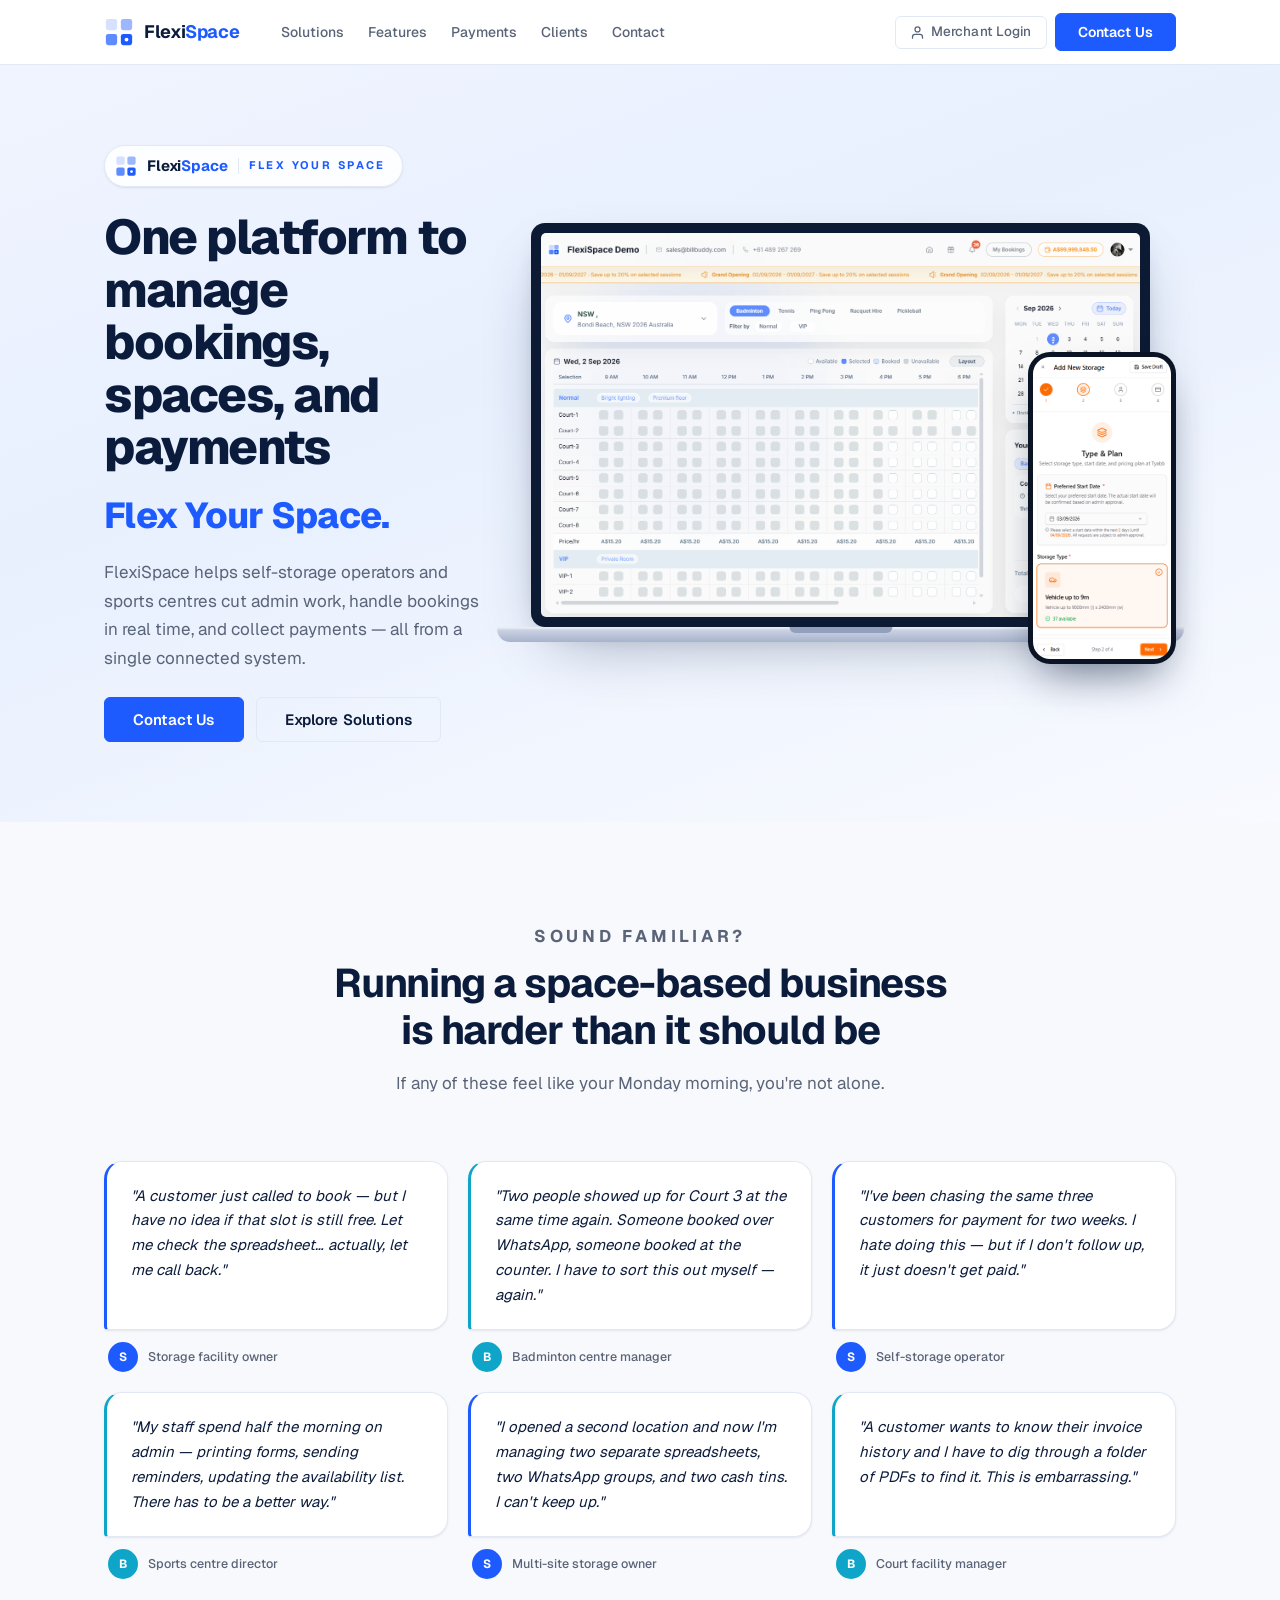
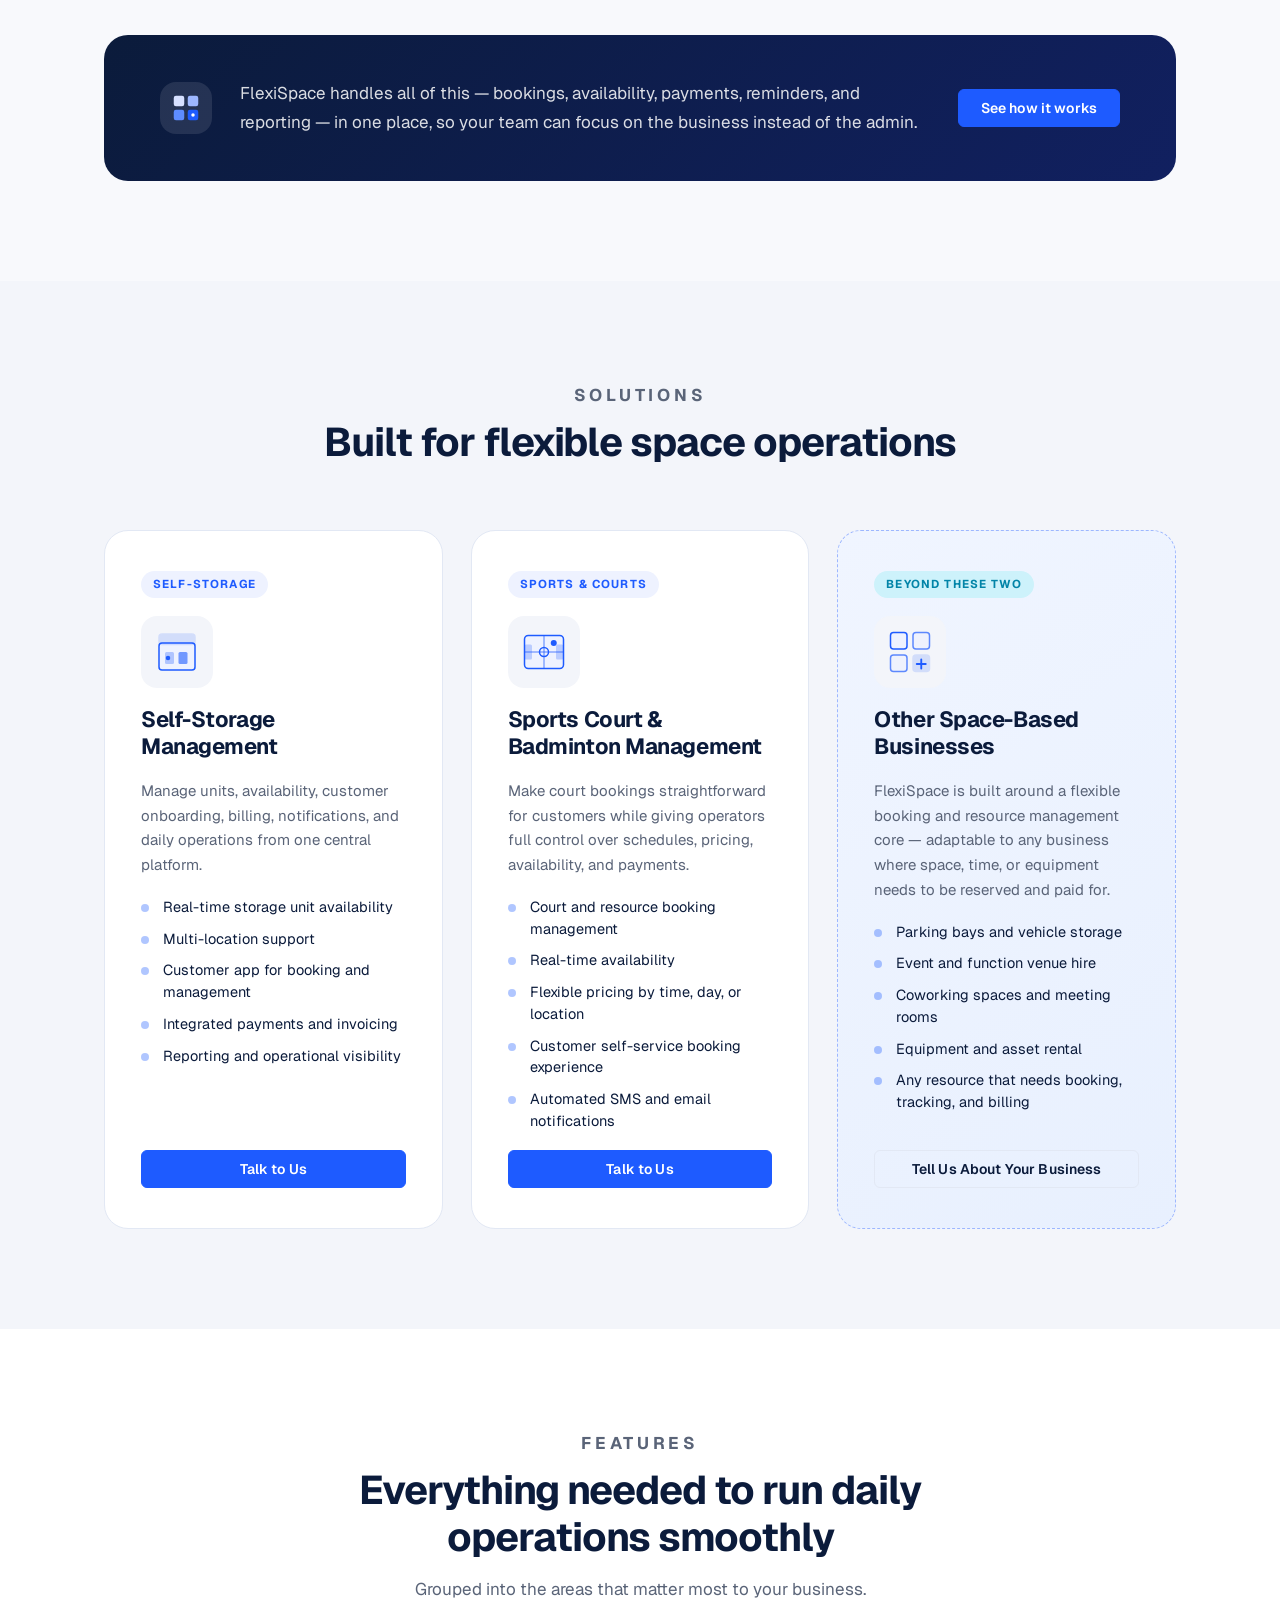
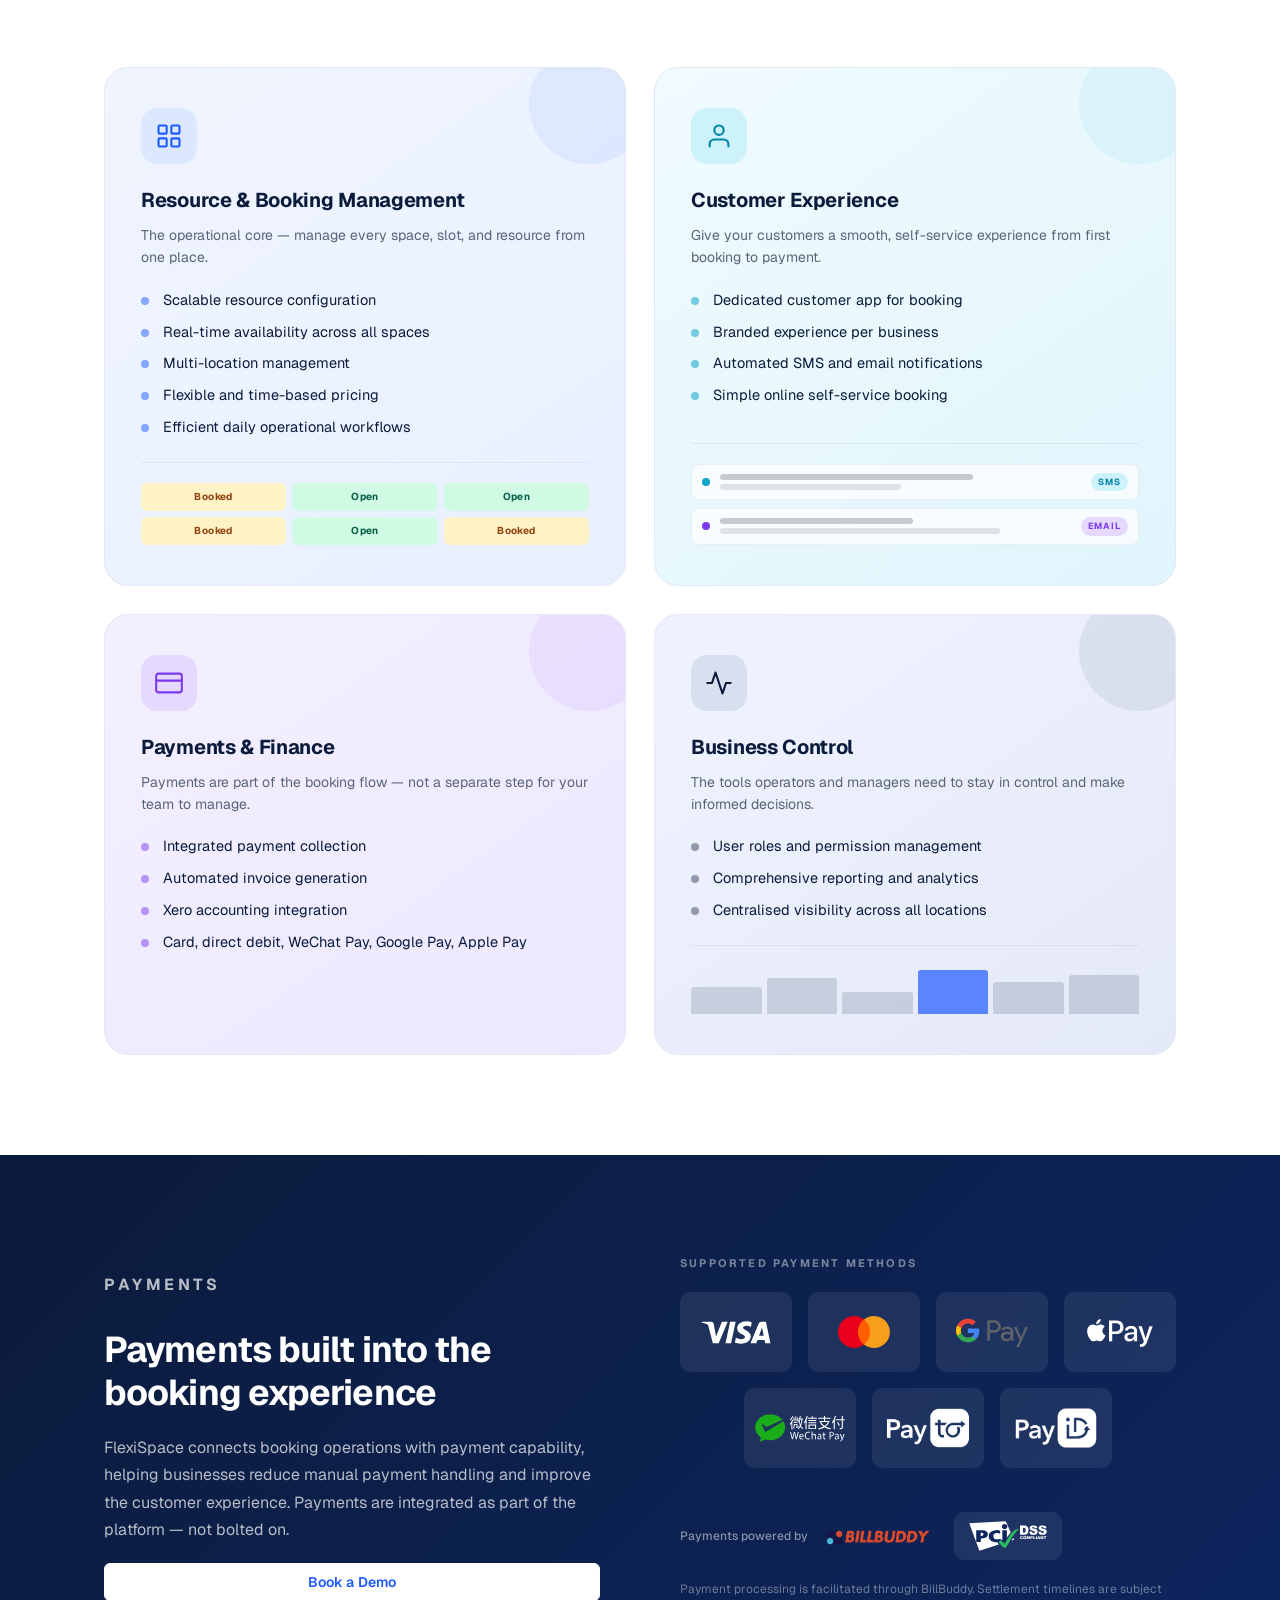
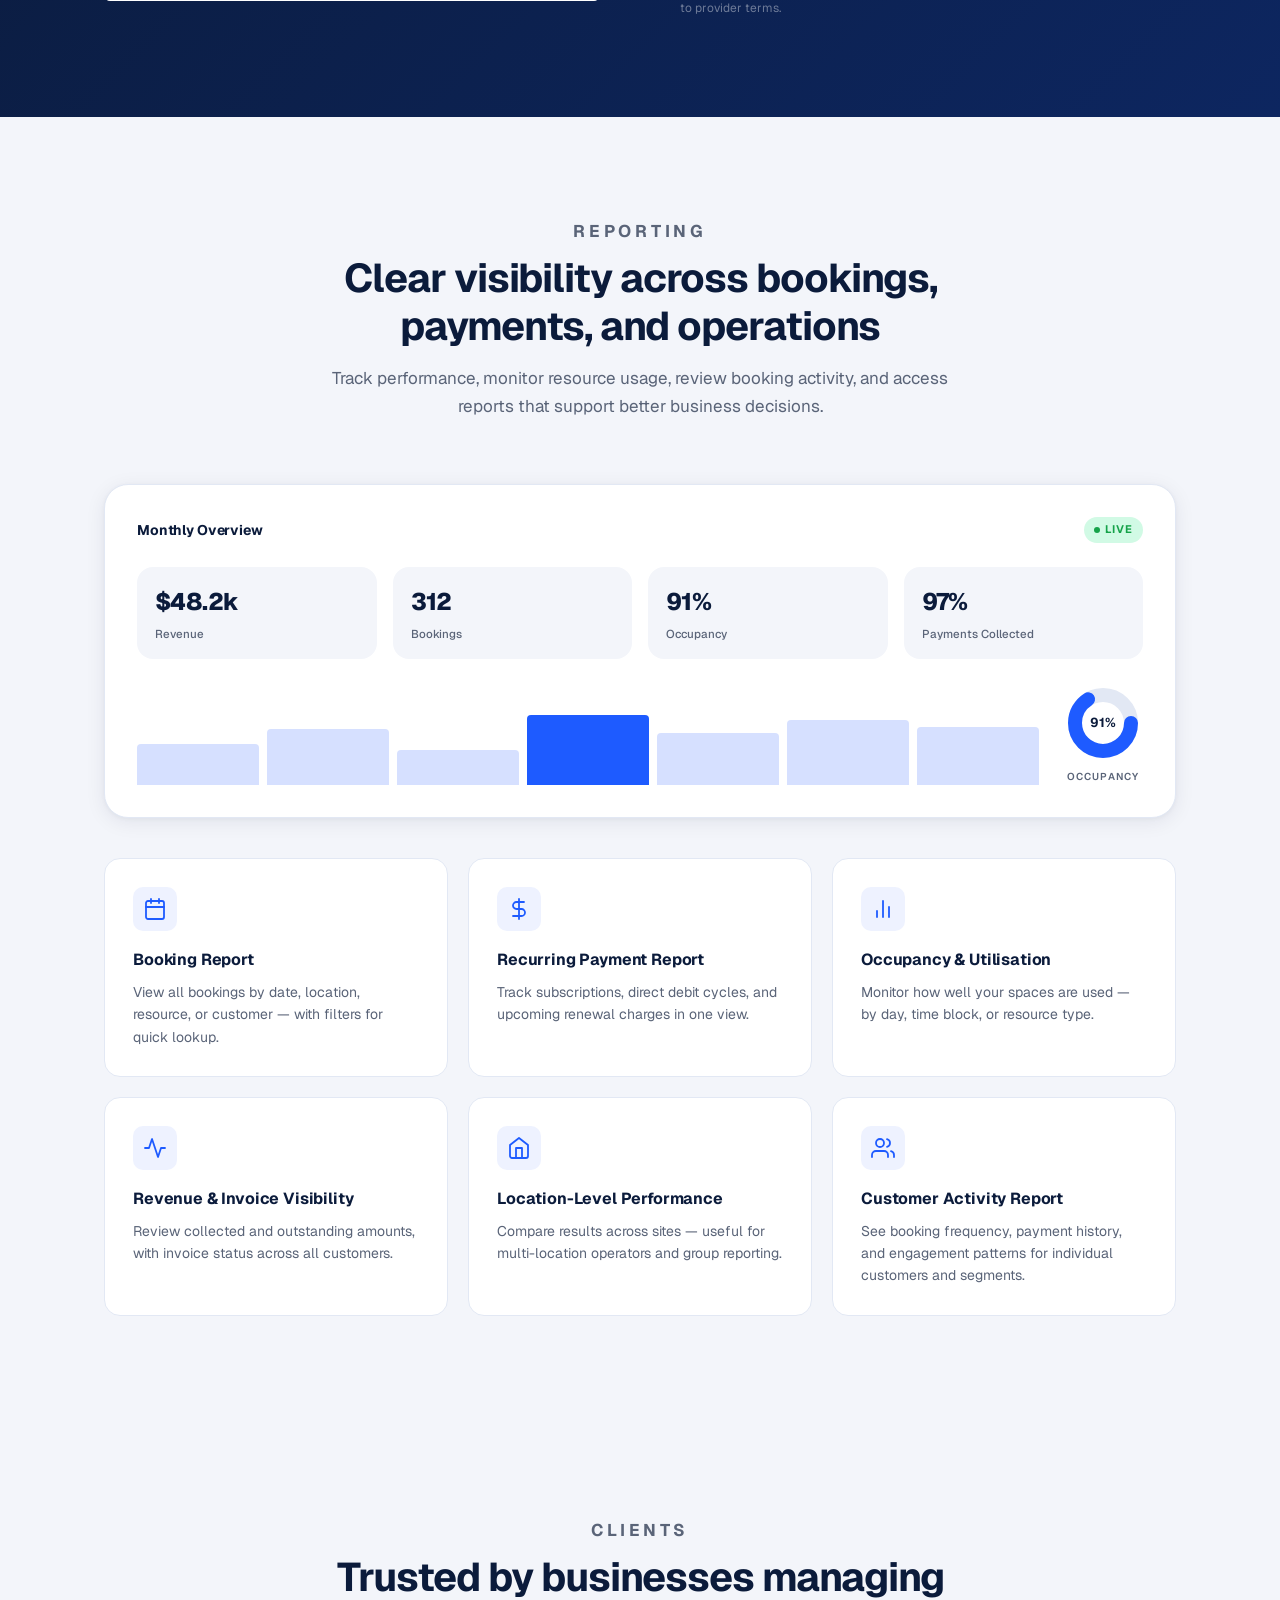
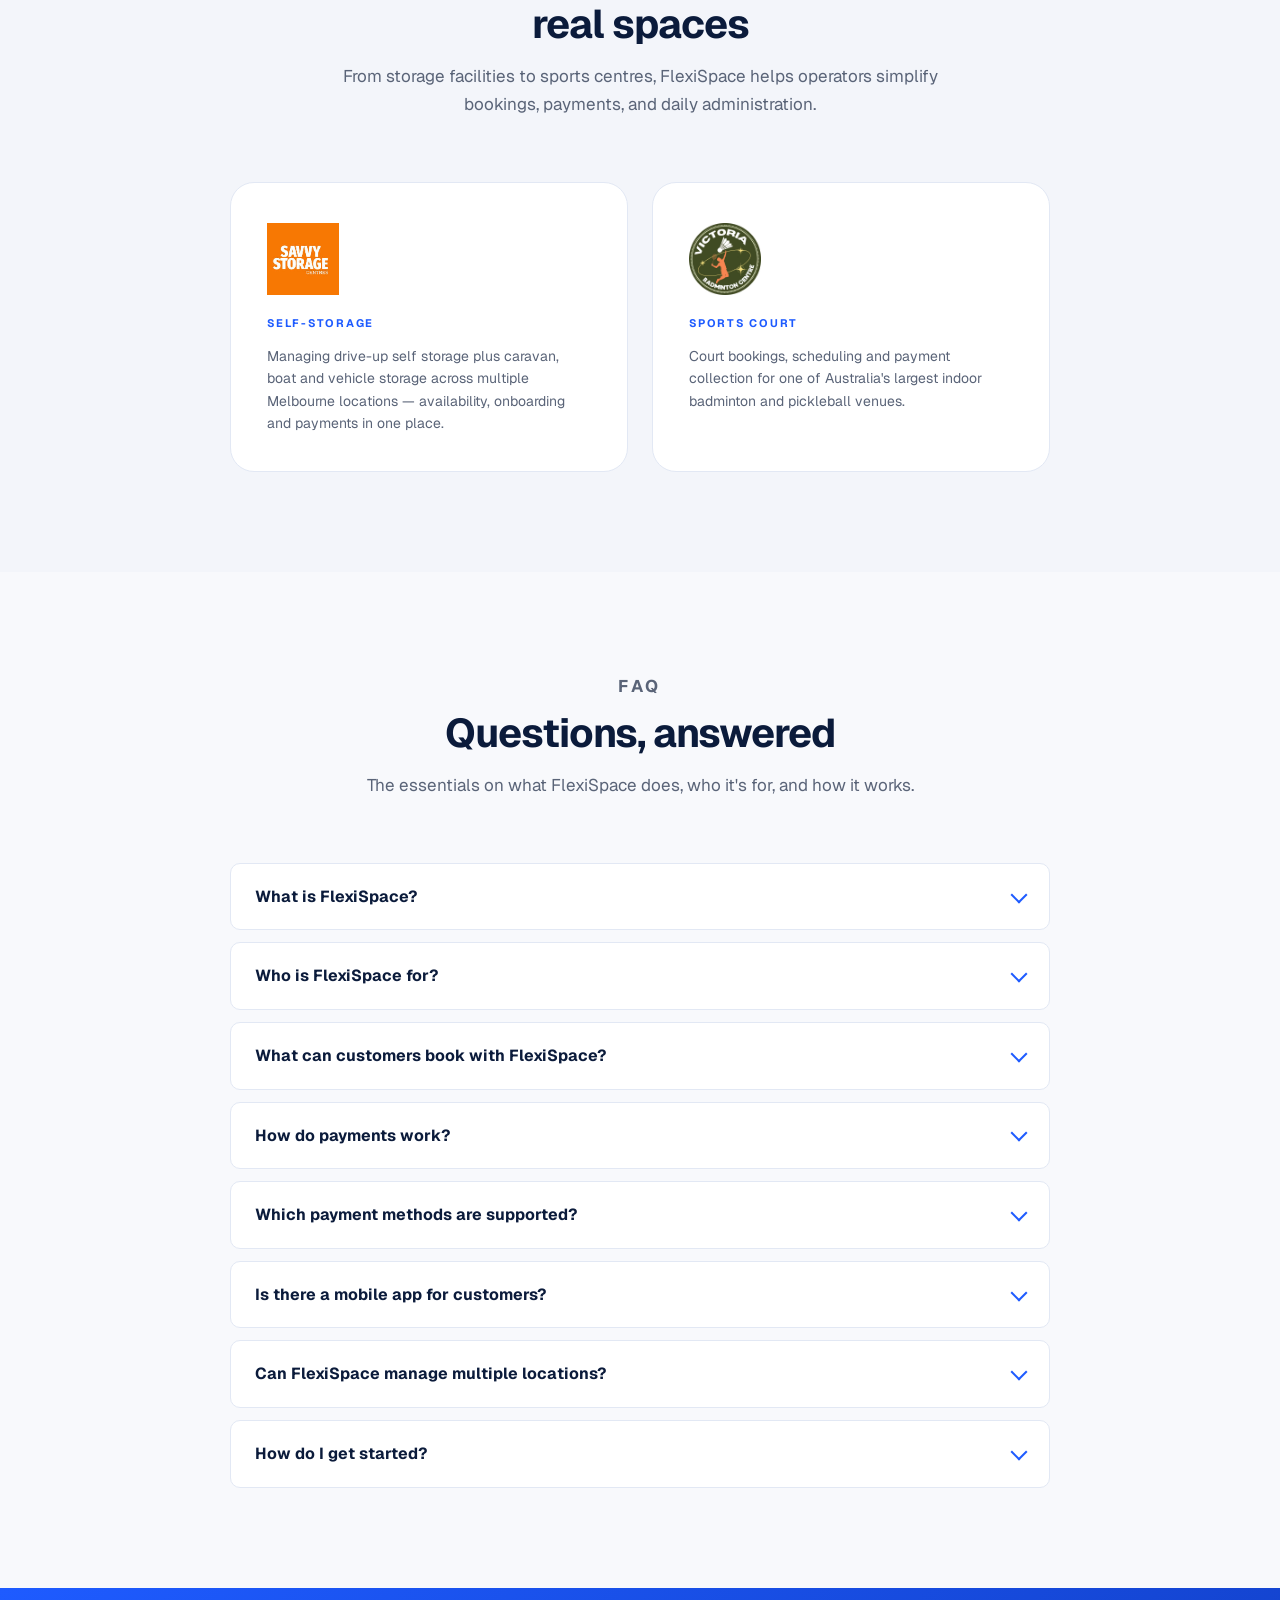
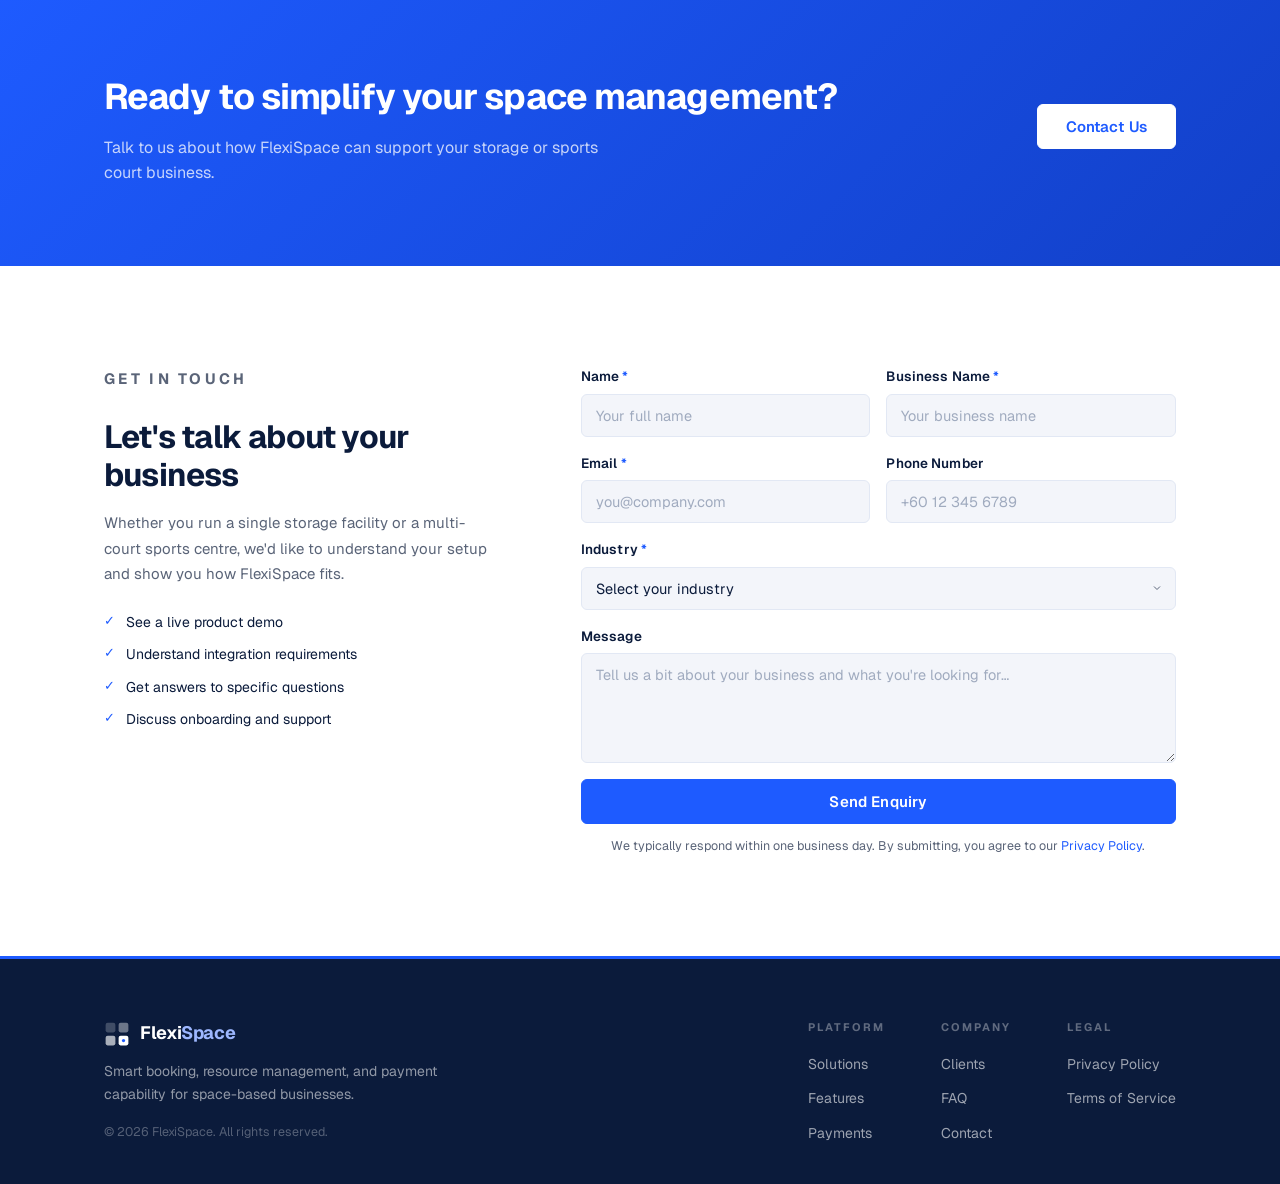
<file: index.html>
<!doctype html>
<html lang="en">
<head>
  <meta charset="utf-8" />
  <meta name="google-site-verification" content="gmSFHXnNNxuq0Q97L1HBFZqB6OiCsT_LtN3_jStMKjU" />
  <title>FlexiSpace — Smart Booking &amp; Resource Management Software</title>
  <meta name="viewport" content="width=device-width, initial-scale=1" />
  <meta name="description" content="Booking and payment software for self-storage operators and sports & court venues — manage real-time availability, automate bookings and collect payments." />
  <meta name="keywords" content="self-storage management software, sports court booking software, badminton court booking system, resource booking management, space management software, booking and payment platform, storage unit management, real-time availability, integrated payments" />
  <meta name="author" content="Bill Buddy" />
  <meta name="robots" content="index, follow, max-image-preview:large, max-snippet:-1" />
  <link rel="canonical" href="https://flexispace.com.au/" />

  <!-- Open Graph -->
  <meta property="og:type" content="website" />
  <meta property="og:site_name" content="FlexiSpace" />
  <meta property="og:url" content="https://flexispace.com.au/" />
  <meta property="og:title" content="FlexiSpace — Smart Booking &amp; Resource Management Software" />
  <meta property="og:description" content="One platform to manage bookings, spaces and payments — for self-storage operators and sports &amp; court venues. Real-time availability and integrated payments." />
  <meta property="og:image" content="https://flexispace.com.au/assets/og-image.png" />
  <meta property="og:image:width" content="1200" />
  <meta property="og:image:height" content="630" />
  <meta property="og:image:alt" content="FlexiSpace — Flex Your Space. Smart booking, spaces and payments." />
  <meta property="og:locale" content="en_AU" />

  <!-- Twitter -->
  <meta name="twitter:card" content="summary_large_image" />
  <meta name="twitter:title" content="FlexiSpace — Smart Booking &amp; Resource Management Software" />
  <meta name="twitter:description" content="One platform to manage bookings, spaces and payments — for self-storage operators and sports &amp; court venues." />
  <meta name="twitter:image" content="https://flexispace.com.au/assets/og-image.png" />

  <meta name="theme-color" content="#1E5BFF" />
  <link rel="icon" type="image/svg+xml" href="assets/svg/flexispace-icon.svg" />
  <link rel="apple-touch-icon" href="assets/apple-touch-icon.png" />
  <link rel="preconnect" href="https://fonts.googleapis.com" />
  <link rel="preconnect" href="https://fonts.gstatic.com" crossorigin />
  <link href="https://fonts.googleapis.com/css2?family=Geist:wght@400;500;600;700;800&family=Manrope:wght@400;500;600;700;800&display=swap" rel="stylesheet" />
  <link rel="stylesheet" href="styles.css" />

  <!-- Structured data (SEO + AI answer engines) -->
  <script type="application/ld+json">
  {
    "@context": "https://schema.org",
    "@graph": [
      {
        "@type": "Organization",
        "@id": "https://flexispace.com.au/#organization",
        "name": "FlexiSpace",
        "url": "https://flexispace.com.au/",
        "logo": "https://flexispace.com.au/assets/og-image.png",
        "email": "sales@billbuddy.com",
        "description": "FlexiSpace is a booking and payment platform for self-storage operators and sports/court businesses, built by Bill Buddy.",
        "parentOrganization": { "@type": "Organization", "name": "Bill Buddy" },
        "areaServed": { "@type": "Country", "name": "Australia" }
      },
      {
        "@type": "WebSite",
        "@id": "https://flexispace.com.au/#website",
        "url": "https://flexispace.com.au/",
        "name": "FlexiSpace",
        "publisher": { "@id": "https://flexispace.com.au/#organization" },
        "inLanguage": "en-AU"
      },
      {
        "@type": "SoftwareApplication",
        "name": "FlexiSpace",
        "applicationCategory": "BusinessApplication",
        "operatingSystem": "Web, iOS, Android",
        "url": "https://flexispace.com.au/",
        "publisher": { "@id": "https://flexispace.com.au/#organization" },
        "description": "Booking, resource management and integrated payments for self-storage operators and sports/court venues: real-time availability, multi-location management, automated invoicing and notifications, and reporting.",
        "offers": { "@type": "Offer", "price": "0", "priceCurrency": "AUD", "description": "Contact FlexiSpace for pricing." },
        "areaServed": { "@type": "Country", "name": "Australia" }
      }
    ]
  }
  </script>

  <!-- Plausible Analytics (cookieless) — pageviews + outbound links + file downloads -->
  <script defer data-domain="flexispace.com.au" src="https://plausible.io/js/script.file-downloads.outbound-links.js"></script>
  <script>window.plausible = window.plausible || function () { (window.plausible.q = window.plausible.q || []).push(arguments) }</script>
</head>
<body>

<!-- ════════════════════════════════════════════════════════════
     HEADER / NAV
════════════════════════════════════════════════════════════ -->
<header class="site-header">
  <div class="container nav-inner">

    <a href="#top" class="nav-logo" aria-label="FlexiSpace — home">
      <svg class="nav-logo__icon" width="30" height="30" viewBox="0 0 64 64" fill="none" aria-hidden="true">
        <rect x="4"  y="4"  width="24" height="24" rx="5" fill="#D6E0FF"/>
        <rect x="36" y="4"  width="24" height="24" rx="5" fill="#9DB7FF"/>
        <rect x="4"  y="36" width="24" height="24" rx="5" fill="#5E8CFF"/>
        <rect x="36" y="36" width="24" height="24" rx="5" fill="#1E5BFF"/>
        <circle cx="48" cy="48" r="4" fill="#fff"/>
      </svg>
      <span class="nav-logo__text">Flexi<span class="accent">Space</span></span>
    </a>

    <!-- Mobile hamburger -->
    <button class="nav-toggle" aria-label="Toggle menu" aria-expanded="false" aria-controls="nav-menu">
      <span></span><span></span><span></span>
    </button>

    <nav class="nav-links" id="nav-menu" aria-label="Primary">
      <a href="#solutions">Solutions</a>
      <a href="#features">Features</a>
      <a href="#payments">Payments</a>
      <a href="#clients">Clients</a>
      <a href="#contact">Contact</a>
    </nav>

    <div class="nav-actions">
      <a href="https://merchant.flexispace.com.au/login" class="btn btn-ghost-sm" aria-label="Merchant portal login" target="_blank" rel="noopener">
        <svg width="15" height="15" viewBox="0 0 24 24" fill="none" stroke="currentColor" stroke-width="2" stroke-linecap="round" stroke-linejoin="round" aria-hidden="true">
          <path d="M20 21v-2a4 4 0 0 0-4-4H8a4 4 0 0 0-4 4v2"/>
          <circle cx="12" cy="7" r="4"/>
        </svg>
        Merchant Login
      </a>
      <a href="#contact" class="btn btn-primary nav-cta">Contact Us</a>
    </div>
  </div>
</header>


<!-- ════════════════════════════════════════════════════════════
     HERO
════════════════════════════════════════════════════════════ -->
<section class="hero" aria-label="Hero">
  <div class="container hero-inner">

    <div class="hero-content">
      <!-- Logo with tagline lockup -->
      <div class="hero-lockup">
        <svg width="22" height="22" viewBox="0 0 64 64" fill="none" aria-hidden="true">
          <rect x="4"  y="4"  width="24" height="24" rx="5" fill="#D6E0FF"/>
          <rect x="36" y="4"  width="24" height="24" rx="5" fill="#9DB7FF"/>
          <rect x="4"  y="36" width="24" height="24" rx="5" fill="#5E8CFF"/>
          <rect x="36" y="36" width="24" height="24" rx="5" fill="#1E5BFF"/>
          <circle cx="48" cy="48" r="4" fill="#fff"/>
        </svg>
        <span class="hero-lockup__word">Flexi<span class="accent">Space</span></span>
        <span class="hero-lockup__divider" aria-hidden="true"></span>
        <span class="hero-lockup__tagline">Flex Your Space</span>
      </div>
      <h1>One platform to manage bookings, spaces, and payments</h1>
      <p class="hero-tagline">Flex Your Space.</p>
      <p class="hero-sub">FlexiSpace helps self-storage operators and sports centres cut admin work, handle bookings in real time, and collect payments — all from a single connected system.</p>
      <div class="hero-actions">
        <a href="#contact" class="btn btn-primary btn-lg">Contact Us</a>
        <a href="#solutions" class="btn btn-outline btn-lg">Explore Solutions</a>
      </div>
    </div>

    <!-- Dual-device hero: desktop booking dashboard (laptop) + phone booking app -->
    <div class="hero-visual">
      <div class="hero-shots">
        <div class="device-laptop">
          <div class="device-laptop__frame">
            <img src="assets/hero-desktop.png" width="1406" height="901"
                 alt="FlexiSpace court booking dashboard on desktop" loading="eager" />
          </div>
          <div class="device-laptop__base"></div>
        </div>
        <div class="device-phone">
          <div class="device-phone__frame">
            <img src="assets/hero-mobile.png" width="326" height="712"
                 alt="FlexiSpace self-storage booking on mobile" loading="eager" />
          </div>
        </div>
      </div>
    </div>
  </div>
</section>


<!-- ════════════════════════════════════════════════════════════
     PAIN POINTS
════════════════════════════════════════════════════════════ -->
<section class="pain" id="pain" aria-labelledby="pain-title">
  <div class="container">

    <div class="section-head">
      <p class="eyebrow">Sound familiar?</p>
      <h2 id="pain-title">Running a space-based business is harder than it should be</h2>
      <p>If any of these feel like your Monday morning, you're not alone.</p>
    </div>

    <!-- Thought bubbles grid -->
    <div class="pain-thoughts">

      <div class="thought thought--1">
        <div class="thought__bubble">
          "A customer just called to book — but I have no idea if that slot is still free. Let me check the spreadsheet… actually, let me call back."
        </div>
        <div class="thought__meta">
          <div class="thought__avatar" aria-hidden="true">S</div>
          <span>Storage facility owner</span>
        </div>
      </div>

      <div class="thought thought--2">
        <div class="thought__bubble">
          "Two people showed up for Court 3 at the same time again. Someone booked over WhatsApp, someone booked at the counter. I have to sort this out myself — again."
        </div>
        <div class="thought__meta">
          <div class="thought__avatar thought__avatar--teal" aria-hidden="true">B</div>
          <span>Badminton centre manager</span>
        </div>
      </div>

      <div class="thought thought--3">
        <div class="thought__bubble">
          "I've been chasing the same three customers for payment for two weeks. I hate doing this — but if I don't follow up, it just doesn't get paid."
        </div>
        <div class="thought__meta">
          <div class="thought__avatar" aria-hidden="true">S</div>
          <span>Self-storage operator</span>
        </div>
      </div>

      <div class="thought thought--4">
        <div class="thought__bubble">
          "My staff spend half the morning on admin — printing forms, sending reminders, updating the availability list. There has to be a better way."
        </div>
        <div class="thought__meta">
          <div class="thought__avatar thought__avatar--teal" aria-hidden="true">B</div>
          <span>Sports centre director</span>
        </div>
      </div>

      <div class="thought thought--5">
        <div class="thought__bubble">
          "I opened a second location and now I'm managing two separate spreadsheets, two WhatsApp groups, and two cash tins. I can't keep up."
        </div>
        <div class="thought__meta">
          <div class="thought__avatar" aria-hidden="true">S</div>
          <span>Multi-site storage owner</span>
        </div>
      </div>

      <div class="thought thought--6">
        <div class="thought__bubble">
          "A customer wants to know their invoice history and I have to dig through a folder of PDFs to find it. This is embarrassing."
        </div>
        <div class="thought__meta">
          <div class="thought__avatar thought__avatar--teal" aria-hidden="true">B</div>
          <span>Court facility manager</span>
        </div>
      </div>

    </div>

    <!-- Resolution -->
    <div class="pain-resolution">
      <div class="pain-resolution__icon" aria-hidden="true">
        <svg width="28" height="28" viewBox="0 0 64 64" fill="none">
          <rect x="4"  y="4"  width="24" height="24" rx="5" fill="#D6E0FF"/>
          <rect x="36" y="4"  width="24" height="24" rx="5" fill="#9DB7FF"/>
          <rect x="4"  y="36" width="24" height="24" rx="5" fill="#5E8CFF"/>
          <rect x="36" y="36" width="24" height="24" rx="5" fill="#1E5BFF"/>
          <circle cx="48" cy="48" r="4" fill="#fff"/>
        </svg>
      </div>
      <p>FlexiSpace handles all of this — bookings, availability, payments, reminders, and reporting — in one place, so your team can focus on the business instead of the admin.</p>
      <a href="#solutions" class="btn btn-primary">See how it works</a>
    </div>

  </div>
</section>


<!-- ════════════════════════════════════════════════════════════
     SOLUTIONS
════════════════════════════════════════════════════════════ -->
<section class="solutions" id="solutions" aria-labelledby="solutions-title">
  <div class="container">
    <div class="section-head">
      <p class="eyebrow">Solutions</p>
      <h2 id="solutions-title">Built for flexible space operations</h2>
    </div>

    <div class="solutions-grid">

      <!-- Card 1 -->
      <div class="solution-card">
        <div class="solution-card__tag">Self-Storage</div>
        <div class="solution-card__visual" aria-hidden="true">
          <svg width="48" height="48" viewBox="0 0 64 64" fill="none">
            <rect x="8" y="20" width="48" height="36" rx="4" fill="#EEF2FF" stroke="#1E5BFF" stroke-width="2"/>
            <rect x="8" y="8" width="48" height="14" rx="4" fill="#1E5BFF" opacity="0.15" stroke="#1E5BFF" stroke-width="2"/>
            <rect x="16" y="32" width="12" height="16" rx="2" fill="#1E5BFF" opacity="0.3"/>
            <rect x="34" y="32" width="12" height="16" rx="2" fill="#1E5BFF" opacity="0.6"/>
            <circle cx="20" cy="40" r="3" fill="#1E5BFF"/>
          </svg>
        </div>
        <h3>Self-Storage Management</h3>
        <p>Manage units, availability, customer onboarding, billing, notifications, and daily operations from one central platform.</p>
        <ul class="solution-list">
          <li>Real-time storage unit availability</li>
          <li>Multi-location support</li>
          <li>Customer app for booking and management</li>
          <li>Integrated payments and invoicing</li>
          <li>Reporting and operational visibility</li>
        </ul>
        <a href="#contact" class="btn btn-primary">Talk to Us</a>
      </div>

      <!-- Card 2 -->
      <div class="solution-card">
        <div class="solution-card__tag">Sports &amp; Courts</div>
        <div class="solution-card__visual" aria-hidden="true">
          <svg width="48" height="48" viewBox="0 0 64 64" fill="none">
            <rect x="6" y="10" width="52" height="44" rx="5" fill="#EEF2FF" stroke="#1E5BFF" stroke-width="2"/>
            <line x1="32" y1="10" x2="32" y2="54" stroke="#1E5BFF" stroke-width="2" opacity="0.5"/>
            <line x1="6"  y1="32" x2="58" y2="32" stroke="#1E5BFF" stroke-width="2" opacity="0.5"/>
            <circle cx="32" cy="32" r="6" stroke="#1E5BFF" stroke-width="2" fill="none"/>
            <rect x="6"  y="22" width="10" height="20" rx="2" fill="#1E5BFF" opacity="0.25"/>
            <rect x="48" y="22" width="10" height="20" rx="2" fill="#1E5BFF" opacity="0.25"/>
            <circle cx="45" cy="20" r="4" fill="#1E5BFF"/>
          </svg>
        </div>
        <h3>Sports Court &amp; Badminton Management</h3>
        <p>Make court bookings straightforward for customers while giving operators full control over schedules, pricing, availability, and payments.</p>
        <ul class="solution-list">
          <li>Court and resource booking management</li>
          <li>Real-time availability</li>
          <li>Flexible pricing by time, day, or location</li>
          <li>Customer self-service booking experience</li>
          <li>Automated SMS and email notifications</li>
        </ul>
        <a href="#contact" class="btn btn-primary">Talk to Us</a>
      </div>

      <!-- Card 3 — Other Industries -->
      <div class="solution-card solution-card--other">
        <div class="solution-card__tag solution-card__tag--teal">Beyond These Two</div>
        <div class="solution-card__visual" aria-hidden="true">
          <svg width="48" height="48" viewBox="0 0 64 64" fill="none">
            <!-- 4-quadrant grid suggesting "many types" -->
            <rect x="6"  y="6"  width="22" height="22" rx="4" fill="#EEF2FF" stroke="#1E5BFF" stroke-width="2"/>
            <rect x="36" y="6"  width="22" height="22" rx="4" fill="#EEF2FF" stroke="#1E5BFF" stroke-width="2" opacity="0.7"/>
            <rect x="6"  y="36" width="22" height="22" rx="4" fill="#EEF2FF" stroke="#1E5BFF" stroke-width="2" opacity="0.7"/>
            <rect x="36" y="36" width="22" height="22" rx="4" fill="#1E5BFF" opacity="0.15" stroke="#1E5BFF" stroke-width="2"/>
            <!-- Plus symbol in bottom-right cell -->
            <line x1="47" y1="42" x2="47" y2="54" stroke="#1E5BFF" stroke-width="2.5" stroke-linecap="round"/>
            <line x1="41" y1="48" x2="53" y2="48" stroke="#1E5BFF" stroke-width="2.5" stroke-linecap="round"/>
          </svg>
        </div>
        <h3>Other Space-Based Businesses</h3>
        <p>FlexiSpace is built around a flexible booking and resource management core — adaptable to any business where space, time, or equipment needs to be reserved and paid for.</p>
        <ul class="solution-list">
          <li>Parking bays and vehicle storage</li>
          <li>Event and function venue hire</li>
          <li>Coworking spaces and meeting rooms</li>
          <li>Equipment and asset rental</li>
          <li>Any resource that needs booking, tracking, and billing</li>
        </ul>
        <a href="#contact" class="btn btn-outline">Tell Us About Your Business</a>
      </div>

    </div>
  </div>
</section>


<!-- ════════════════════════════════════════════════════════════
     FEATURES
════════════════════════════════════════════════════════════ -->
<section class="features" id="features" aria-labelledby="features-title">
  <div class="container">
    <div class="section-head">
      <p class="eyebrow">Features</p>
      <h2 id="features-title">Everything needed to run daily operations smoothly</h2>
      <p>Grouped into the areas that matter most to your business.</p>
    </div>

    <div class="feature-categories">

      <!-- Category 1 — Resource & Booking -->
      <div class="feat-category feat-category--blue">
        <div class="feat-category__icon-wrap" aria-hidden="true">
          <svg width="28" height="28" viewBox="0 0 24 24" fill="none" stroke="currentColor" stroke-width="1.8" stroke-linecap="round" stroke-linejoin="round">
            <rect x="3" y="3" width="7" height="7" rx="1"/>
            <rect x="14" y="3" width="7" height="7" rx="1"/>
            <rect x="3" y="14" width="7" height="7" rx="1"/>
            <rect x="14" y="14" width="7" height="7" rx="1"/>
          </svg>
        </div>
        <h3>Resource &amp; Booking Management</h3>
        <p class="feat-category__desc">The operational core — manage every space, slot, and resource from one place.</p>
        <ul class="feat-list">
          <li>Scalable resource configuration</li>
          <li>Real-time availability across all spaces</li>
          <li>Multi-location management</li>
          <li>Flexible and time-based pricing</li>
          <li>Efficient daily operational workflows</li>
        </ul>
        <!-- Mini visual: availability grid -->
        <div class="feat-mini-visual" aria-hidden="true">
          <div class="fmv-grid">
            <div class="fmv-cell fmv-cell--booked">Booked</div>
            <div class="fmv-cell fmv-cell--avail">Open</div>
            <div class="fmv-cell fmv-cell--avail">Open</div>
            <div class="fmv-cell fmv-cell--booked">Booked</div>
            <div class="fmv-cell fmv-cell--avail">Open</div>
            <div class="fmv-cell fmv-cell--booked">Booked</div>
          </div>
        </div>
      </div>

      <!-- Category 2 — Customer Experience -->
      <div class="feat-category feat-category--teal">
        <div class="feat-category__icon-wrap" aria-hidden="true">
          <svg width="28" height="28" viewBox="0 0 24 24" fill="none" stroke="currentColor" stroke-width="1.8" stroke-linecap="round" stroke-linejoin="round">
            <path d="M20 21v-2a4 4 0 0 0-4-4H8a4 4 0 0 0-4 4v2"/>
            <circle cx="12" cy="7" r="4"/>
          </svg>
        </div>
        <h3>Customer Experience</h3>
        <p class="feat-category__desc">Give your customers a smooth, self-service experience from first booking to payment.</p>
        <ul class="feat-list">
          <li>Dedicated customer app for booking</li>
          <li>Branded experience per business</li>
          <li>Automated SMS and email notifications</li>
          <li>Simple online self-service booking</li>
        </ul>
        <!-- Mini visual: notification mockup -->
        <div class="feat-mini-visual" aria-hidden="true">
          <div class="fmv-notif">
            <div class="fmv-notif__dot"></div>
            <div class="fmv-notif__lines">
              <div class="fmv-line fmv-line--dark" style="width:70%"></div>
              <div class="fmv-line" style="width:50%"></div>
            </div>
            <span class="fmv-notif__badge">SMS</span>
          </div>
          <div class="fmv-notif" style="margin-top:8px">
            <div class="fmv-notif__dot fmv-notif__dot--email"></div>
            <div class="fmv-notif__lines">
              <div class="fmv-line fmv-line--dark" style="width:55%"></div>
              <div class="fmv-line" style="width:80%"></div>
            </div>
            <span class="fmv-notif__badge fmv-notif__badge--email">Email</span>
          </div>
        </div>
      </div>

      <!-- Category 3 — Payments & Finance -->
      <div class="feat-category feat-category--indigo">
        <div class="feat-category__icon-wrap" aria-hidden="true">
          <svg width="28" height="28" viewBox="0 0 24 24" fill="none" stroke="currentColor" stroke-width="1.8" stroke-linecap="round" stroke-linejoin="round">
            <rect x="1" y="4" width="22" height="16" rx="2" ry="2"/>
            <line x1="1" y1="10" x2="23" y2="10"/>
          </svg>
        </div>
        <h3>Payments &amp; Finance</h3>
        <p class="feat-category__desc">Payments are part of the booking flow — not a separate step for your team to manage.</p>
        <ul class="feat-list">
          <li>Integrated payment collection</li>
          <li>Automated invoice generation</li>
          <li>Xero accounting integration</li>
          <li>Card, direct debit, WeChat Pay, Google Pay, Apple Pay</li>
        </ul>
      </div>

      <!-- Category 4 — Business Control -->
      <div class="feat-category feat-category--navy">
        <div class="feat-category__icon-wrap" aria-hidden="true">
          <svg width="28" height="28" viewBox="0 0 24 24" fill="none" stroke="currentColor" stroke-width="1.8" stroke-linecap="round" stroke-linejoin="round">
            <polyline points="22 12 18 12 15 21 9 3 6 12 2 12"/>
          </svg>
        </div>
        <h3>Business Control</h3>
        <p class="feat-category__desc">The tools operators and managers need to stay in control and make informed decisions.</p>
        <ul class="feat-list">
          <li>User roles and permission management</li>
          <li>Comprehensive reporting and analytics</li>
          <li>Centralised visibility across all locations</li>
        </ul>
        <!-- Mini visual: bar chart -->
        <div class="feat-mini-visual" aria-hidden="true">
          <div class="fmv-chart">
            <div class="fmv-bar" style="height:55%"></div>
            <div class="fmv-bar" style="height:75%"></div>
            <div class="fmv-bar" style="height:45%"></div>
            <div class="fmv-bar fmv-bar--accent" style="height:90%"></div>
            <div class="fmv-bar" style="height:65%"></div>
            <div class="fmv-bar" style="height:80%"></div>
          </div>
        </div>
      </div>

    </div>
  </div>
</section>


<!-- ════════════════════════════════════════════════════════════
     PAYMENTS
════════════════════════════════════════════════════════════ -->
<section class="payments" id="payments" aria-labelledby="payments-title">
  <div class="container">

    <div class="payments-inner">
      <div class="payments-content">
        <p class="eyebrow eyebrow--light">Payments</p>
        <h2 id="payments-title">Payments built into the booking experience</h2>
        <p>FlexiSpace connects booking operations with payment capability, helping businesses reduce manual payment handling and improve the customer experience. Payments are integrated as part of the platform — not bolted on.</p>
        <a href="#contact" class="btn btn-white">Book a Demo</a>
      </div>

      <div class="payments-methods">
        <p class="payments-methods__label">Supported payment methods</p>
        <div class="pay-grid">
          <div class="pay-badge"><img src="assets/visa.svg" alt="Visa" class="pay-logo" /></div>
          <div class="pay-badge"><img src="assets/mastercard.svg" alt="Mastercard" class="pay-logo" /></div>
          <div class="pay-badge"><img src="assets/Google_Pay_Logo.svg" alt="Google Pay" class="pay-logo" /></div>
          <div class="pay-badge"><img src="assets/apple-pay.svg" alt="Apple Pay" class="pay-logo pay-logo--bump" /></div>
          <div class="pay-badge"><img src="assets/wechatpay.svg" alt="WeChat Pay" class="pay-logo pay-logo--bump" /></div>
          <div class="pay-badge"><img src="assets/payto.png" alt="PayTo" class="pay-logo pay-logo--bump" /></div>
          <div class="pay-badge"><img src="assets/payid.png" alt="PayID" class="pay-logo pay-logo--bump" /></div>
        </div>
        <div class="powered-by">
          <span class="powered-by__label">Payments powered by</span>
          <img src="assets/Billbuddy Logo-01 1.png" alt="BillBuddy" class="powered-by__logo" />
          <span class="pci-badge"><img src="assets/pci-dss.svg" alt="PCI DSS Compliant" /></span>
        </div>
        <p class="payments-disclaimer">Payment processing is facilitated through BillBuddy. Settlement timelines are subject to provider terms.</p>
      </div>
    </div>

  </div>
</section>


<!-- ════════════════════════════════════════════════════════════
     DASHBOARD / REPORTING
════════════════════════════════════════════════════════════ -->
<section class="reporting" id="reporting" aria-labelledby="reporting-title">
  <div class="container">
    <div class="section-head">
      <p class="eyebrow">Reporting</p>
      <h2 id="reporting-title">Clear visibility across bookings, payments, and operations</h2>
      <p>Track performance, monitor resource usage, review booking activity, and access reports that support better business decisions.</p>
    </div>

    <!-- Reporting mini-dashboard preview -->
    <div class="report-preview" aria-hidden="true">
      <div class="rp-card">
        <div class="rp-header">
          <span class="rp-title">Monthly Overview</span>
          <span class="rp-badge">Live</span>
        </div>
        <div class="rp-stats">
          <div class="rp-stat">
            <span class="rp-stat__val">$48.2k</span>
            <span class="rp-stat__lbl">Revenue</span>
          </div>
          <div class="rp-stat">
            <span class="rp-stat__val">312</span>
            <span class="rp-stat__lbl">Bookings</span>
          </div>
          <div class="rp-stat">
            <span class="rp-stat__val">91%</span>
            <span class="rp-stat__lbl">Occupancy</span>
          </div>
          <div class="rp-stat">
            <span class="rp-stat__val">97%</span>
            <span class="rp-stat__lbl">Payments Collected</span>
          </div>
        </div>
        <div class="rp-chart-row">
          <div class="rp-bar-chart">
            <div class="rp-bar" style="height:52%"><span class="rp-bar__tip">$6.1k</span></div>
            <div class="rp-bar" style="height:70%"><span class="rp-bar__tip">$8.2k</span></div>
            <div class="rp-bar" style="height:44%"><span class="rp-bar__tip">$5.2k</span></div>
            <div class="rp-bar rp-bar--hi" style="height:88%"><span class="rp-bar__tip">$10.3k</span></div>
            <div class="rp-bar" style="height:65%"><span class="rp-bar__tip">$7.6k</span></div>
            <div class="rp-bar" style="height:82%"><span class="rp-bar__tip">$9.6k</span></div>
            <div class="rp-bar" style="height:73%"><span class="rp-bar__tip">$8.5k</span></div>
          </div>
          <div class="rp-donut-wrap">
            <svg class="rp-donut" viewBox="0 0 80 80" width="80" height="80">
              <circle cx="40" cy="40" r="28" fill="none" stroke="#E2E8F4" stroke-width="14"/>
              <circle cx="40" cy="40" r="28" fill="none" stroke="#1E5BFF" stroke-width="14"
                stroke-dasharray="160 176" stroke-dashoffset="44" stroke-linecap="round"/>
              <text x="40" y="44" text-anchor="middle" font-size="13" font-weight="700" fill="#0B1B3B" font-family="Geist,sans-serif">91%</text>
            </svg>
            <span class="rp-donut-lbl">Occupancy</span>
          </div>
        </div>
      </div>
    </div>

    <div class="report-grid">
      <div class="report-card">
        <div class="report-card__icon" aria-hidden="true">
          <svg width="24" height="24" viewBox="0 0 24 24" fill="none" stroke="currentColor" stroke-width="1.8" stroke-linecap="round" stroke-linejoin="round">
            <rect x="3" y="4" width="18" height="18" rx="2" ry="2"/>
            <line x1="16" y1="2" x2="16" y2="6"/>
            <line x1="8"  y1="2" x2="8"  y2="6"/>
            <line x1="3"  y1="10" x2="21" y2="10"/>
          </svg>
        </div>
        <h4>Booking Report</h4>
        <p>View all bookings by date, location, resource, or customer — with filters for quick lookup.</p>
      </div>
      <div class="report-card">
        <div class="report-card__icon" aria-hidden="true">
          <svg width="24" height="24" viewBox="0 0 24 24" fill="none" stroke="currentColor" stroke-width="1.8" stroke-linecap="round" stroke-linejoin="round">
            <path d="M12 2v20M17 5H9.5a3.5 3.5 0 0 0 0 7h5a3.5 3.5 0 0 1 0 7H6"/>
          </svg>
        </div>
        <h4>Recurring Payment Report</h4>
        <p>Track subscriptions, direct debit cycles, and upcoming renewal charges in one view.</p>
      </div>
      <div class="report-card">
        <div class="report-card__icon" aria-hidden="true">
          <svg width="24" height="24" viewBox="0 0 24 24" fill="none" stroke="currentColor" stroke-width="1.8" stroke-linecap="round" stroke-linejoin="round">
            <line x1="18" y1="20" x2="18" y2="10"/>
            <line x1="12" y1="20" x2="12" y2="4"/>
            <line x1="6"  y1="20" x2="6"  y2="14"/>
          </svg>
        </div>
        <h4>Occupancy &amp; Utilisation</h4>
        <p>Monitor how well your spaces are used — by day, time block, or resource type.</p>
      </div>
      <div class="report-card">
        <div class="report-card__icon" aria-hidden="true">
          <svg width="24" height="24" viewBox="0 0 24 24" fill="none" stroke="currentColor" stroke-width="1.8" stroke-linecap="round" stroke-linejoin="round">
            <polyline points="22 12 18 12 15 21 9 3 6 12 2 12"/>
          </svg>
        </div>
        <h4>Revenue &amp; Invoice Visibility</h4>
        <p>Review collected and outstanding amounts, with invoice status across all customers.</p>
      </div>
      <div class="report-card">
        <div class="report-card__icon" aria-hidden="true">
          <svg width="24" height="24" viewBox="0 0 24 24" fill="none" stroke="currentColor" stroke-width="1.8" stroke-linecap="round" stroke-linejoin="round">
            <path d="M3 9l9-7 9 7v11a2 2 0 0 1-2 2H5a2 2 0 0 1-2-2z"/>
            <polyline points="9 22 9 12 15 12 15 22"/>
          </svg>
        </div>
        <h4>Location-Level Performance</h4>
        <p>Compare results across sites — useful for multi-location operators and group reporting.</p>
      </div>
      <div class="report-card">
        <div class="report-card__icon" aria-hidden="true">
          <svg width="24" height="24" viewBox="0 0 24 24" fill="none" stroke="currentColor" stroke-width="1.8" stroke-linecap="round" stroke-linejoin="round">
            <path d="M17 21v-2a4 4 0 0 0-4-4H5a4 4 0 0 0-4 4v2"/>
            <circle cx="9" cy="7" r="4"/>
            <path d="M23 21v-2a4 4 0 0 0-3-3.87"/>
            <path d="M16 3.13a4 4 0 0 1 0 7.75"/>
          </svg>
        </div>
        <h4>Customer Activity Report</h4>
        <p>See booking frequency, payment history, and engagement patterns for individual customers and segments.</p>
      </div>
    </div>
  </div>
</section>


<!-- ════════════════════════════════════════════════════════════
     CLIENTS
════════════════════════════════════════════════════════════ -->
<section class="clients" id="clients" aria-labelledby="clients-title">
  <div class="container">
    <div class="section-head">
      <p class="eyebrow">Clients</p>
      <h2 id="clients-title">Trusted by businesses managing real spaces</h2>
      <p>From storage facilities to sports centres, FlexiSpace helps operators simplify bookings, payments, and daily administration.</p>
    </div>

    <div class="client-grid">
      <div class="client-card">
        <div class="client-card__logo">
          <img src="assets/svg/savvystorage.jpg" alt="Savvy Storage Centres" />
        </div>
        <p class="client-card__type">Self-Storage</p>
        <p class="client-card__desc">Managing drive-up self storage plus caravan, boat and vehicle storage across multiple Melbourne locations — availability, onboarding and payments in one place.</p>
      </div>

      <div class="client-card">
        <div class="client-card__logo">
          <img src="assets/svg/VictoriaBadmintonCentre.jpg" alt="Victoria Badminton Centre" />
        </div>
        <p class="client-card__type">Sports Court</p>
        <p class="client-card__desc">Court bookings, scheduling and payment collection for one of Australia's largest indoor badminton and pickleball venues.</p>
      </div>
    </div>
  </div>
</section>


<!-- ════════════════════════════════════════════════════════════
     FAQ
════════════════════════════════════════════════════════════ -->
<section class="faq" id="faq" aria-labelledby="faq-title">
  <div class="container">
    <div class="section-head">
      <p class="eyebrow">FAQ</p>
      <h2 id="faq-title">Questions, answered</h2>
      <p>The essentials on what FlexiSpace does, who it's for, and how it works.</p>
    </div>

    <div class="faq-list">
      <details class="faq-item">
        <summary>What is FlexiSpace?</summary>
        <div class="faq-item__body">
          <p>FlexiSpace is a booking and payment platform for space-based businesses — self-storage operators and sports/court venues. It manages bookings, real-time availability, payments, invoicing, notifications and reporting from one connected system.</p>
        </div>
      </details>

      <details class="faq-item">
        <summary>Who is FlexiSpace for?</summary>
        <div class="faq-item__body">
          <p>Self-storage operators (including caravan, boat and vehicle storage) and sports/court businesses such as badminton and pickleball centres. Its flexible booking core also suits other space-based operations like parking, event venues, coworking spaces and equipment hire.</p>
        </div>
      </details>

      <details class="faq-item">
        <summary>What can customers book with FlexiSpace?</summary>
        <div class="faq-item__body">
          <p>Any bookable space, slot or resource — storage units, courts, rooms or equipment — with real-time availability, flexible time-based pricing and a simple self-service online booking experience.</p>
        </div>
      </details>

      <details class="faq-item">
        <summary>How do payments work?</summary>
        <div class="faq-item__body">
          <p>Payments are built into the booking flow, not bolted on. FlexiSpace handles integrated payment collection, automated invoice generation and Xero accounting integration. Payment processing is facilitated through Bill Buddy.</p>
        </div>
      </details>

      <details class="faq-item">
        <summary>Which payment methods are supported?</summary>
        <div class="faq-item__body">
          <p>Card, direct debit, WeChat Pay, Google Pay, Apple Pay, PayTo and PayID.</p>
        </div>
      </details>

      <details class="faq-item">
        <summary>Is there a mobile app for customers?</summary>
        <div class="faq-item__body">
          <p>Yes — FlexiSpace includes a dedicated, branded customer app for booking and managing reservations, backed by automated SMS and email notifications.</p>
        </div>
      </details>

      <details class="faq-item">
        <summary>Can FlexiSpace manage multiple locations?</summary>
        <div class="faq-item__body">
          <p>Yes. It supports multi-location management with centralised visibility and location-level reporting across all of your sites.</p>
        </div>
      </details>

      <details class="faq-item">
        <summary>How do I get started?</summary>
        <div class="faq-item__body">
          <p>Get in touch through the <a href="#contact">contact form</a> or email <a href="mailto:sales@billbuddy.com">sales@billbuddy.com</a> to see a live demo and discuss onboarding for your storage or court business.</p>
        </div>
      </details>
    </div>
  </div>
</section>

<script type="application/ld+json">
{
  "@context": "https://schema.org",
  "@type": "FAQPage",
  "mainEntity": [
    { "@type": "Question", "name": "What is FlexiSpace?", "acceptedAnswer": { "@type": "Answer", "text": "FlexiSpace is a booking and payment platform for space-based businesses — self-storage operators and sports/court venues. It manages bookings, real-time availability, payments, invoicing, notifications and reporting from one connected system." } },
    { "@type": "Question", "name": "Who is FlexiSpace for?", "acceptedAnswer": { "@type": "Answer", "text": "Self-storage operators (including caravan, boat and vehicle storage) and sports/court businesses such as badminton and pickleball centres. Its flexible booking core also suits other space-based operations like parking, event venues, coworking spaces and equipment hire." } },
    { "@type": "Question", "name": "What can customers book with FlexiSpace?", "acceptedAnswer": { "@type": "Answer", "text": "Any bookable space, slot or resource — storage units, courts, rooms or equipment — with real-time availability, flexible time-based pricing and a simple self-service online booking experience." } },
    { "@type": "Question", "name": "How do payments work?", "acceptedAnswer": { "@type": "Answer", "text": "Payments are built into the booking flow, not bolted on. FlexiSpace handles integrated payment collection, automated invoice generation and Xero accounting integration. Payment processing is facilitated through Bill Buddy." } },
    { "@type": "Question", "name": "Which payment methods are supported?", "acceptedAnswer": { "@type": "Answer", "text": "Card, direct debit, WeChat Pay, Google Pay, Apple Pay, PayTo and PayID." } },
    { "@type": "Question", "name": "Is there a mobile app for customers?", "acceptedAnswer": { "@type": "Answer", "text": "Yes — FlexiSpace includes a dedicated, branded customer app for booking and managing reservations, backed by automated SMS and email notifications." } },
    { "@type": "Question", "name": "Can FlexiSpace manage multiple locations?", "acceptedAnswer": { "@type": "Answer", "text": "Yes. It supports multi-location management with centralised visibility and location-level reporting across all of your sites." } },
    { "@type": "Question", "name": "How do I get started?", "acceptedAnswer": { "@type": "Answer", "text": "Get in touch through the contact form or email sales@billbuddy.com to see a live demo and discuss onboarding for your storage or court business." } }
  ]
}
</script>


<!-- ════════════════════════════════════════════════════════════
     FINAL CTA
════════════════════════════════════════════════════════════ -->
<section class="cta-band" aria-label="Call to action">
  <div class="container cta-band__inner">
    <div class="cta-band__content">
      <h2>Ready to simplify your space management?</h2>
      <p>Talk to us about how FlexiSpace can support your storage or sports court business.</p>
    </div>
    <a href="#contact" class="btn btn-white btn-lg">Contact Us</a>
  </div>
</section>


<!-- ════════════════════════════════════════════════════════════
     CONTACT
════════════════════════════════════════════════════════════ -->
<section class="contact" id="contact" aria-labelledby="contact-title">
  <div class="container">
    <div class="contact-inner">

      <div class="contact-info">
        <p class="eyebrow">Get in Touch</p>
        <h2 id="contact-title">Let's talk about your business</h2>
        <p>Whether you run a single storage facility or a multi-court sports centre, we'd like to understand your setup and show you how FlexiSpace fits.</p>
        <ul class="contact-reasons">
          <li>See a live product demo</li>
          <li>Understand integration requirements</li>
          <li>Get answers to specific questions</li>
          <li>Discuss onboarding and support</li>
        </ul>
      </div>

      <form class="contact-form" action="https://api.web3forms.com/submit" method="post" novalidate>
        <!-- Web3Forms delivery: submissions are emailed to the address tied to this access key (sales@billbuddy.com). Replace with the real FlexiSpace key from web3forms.com if a separate inbox is wanted. -->
        <input type="hidden" name="access_key" value="c20a48f2-11ed-449d-ab73-9ecbb30e9c74" />
        <input type="hidden" name="subject" value="New FlexiSpace enquiry" />
        <input type="hidden" name="from_name" value="FlexiSpace website" />
        <!-- Fallback landing for no-JS submits (JS otherwise shows the inline success message) -->
        <input type="hidden" name="redirect" value="https://flexispace.com.au/" />
        <!-- Honeypot spam trap (hidden from real users) -->
        <input type="checkbox" name="botcheck" tabindex="-1" autocomplete="off" aria-hidden="true" style="display:none !important;" />

        <p id="form-error" role="alert" aria-live="polite" style="display:none;color:#c0392b;margin:0 0 12px;font-size:.9rem;"></p>

        <div class="form-row">
          <div class="form-group">
            <label for="f-name">Name <span aria-hidden="true">*</span></label>
            <input type="text" id="f-name" name="name" placeholder="Your full name" required autocomplete="name" />
          </div>
          <div class="form-group">
            <label for="f-biz">Business Name <span aria-hidden="true">*</span></label>
            <input type="text" id="f-biz" name="business" placeholder="Your business name" required autocomplete="organization" />
          </div>
        </div>
        <div class="form-row">
          <div class="form-group">
            <label for="f-email">Email <span aria-hidden="true">*</span></label>
            <input type="email" id="f-email" name="email" placeholder="you@company.com" required autocomplete="email" />
          </div>
          <div class="form-group">
            <label for="f-phone">Phone Number</label>
            <input type="tel" id="f-phone" name="phone" placeholder="+60 12 345 6789" autocomplete="tel" />
          </div>
        </div>
        <div class="form-group">
          <label for="f-industry">Industry <span aria-hidden="true">*</span></label>
          <select id="f-industry" name="industry" required>
            <option value="" disabled selected>Select your industry</option>
            <option value="self-storage">Self-storage</option>
            <option value="sports-court">Sports court / Badminton centre</option>
            <option value="other">Other</option>
          </select>
        </div>
        <div class="form-group">
          <label for="f-message">Message</label>
          <textarea id="f-message" name="message" rows="4" placeholder="Tell us a bit about your business and what you're looking for…"></textarea>
        </div>
        <button type="submit" class="btn btn-primary btn-lg btn-full">Send Enquiry</button>
        <p class="form-note">We typically respond within one business day. By submitting, you agree to our <a href="privacy.html">Privacy Policy</a>.</p>
      </form>

      <div id="form-success" class="form-success" role="status" aria-live="polite">
        <h3>Thanks — we've got your enquiry.</h3>
        <p>A member of the FlexiSpace team will be in touch within one business day.</p>
      </div>

    </div>
  </div>
</section>


<!-- ════════════════════════════════════════════════════════════
     FOOTER
════════════════════════════════════════════════════════════ -->
<footer class="site-footer" aria-label="Site footer">
  <div class="container footer-inner">

    <div class="footer-brand">
      <a href="#top" class="nav-logo" aria-label="FlexiSpace — back to top">
        <svg width="26" height="26" viewBox="0 0 64 64" fill="none" aria-hidden="true">
          <rect x="4"  y="4"  width="24" height="24" rx="5" fill="#ffffff" fill-opacity="0.22"/>
          <rect x="36" y="4"  width="24" height="24" rx="5" fill="#ffffff" fill-opacity="0.40"/>
          <rect x="4"  y="36" width="24" height="24" rx="5" fill="#ffffff" fill-opacity="0.65"/>
          <rect x="36" y="36" width="24" height="24" rx="5" fill="#ffffff"/>
          <circle cx="48" cy="48" r="4" fill="#1E5BFF"/>
        </svg>
        <span class="nav-logo__text nav-logo__text--white">Flexi<span class="accent-light">Space</span></span>
      </a>
      <p class="footer-desc">Smart booking, resource management, and payment capability for space-based businesses.</p>
      <p class="footer-copy">&copy; 2026 FlexiSpace. All rights reserved.</p>
    </div>

    <nav class="footer-nav" aria-label="Footer">
      <div class="footer-col">
        <p class="footer-col__title">Platform</p>
        <a href="#solutions">Solutions</a>
        <a href="#features">Features</a>
        <a href="#payments">Payments</a>
      </div>
      <div class="footer-col">
        <p class="footer-col__title">Company</p>
        <a href="#clients">Clients</a>
        <a href="#faq">FAQ</a>
        <a href="#contact">Contact</a>
      </div>
      <div class="footer-col">
        <p class="footer-col__title">Legal</p>
        <a href="privacy.html">Privacy Policy</a>
        <a href="terms.html">Terms of Service</a>
      </div>
    </nav>

  </div>
</footer>

<script src="js/main.js" defer></script>

</body>
</html>
</file>
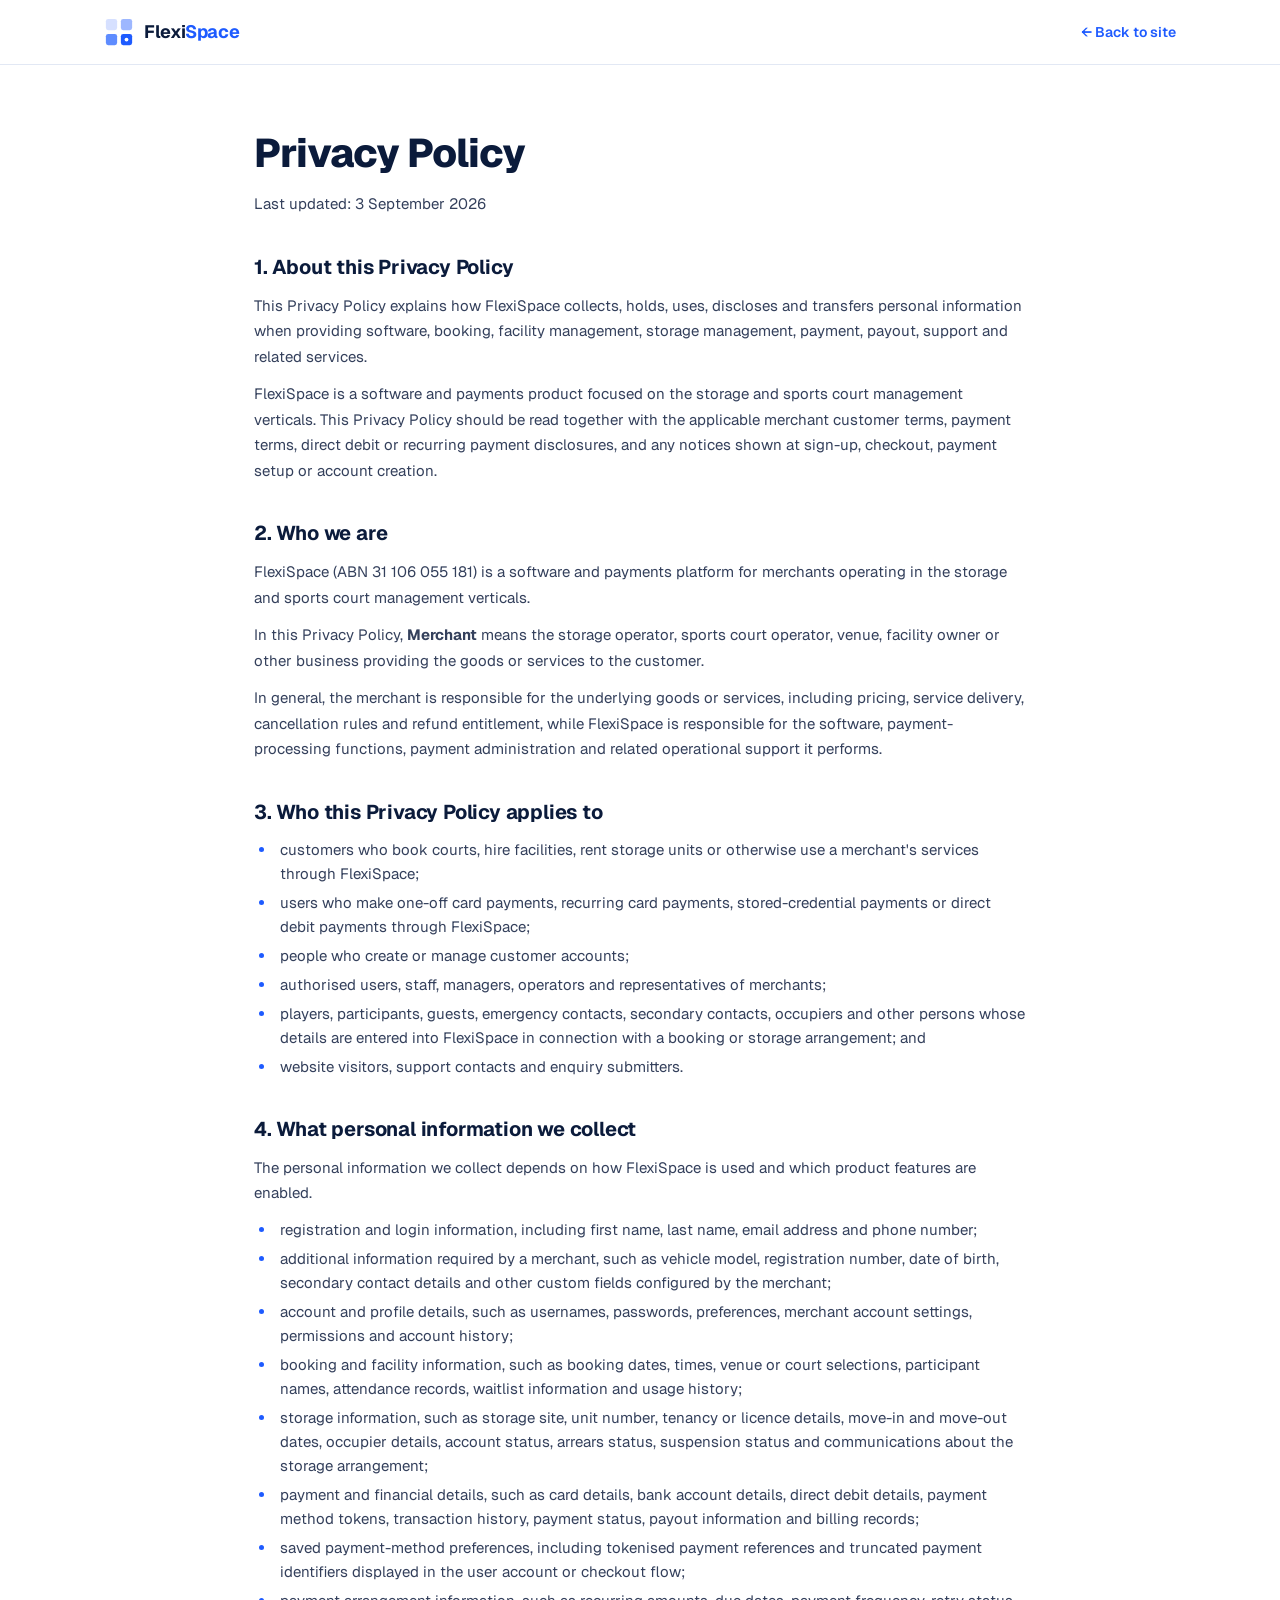
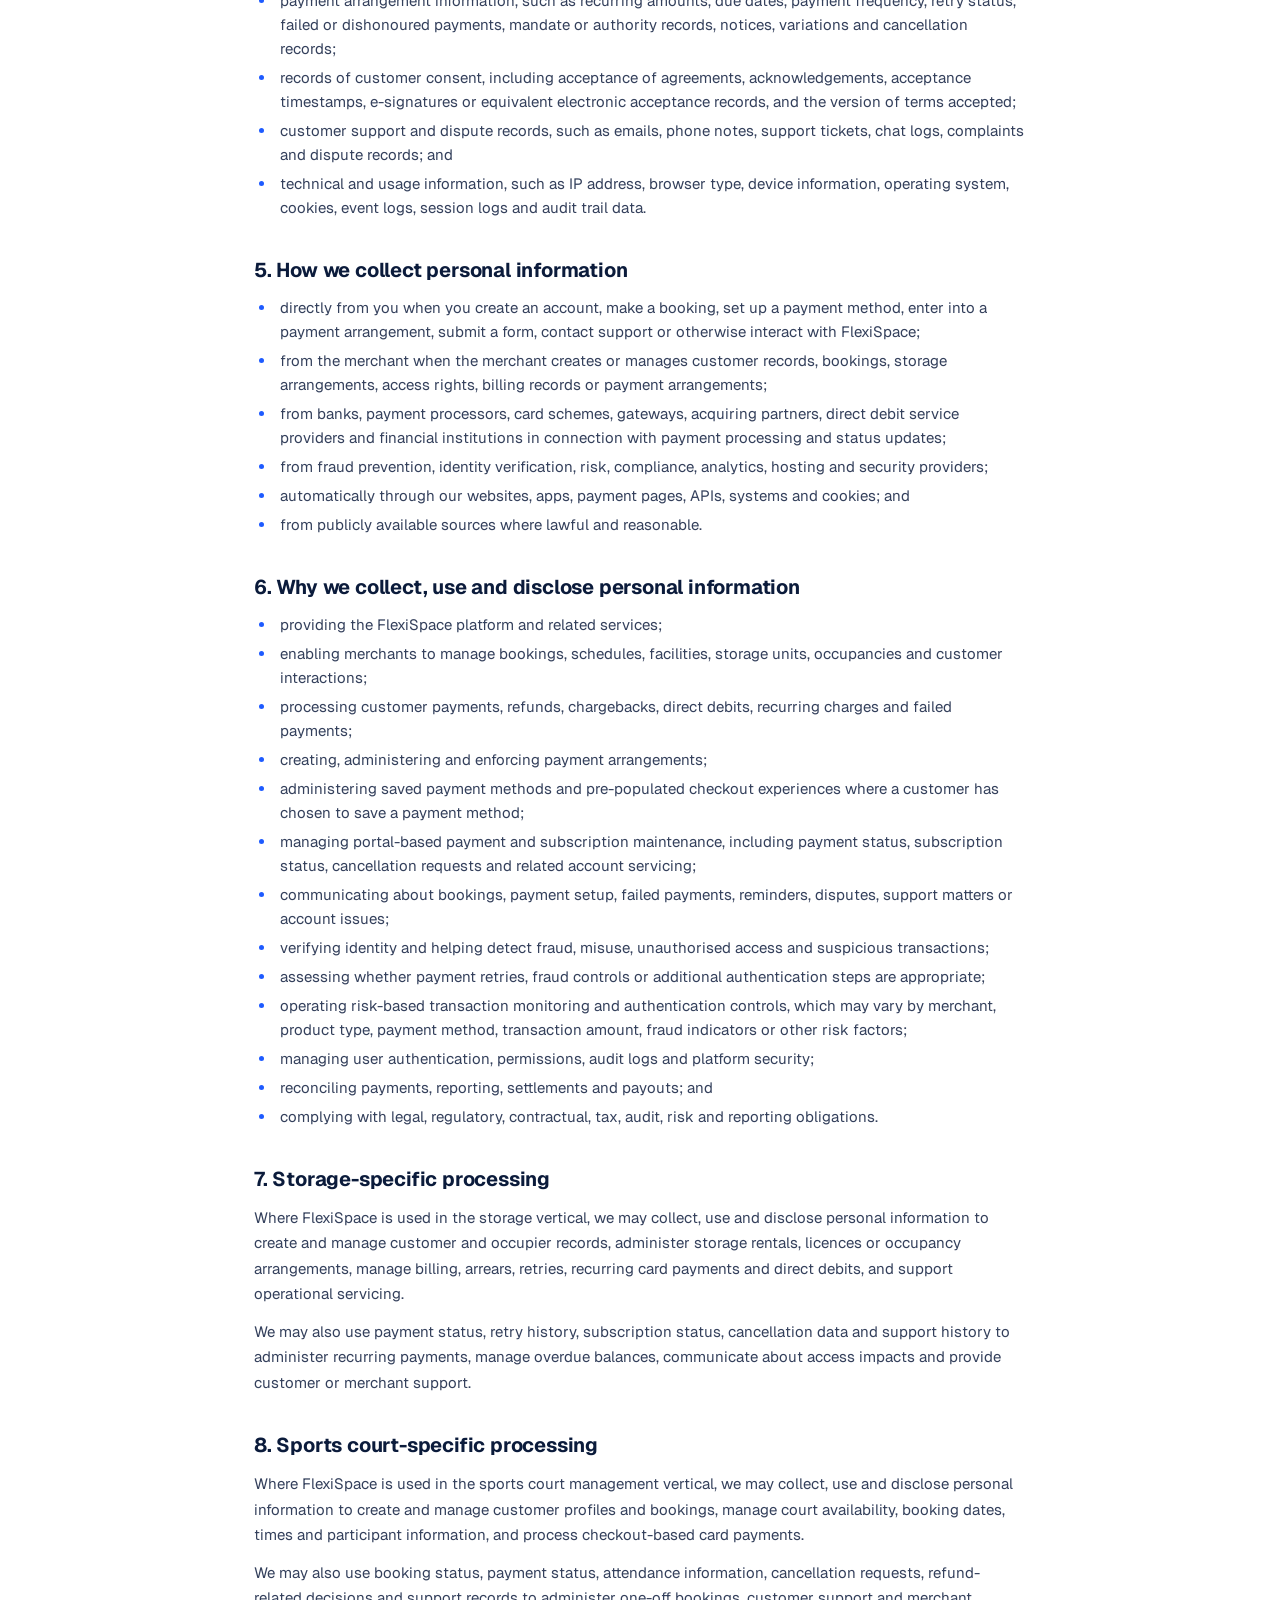
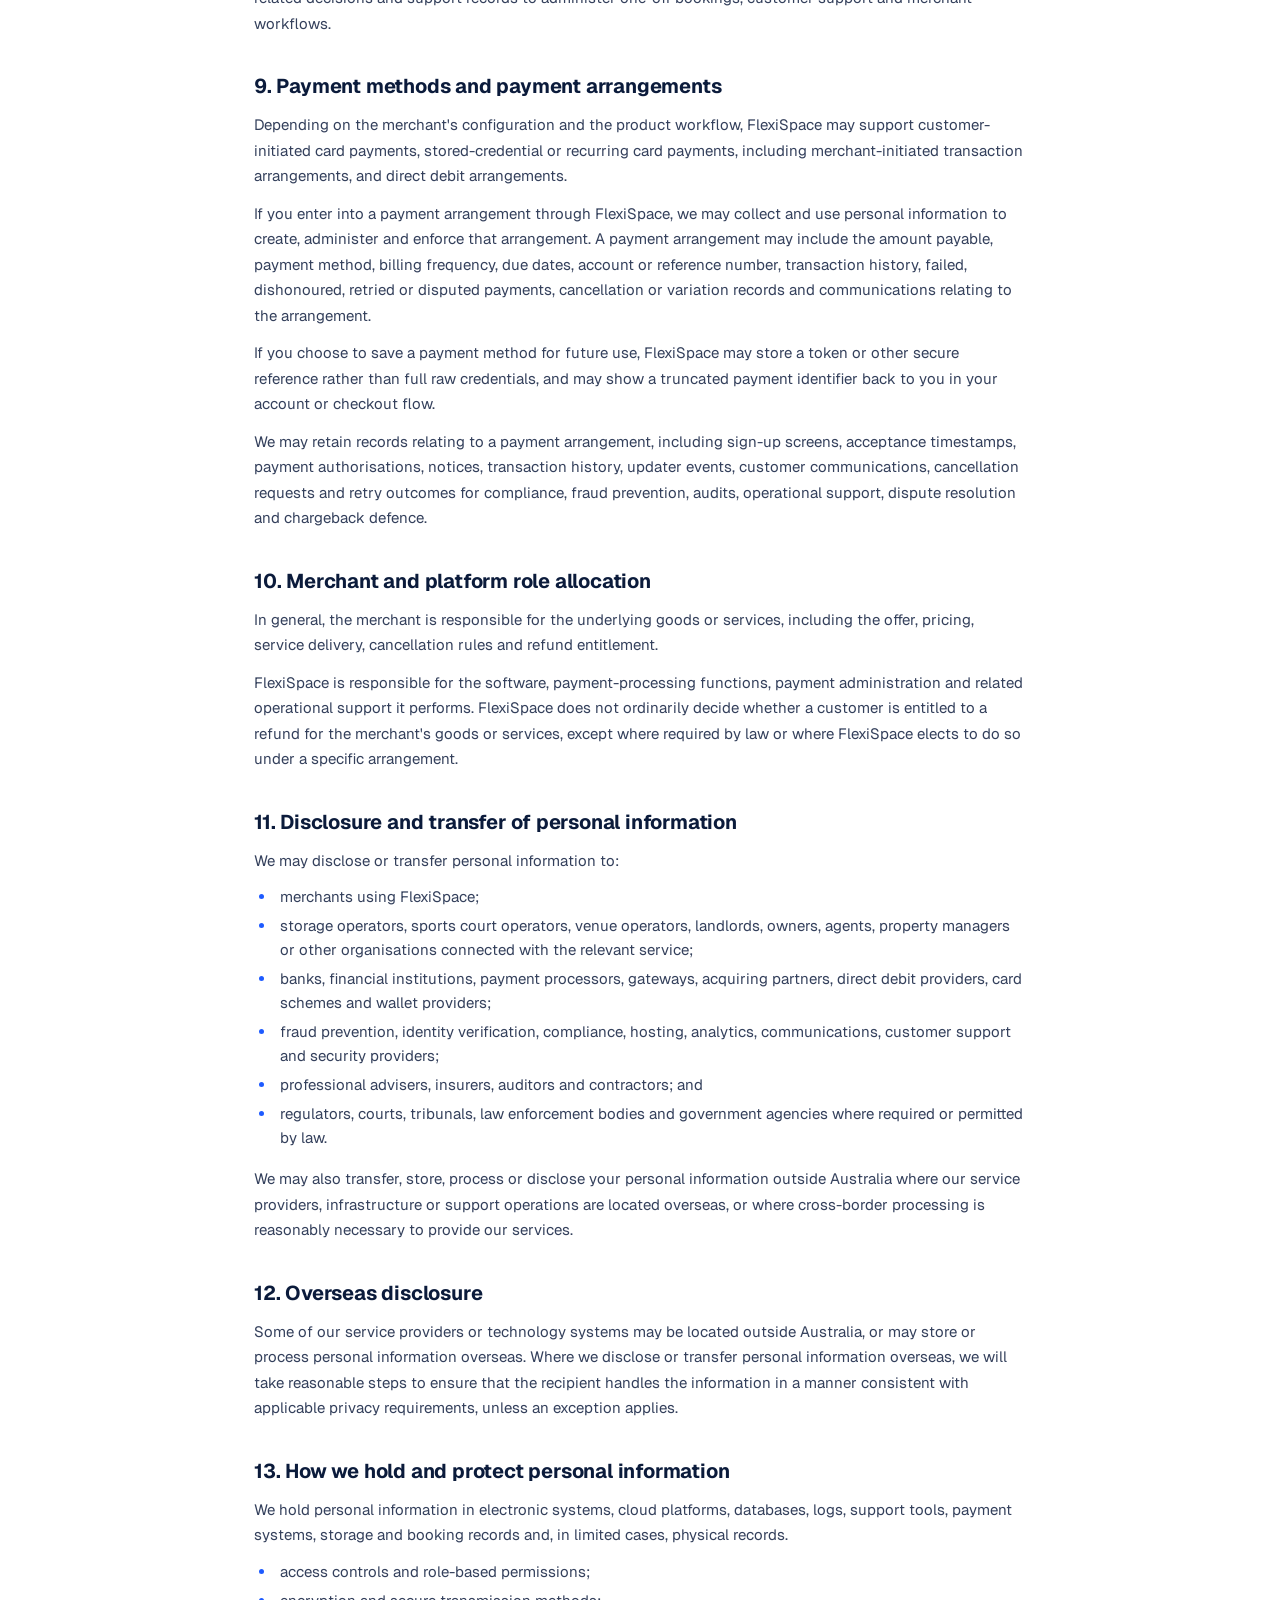
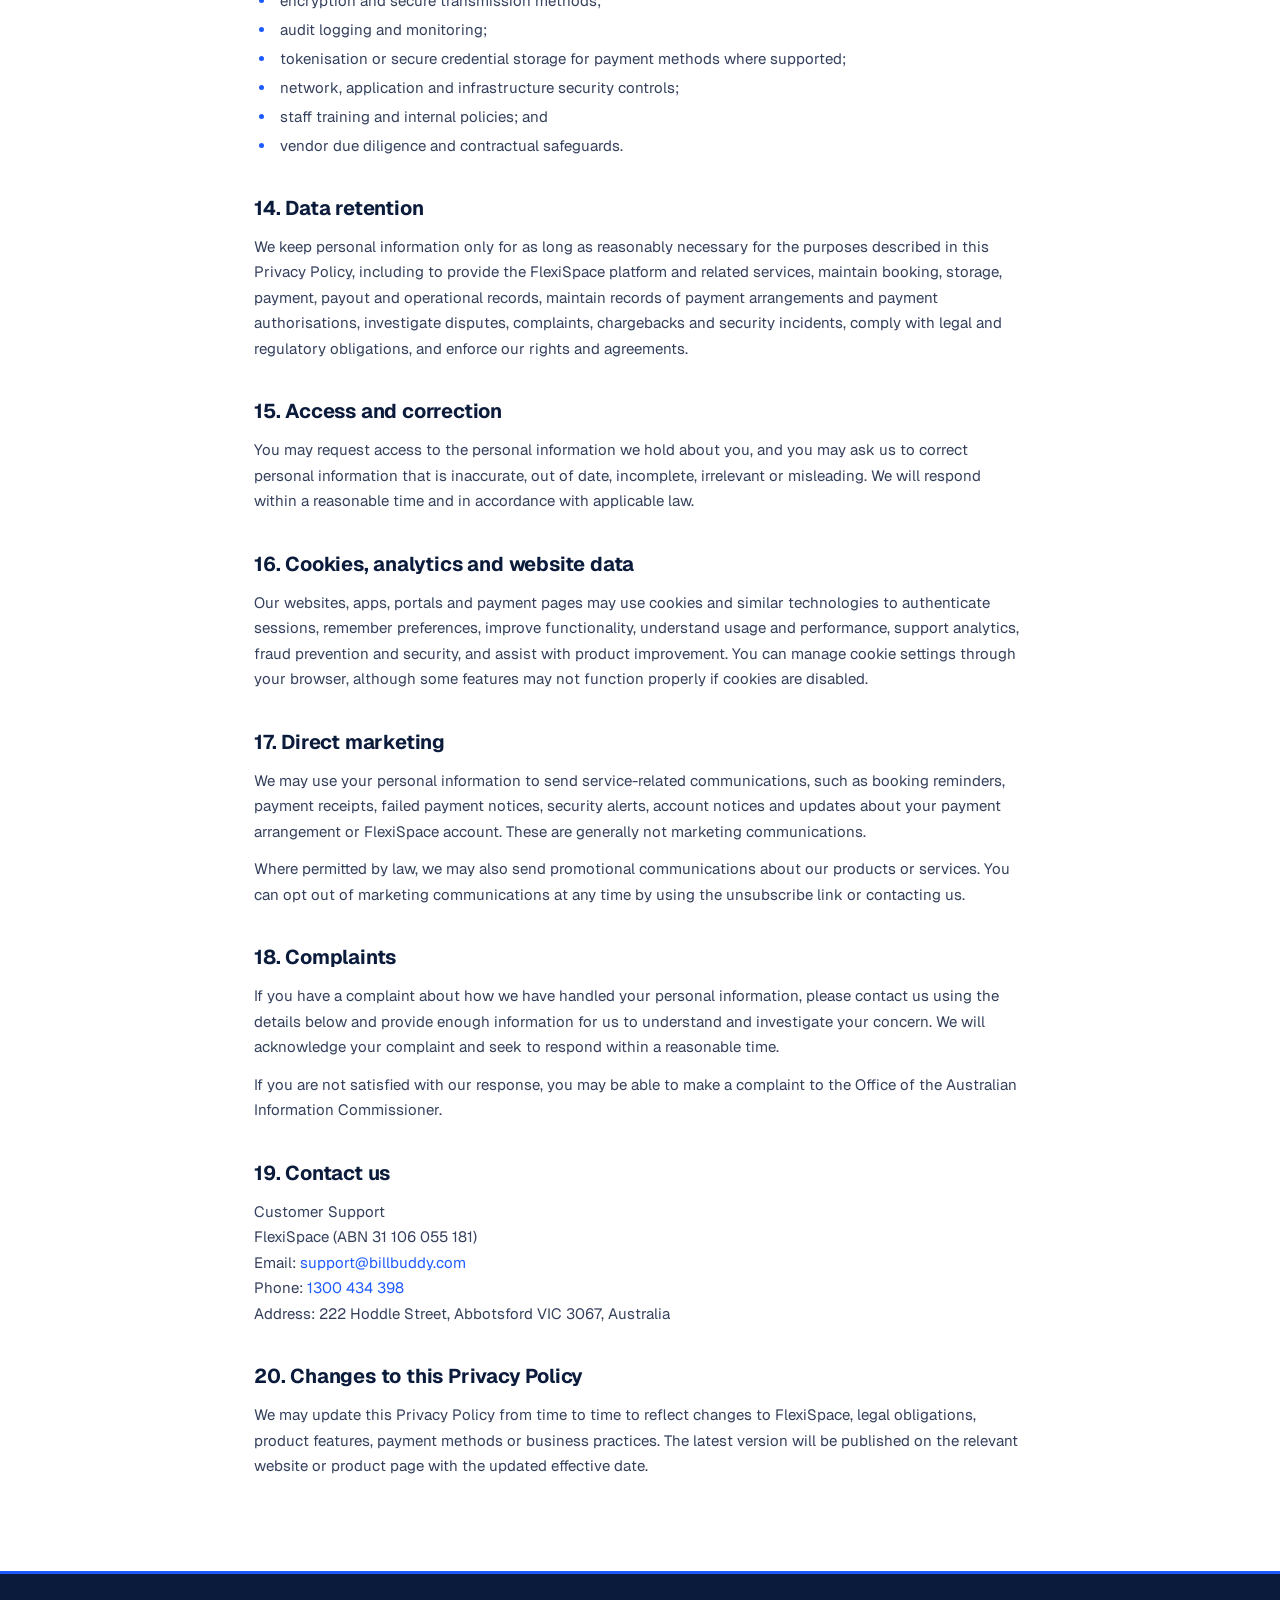
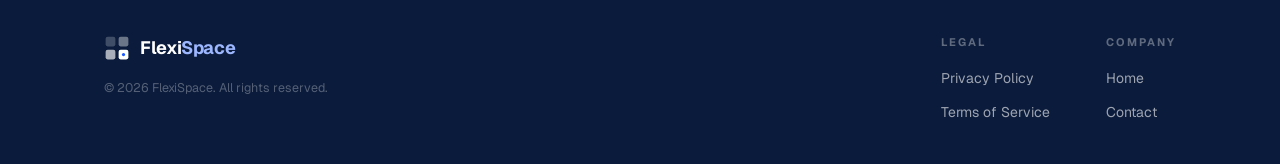
<file: privacy.html>
<!doctype html>
<html lang="en">
<head>
  <meta charset="utf-8" />
  <title>Privacy Policy — FlexiSpace</title>
  <meta name="viewport" content="width=device-width, initial-scale=1" />
  <meta name="description" content="FlexiSpace Privacy Policy — how we collect, hold, use, disclose and transfer personal information across our booking, storage and payment services." />
  <meta name="robots" content="index, follow" />
  <link rel="canonical" href="https://flexispace.com.au/privacy.html" />
  <meta name="theme-color" content="#1E5BFF" />
  <link rel="icon" type="image/svg+xml" href="assets/svg/flexispace-icon.svg" />
  <link rel="apple-touch-icon" href="assets/apple-touch-icon.png" />
  <link rel="preconnect" href="https://fonts.googleapis.com" />
  <link rel="preconnect" href="https://fonts.gstatic.com" crossorigin />
  <link href="https://fonts.googleapis.com/css2?family=Geist:wght@400;500;600;700;800&family=Manrope:wght@400;500;600;700;800&display=swap" rel="stylesheet" />
  <link rel="stylesheet" href="styles.css" />
</head>
<body>

<header class="legal-header">
  <div class="container">
    <a href="/" class="nav-logo" aria-label="FlexiSpace — home">
      <svg class="nav-logo__icon" width="30" height="30" viewBox="0 0 64 64" fill="none" aria-hidden="true">
        <rect x="4"  y="4"  width="24" height="24" rx="5" fill="#D6E0FF"/>
        <rect x="36" y="4"  width="24" height="24" rx="5" fill="#9DB7FF"/>
        <rect x="4"  y="36" width="24" height="24" rx="5" fill="#5E8CFF"/>
        <rect x="36" y="36" width="24" height="24" rx="5" fill="#1E5BFF"/>
        <circle cx="48" cy="48" r="4" fill="#fff"/>
      </svg>
      <span class="nav-logo__text">Flexi<span class="accent">Space</span></span>
    </a>
    <a href="/" class="back">&larr; Back to site</a>
  </div>
</header>

<main class="legal">
  <div class="container">
    <h1>Privacy Policy</h1>
    <p class="legal__updated">Last updated: 3 September 2026</p>

    <h2>1. About this Privacy Policy</h2>
    <p>This Privacy Policy explains how FlexiSpace collects, holds, uses, discloses and transfers personal information when providing software, booking, facility management, storage management, payment, payout, support and related services.</p>
    <p>FlexiSpace is a software and payments product focused on the storage and sports court management verticals. This Privacy Policy should be read together with the applicable merchant customer terms, payment terms, direct debit or recurring payment disclosures, and any notices shown at sign-up, checkout, payment setup or account creation.</p>

    <h2>2. Who we are</h2>
    <p>FlexiSpace (ABN 31 106 055 181) is a software and payments platform for merchants operating in the storage and sports court management verticals.</p>
    <p>In this Privacy Policy, <strong>Merchant</strong> means the storage operator, sports court operator, venue, facility owner or other business providing the goods or services to the customer.</p>
    <p>In general, the merchant is responsible for the underlying goods or services, including pricing, service delivery, cancellation rules and refund entitlement, while FlexiSpace is responsible for the software, payment-processing functions, payment administration and related operational support it performs.</p>

    <h2>3. Who this Privacy Policy applies to</h2>
    <ul>
      <li>customers who book courts, hire facilities, rent storage units or otherwise use a merchant's services through FlexiSpace;</li>
      <li>users who make one-off card payments, recurring card payments, stored-credential payments or direct debit payments through FlexiSpace;</li>
      <li>people who create or manage customer accounts;</li>
      <li>authorised users, staff, managers, operators and representatives of merchants;</li>
      <li>players, participants, guests, emergency contacts, secondary contacts, occupiers and other persons whose details are entered into FlexiSpace in connection with a booking or storage arrangement; and</li>
      <li>website visitors, support contacts and enquiry submitters.</li>
    </ul>

    <h2>4. What personal information we collect</h2>
    <p>The personal information we collect depends on how FlexiSpace is used and which product features are enabled.</p>
    <ul>
      <li>registration and login information, including first name, last name, email address and phone number;</li>
      <li>additional information required by a merchant, such as vehicle model, registration number, date of birth, secondary contact details and other custom fields configured by the merchant;</li>
      <li>account and profile details, such as usernames, passwords, preferences, merchant account settings, permissions and account history;</li>
      <li>booking and facility information, such as booking dates, times, venue or court selections, participant names, attendance records, waitlist information and usage history;</li>
      <li>storage information, such as storage site, unit number, tenancy or licence details, move-in and move-out dates, occupier details, account status, arrears status, suspension status and communications about the storage arrangement;</li>
      <li>payment and financial details, such as card details, bank account details, direct debit details, payment method tokens, transaction history, payment status, payout information and billing records;</li>
      <li>saved payment-method preferences, including tokenised payment references and truncated payment identifiers displayed in the user account or checkout flow;</li>
      <li>payment arrangement information, such as recurring amounts, due dates, payment frequency, retry status, failed or dishonoured payments, mandate or authority records, notices, variations and cancellation records;</li>
      <li>records of customer consent, including acceptance of agreements, acknowledgements, acceptance timestamps, e-signatures or equivalent electronic acceptance records, and the version of terms accepted;</li>
      <li>customer support and dispute records, such as emails, phone notes, support tickets, chat logs, complaints and dispute records; and</li>
      <li>technical and usage information, such as IP address, browser type, device information, operating system, cookies, event logs, session logs and audit trail data.</li>
    </ul>

    <h2>5. How we collect personal information</h2>
    <ul>
      <li>directly from you when you create an account, make a booking, set up a payment method, enter into a payment arrangement, submit a form, contact support or otherwise interact with FlexiSpace;</li>
      <li>from the merchant when the merchant creates or manages customer records, bookings, storage arrangements, access rights, billing records or payment arrangements;</li>
      <li>from banks, payment processors, card schemes, gateways, acquiring partners, direct debit service providers and financial institutions in connection with payment processing and status updates;</li>
      <li>from fraud prevention, identity verification, risk, compliance, analytics, hosting and security providers;</li>
      <li>automatically through our websites, apps, payment pages, APIs, systems and cookies; and</li>
      <li>from publicly available sources where lawful and reasonable.</li>
    </ul>

    <h2>6. Why we collect, use and disclose personal information</h2>
    <ul>
      <li>providing the FlexiSpace platform and related services;</li>
      <li>enabling merchants to manage bookings, schedules, facilities, storage units, occupancies and customer interactions;</li>
      <li>processing customer payments, refunds, chargebacks, direct debits, recurring charges and failed payments;</li>
      <li>creating, administering and enforcing payment arrangements;</li>
      <li>administering saved payment methods and pre-populated checkout experiences where a customer has chosen to save a payment method;</li>
      <li>managing portal-based payment and subscription maintenance, including payment status, subscription status, cancellation requests and related account servicing;</li>
      <li>communicating about bookings, payment setup, failed payments, reminders, disputes, support matters or account issues;</li>
      <li>verifying identity and helping detect fraud, misuse, unauthorised access and suspicious transactions;</li>
      <li>assessing whether payment retries, fraud controls or additional authentication steps are appropriate;</li>
      <li>operating risk-based transaction monitoring and authentication controls, which may vary by merchant, product type, payment method, transaction amount, fraud indicators or other risk factors;</li>
      <li>managing user authentication, permissions, audit logs and platform security;</li>
      <li>reconciling payments, reporting, settlements and payouts; and</li>
      <li>complying with legal, regulatory, contractual, tax, audit, risk and reporting obligations.</li>
    </ul>

    <h2>7. Storage-specific processing</h2>
    <p>Where FlexiSpace is used in the storage vertical, we may collect, use and disclose personal information to create and manage customer and occupier records, administer storage rentals, licences or occupancy arrangements, manage billing, arrears, retries, recurring card payments and direct debits, and support operational servicing.</p>
    <p>We may also use payment status, retry history, subscription status, cancellation data and support history to administer recurring payments, manage overdue balances, communicate about access impacts and provide customer or merchant support.</p>

    <h2>8. Sports court-specific processing</h2>
    <p>Where FlexiSpace is used in the sports court management vertical, we may collect, use and disclose personal information to create and manage customer profiles and bookings, manage court availability, booking dates, times and participant information, and process checkout-based card payments.</p>
    <p>We may also use booking status, payment status, attendance information, cancellation requests, refund-related decisions and support records to administer one-off bookings, customer support and merchant workflows.</p>

    <h2>9. Payment methods and payment arrangements</h2>
    <p>Depending on the merchant's configuration and the product workflow, FlexiSpace may support customer-initiated card payments, stored-credential or recurring card payments, including merchant-initiated transaction arrangements, and direct debit arrangements.</p>
    <p>If you enter into a payment arrangement through FlexiSpace, we may collect and use personal information to create, administer and enforce that arrangement. A payment arrangement may include the amount payable, payment method, billing frequency, due dates, account or reference number, transaction history, failed, dishonoured, retried or disputed payments, cancellation or variation records and communications relating to the arrangement.</p>
    <p>If you choose to save a payment method for future use, FlexiSpace may store a token or other secure reference rather than full raw credentials, and may show a truncated payment identifier back to you in your account or checkout flow.</p>
    <p>We may retain records relating to a payment arrangement, including sign-up screens, acceptance timestamps, payment authorisations, notices, transaction history, updater events, customer communications, cancellation requests and retry outcomes for compliance, fraud prevention, audits, operational support, dispute resolution and chargeback defence.</p>

    <h2>10. Merchant and platform role allocation</h2>
    <p>In general, the merchant is responsible for the underlying goods or services, including the offer, pricing, service delivery, cancellation rules and refund entitlement.</p>
    <p>FlexiSpace is responsible for the software, payment-processing functions, payment administration and related operational support it performs. FlexiSpace does not ordinarily decide whether a customer is entitled to a refund for the merchant's goods or services, except where required by law or where FlexiSpace elects to do so under a specific arrangement.</p>

    <h2>11. Disclosure and transfer of personal information</h2>
    <p>We may disclose or transfer personal information to:</p>
    <ul>
      <li>merchants using FlexiSpace;</li>
      <li>storage operators, sports court operators, venue operators, landlords, owners, agents, property managers or other organisations connected with the relevant service;</li>
      <li>banks, financial institutions, payment processors, gateways, acquiring partners, direct debit providers, card schemes and wallet providers;</li>
      <li>fraud prevention, identity verification, compliance, hosting, analytics, communications, customer support and security providers;</li>
      <li>professional advisers, insurers, auditors and contractors; and</li>
      <li>regulators, courts, tribunals, law enforcement bodies and government agencies where required or permitted by law.</li>
    </ul>
    <p>We may also transfer, store, process or disclose your personal information outside Australia where our service providers, infrastructure or support operations are located overseas, or where cross-border processing is reasonably necessary to provide our services.</p>

    <h2>12. Overseas disclosure</h2>
    <p>Some of our service providers or technology systems may be located outside Australia, or may store or process personal information overseas. Where we disclose or transfer personal information overseas, we will take reasonable steps to ensure that the recipient handles the information in a manner consistent with applicable privacy requirements, unless an exception applies.</p>

    <h2>13. How we hold and protect personal information</h2>
    <p>We hold personal information in electronic systems, cloud platforms, databases, logs, support tools, payment systems, storage and booking records and, in limited cases, physical records.</p>
    <ul>
      <li>access controls and role-based permissions;</li>
      <li>encryption and secure transmission methods;</li>
      <li>audit logging and monitoring;</li>
      <li>tokenisation or secure credential storage for payment methods where supported;</li>
      <li>network, application and infrastructure security controls;</li>
      <li>staff training and internal policies; and</li>
      <li>vendor due diligence and contractual safeguards.</li>
    </ul>

    <h2>14. Data retention</h2>
    <p>We keep personal information only for as long as reasonably necessary for the purposes described in this Privacy Policy, including to provide the FlexiSpace platform and related services, maintain booking, storage, payment, payout and operational records, maintain records of payment arrangements and payment authorisations, investigate disputes, complaints, chargebacks and security incidents, comply with legal and regulatory obligations, and enforce our rights and agreements.</p>

    <h2>15. Access and correction</h2>
    <p>You may request access to the personal information we hold about you, and you may ask us to correct personal information that is inaccurate, out of date, incomplete, irrelevant or misleading. We will respond within a reasonable time and in accordance with applicable law.</p>

    <h2>16. Cookies, analytics and website data</h2>
    <p>Our websites, apps, portals and payment pages may use cookies and similar technologies to authenticate sessions, remember preferences, improve functionality, understand usage and performance, support analytics, fraud prevention and security, and assist with product improvement. You can manage cookie settings through your browser, although some features may not function properly if cookies are disabled.</p>

    <h2>17. Direct marketing</h2>
    <p>We may use your personal information to send service-related communications, such as booking reminders, payment receipts, failed payment notices, security alerts, account notices and updates about your payment arrangement or FlexiSpace account. These are generally not marketing communications.</p>
    <p>Where permitted by law, we may also send promotional communications about our products or services. You can opt out of marketing communications at any time by using the unsubscribe link or contacting us.</p>

    <h2>18. Complaints</h2>
    <p>If you have a complaint about how we have handled your personal information, please contact us using the details below and provide enough information for us to understand and investigate your concern. We will acknowledge your complaint and seek to respond within a reasonable time.</p>
    <p>If you are not satisfied with our response, you may be able to make a complaint to the Office of the Australian Information Commissioner.</p>

    <h2>19. Contact us</h2>
    <p>
      Customer Support<br />
      FlexiSpace (ABN 31 106 055 181)<br />
      Email: <a href="mailto:support@billbuddy.com">support@billbuddy.com</a><br />
      Phone: <a href="tel:1300434398">1300 434 398</a><br />
      Address: 222 Hoddle Street, Abbotsford VIC 3067, Australia
    </p>

    <h2>20. Changes to this Privacy Policy</h2>
    <p>We may update this Privacy Policy from time to time to reflect changes to FlexiSpace, legal obligations, product features, payment methods or business practices. The latest version will be published on the relevant website or product page with the updated effective date.</p>
  </div>
</main>

<footer class="site-footer" aria-label="Site footer">
  <div class="container footer-inner">
    <div class="footer-brand">
      <a href="/" class="nav-logo" aria-label="FlexiSpace — home">
        <svg width="26" height="26" viewBox="0 0 64 64" fill="none" aria-hidden="true">
          <rect x="4"  y="4"  width="24" height="24" rx="5" fill="#ffffff" fill-opacity="0.22"/>
          <rect x="36" y="4"  width="24" height="24" rx="5" fill="#ffffff" fill-opacity="0.40"/>
          <rect x="4"  y="36" width="24" height="24" rx="5" fill="#ffffff" fill-opacity="0.65"/>
          <rect x="36" y="36" width="24" height="24" rx="5" fill="#ffffff"/>
          <circle cx="48" cy="48" r="4" fill="#1E5BFF"/>
        </svg>
        <span class="nav-logo__text nav-logo__text--white">Flexi<span class="accent-light">Space</span></span>
      </a>
      <p class="footer-copy">&copy; 2026 FlexiSpace. All rights reserved.</p>
    </div>
    <nav class="footer-nav" aria-label="Footer">
      <div class="footer-col">
        <p class="footer-col__title">Legal</p>
        <a href="privacy.html">Privacy Policy</a>
        <a href="terms.html">Terms of Service</a>
      </div>
      <div class="footer-col">
        <p class="footer-col__title">Company</p>
        <a href="/">Home</a>
        <a href="/#contact">Contact</a>
      </div>
    </nav>
  </div>
</footer>

</body>
</html>
</file>
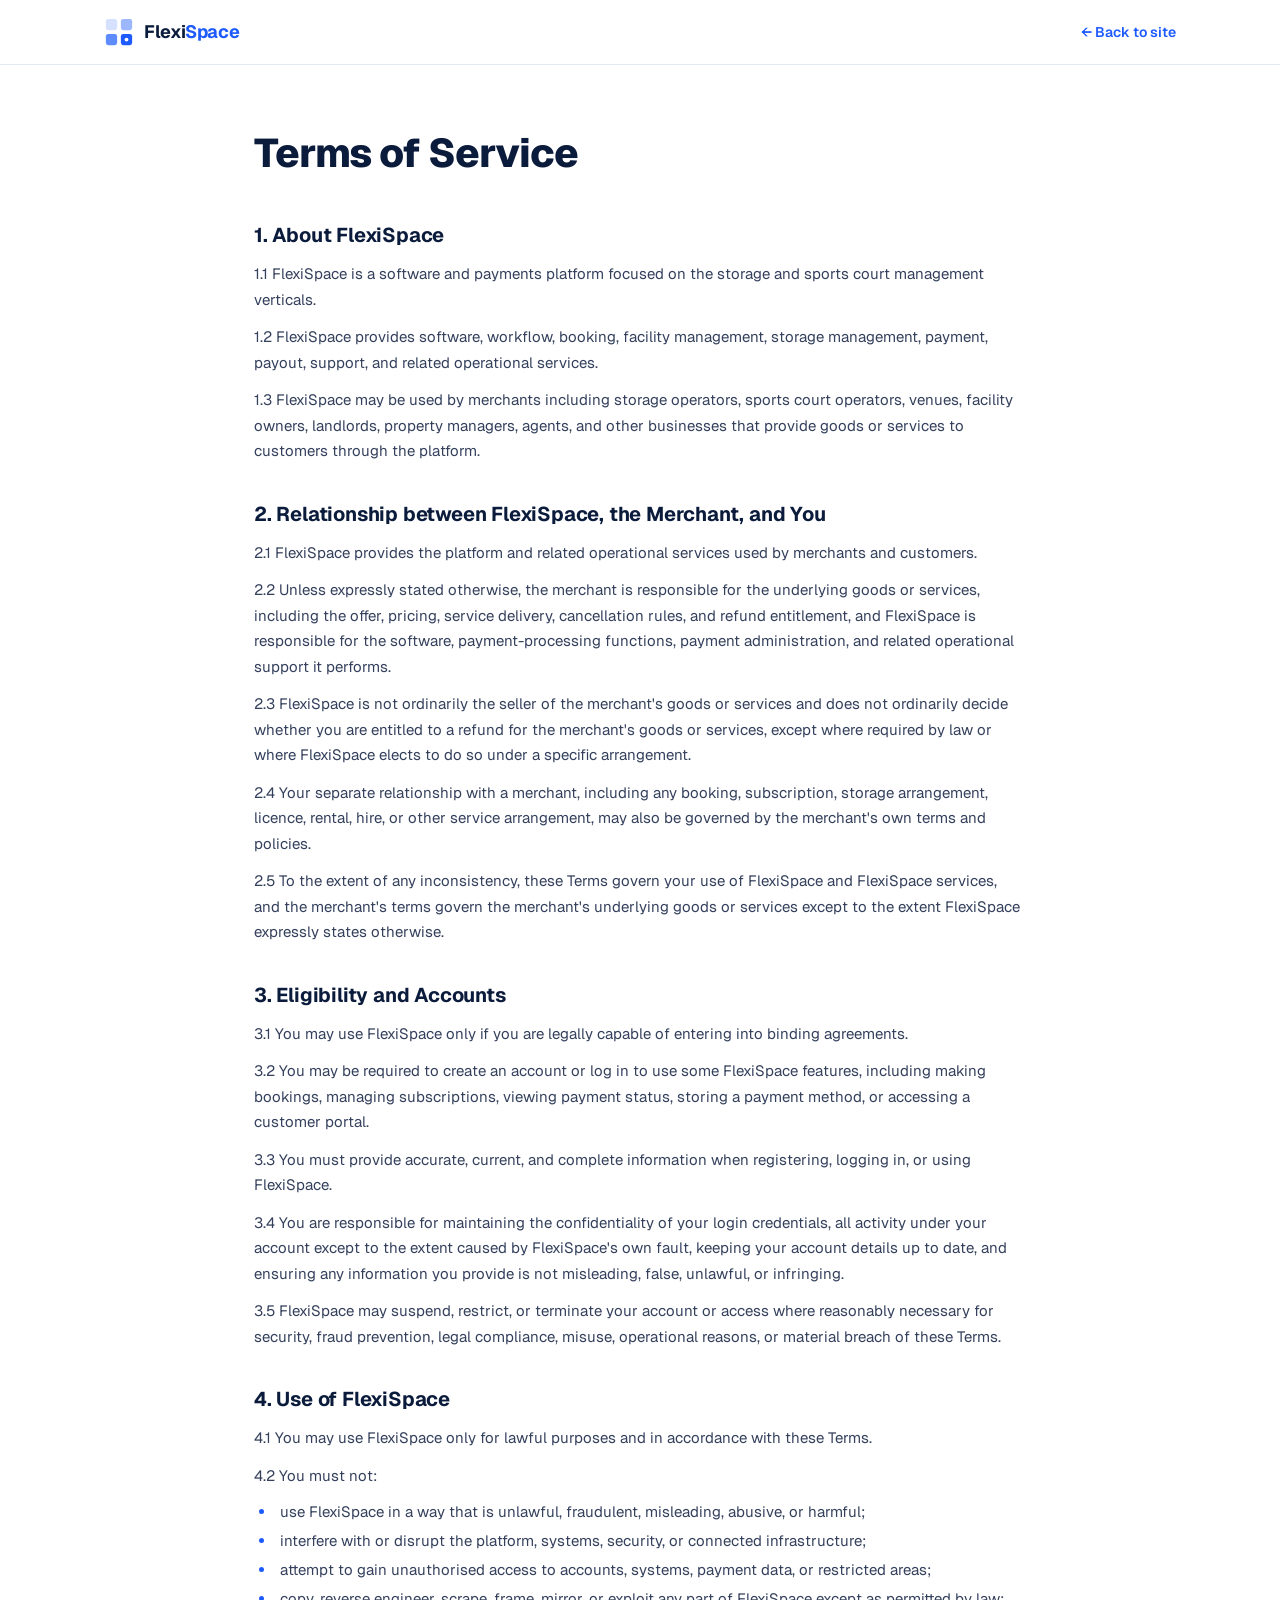
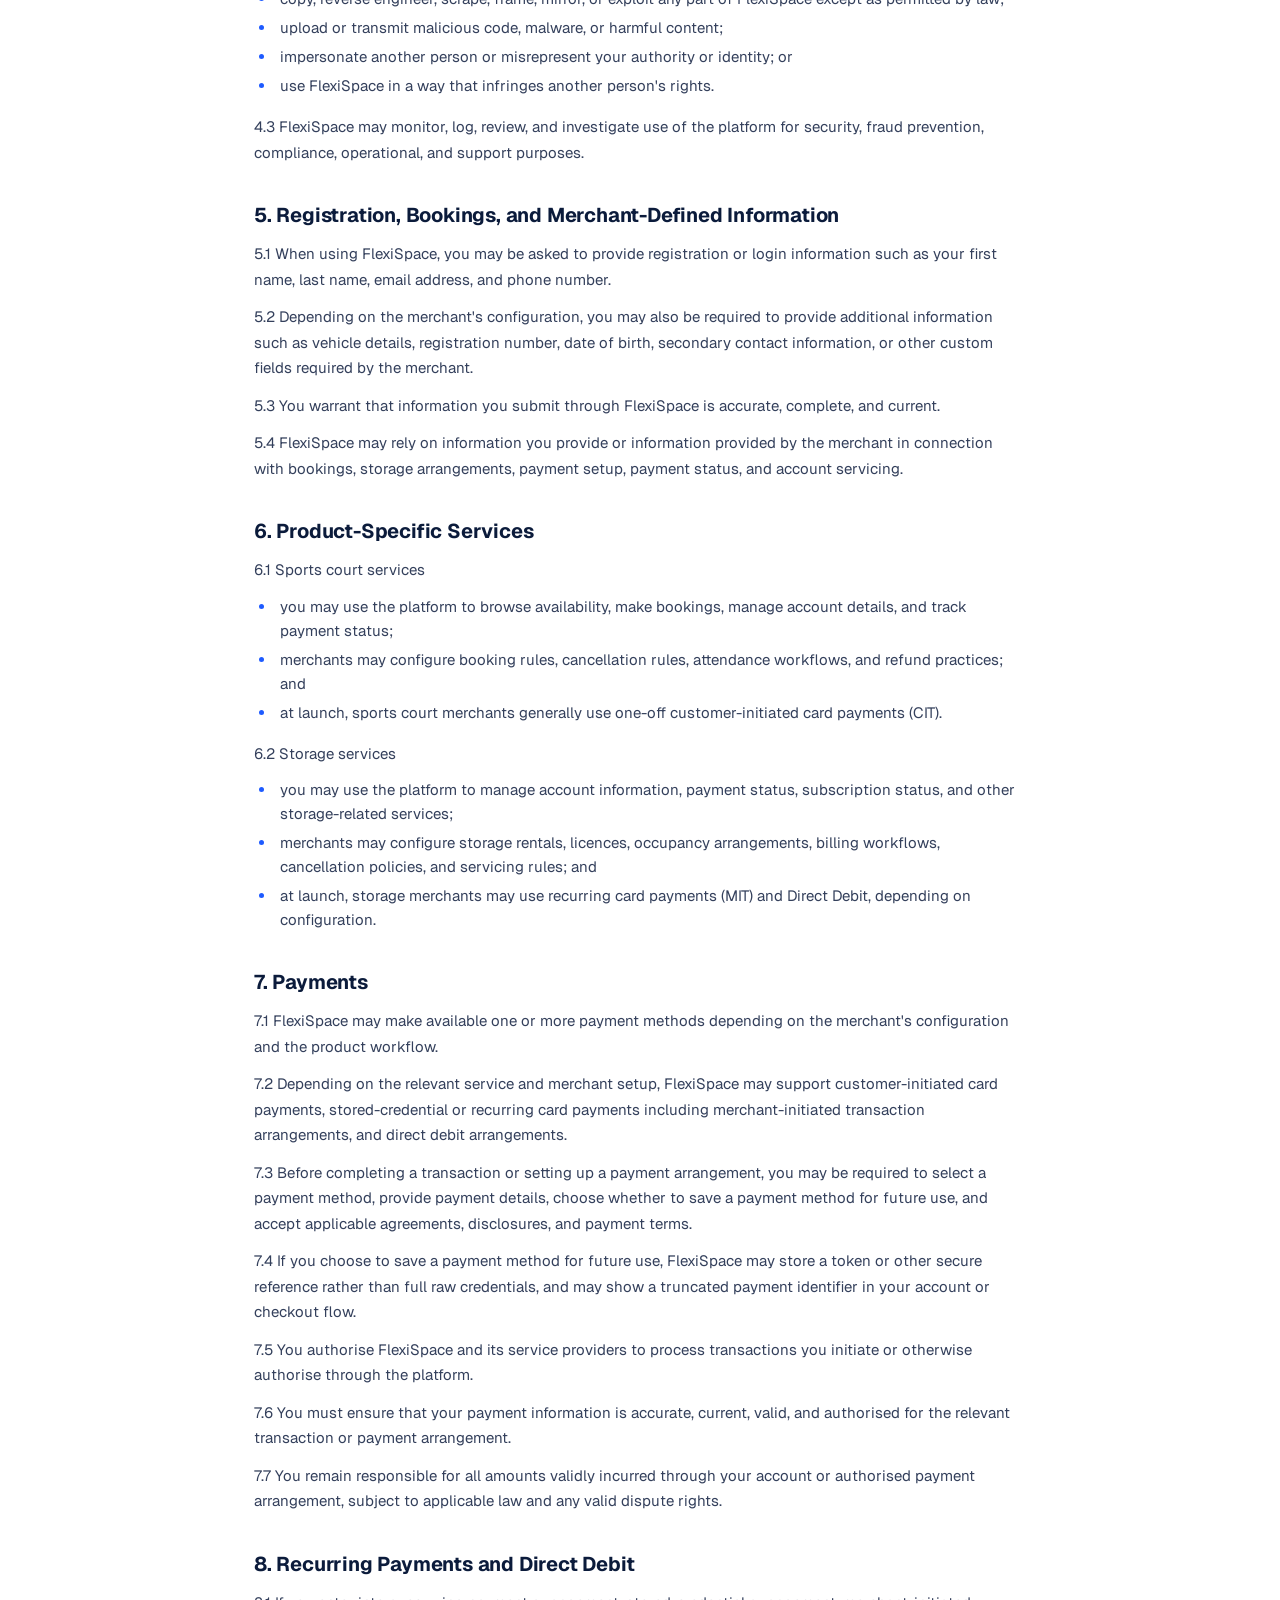
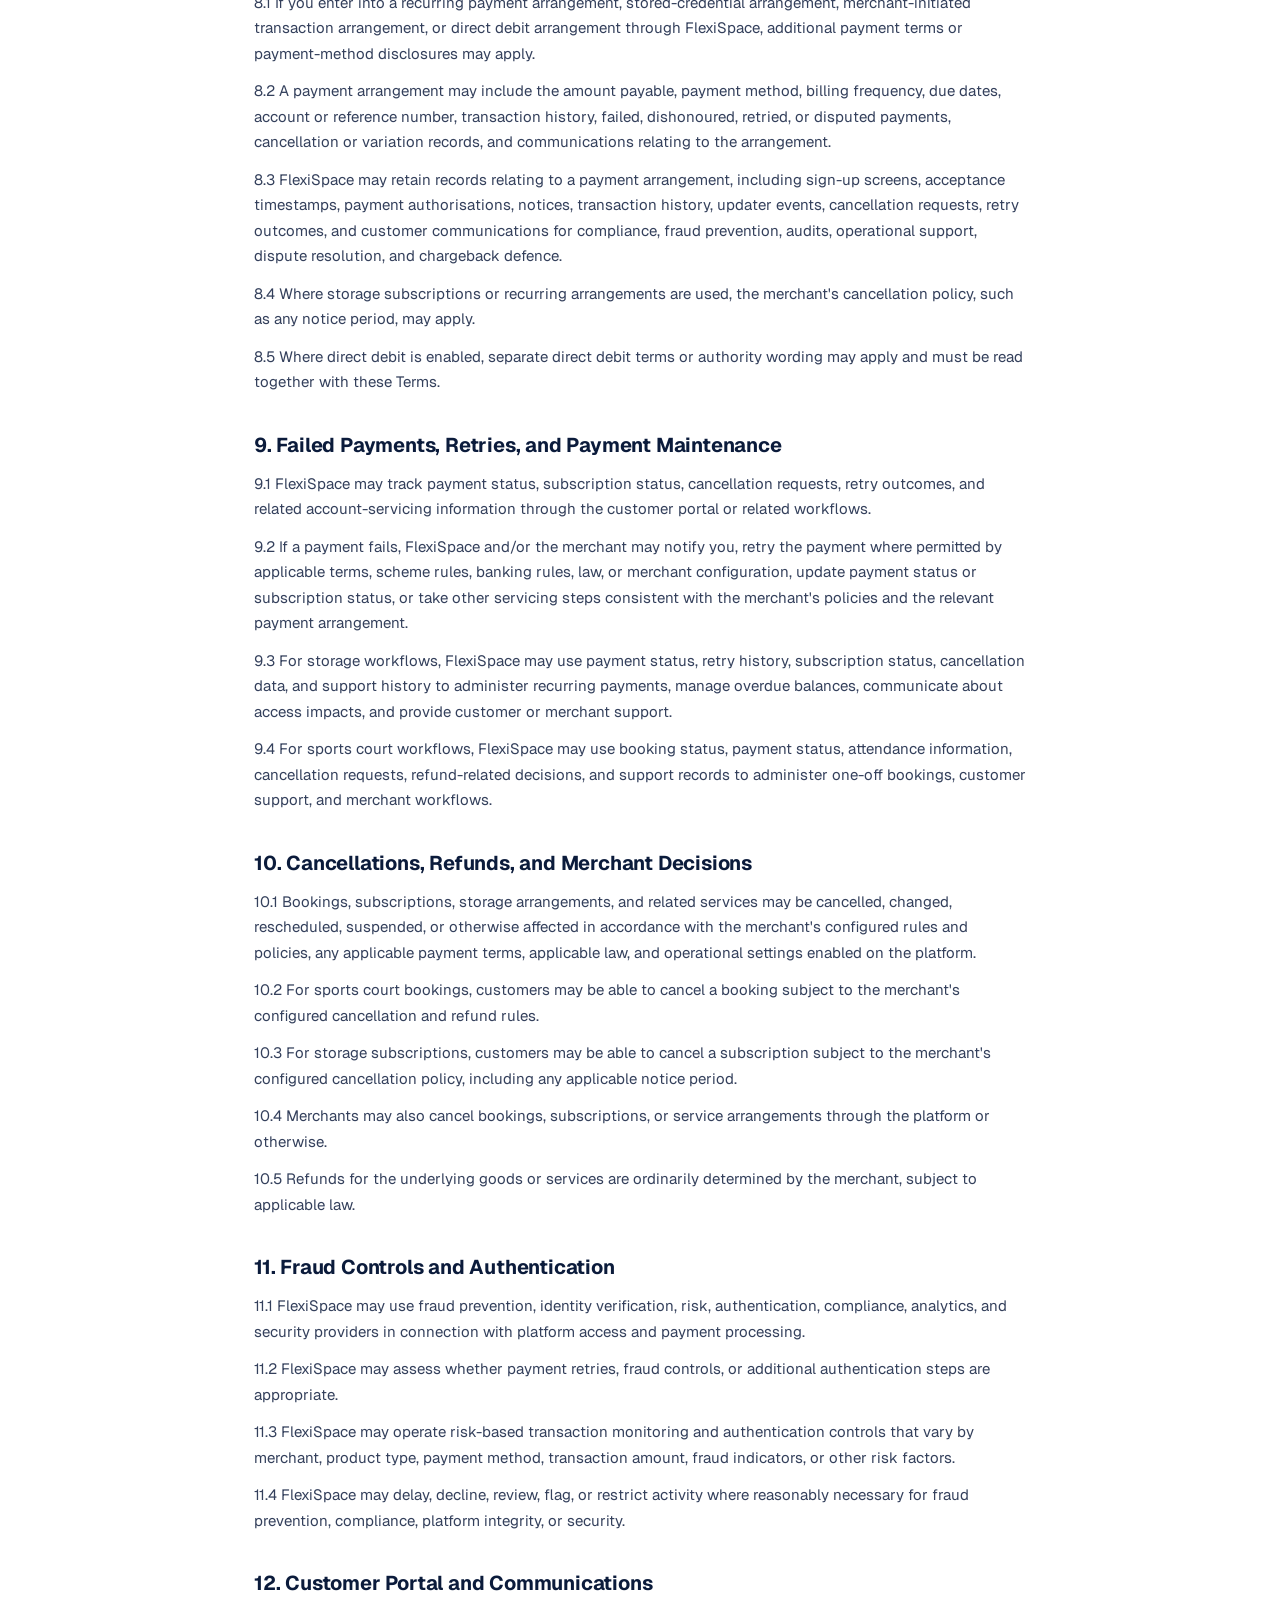
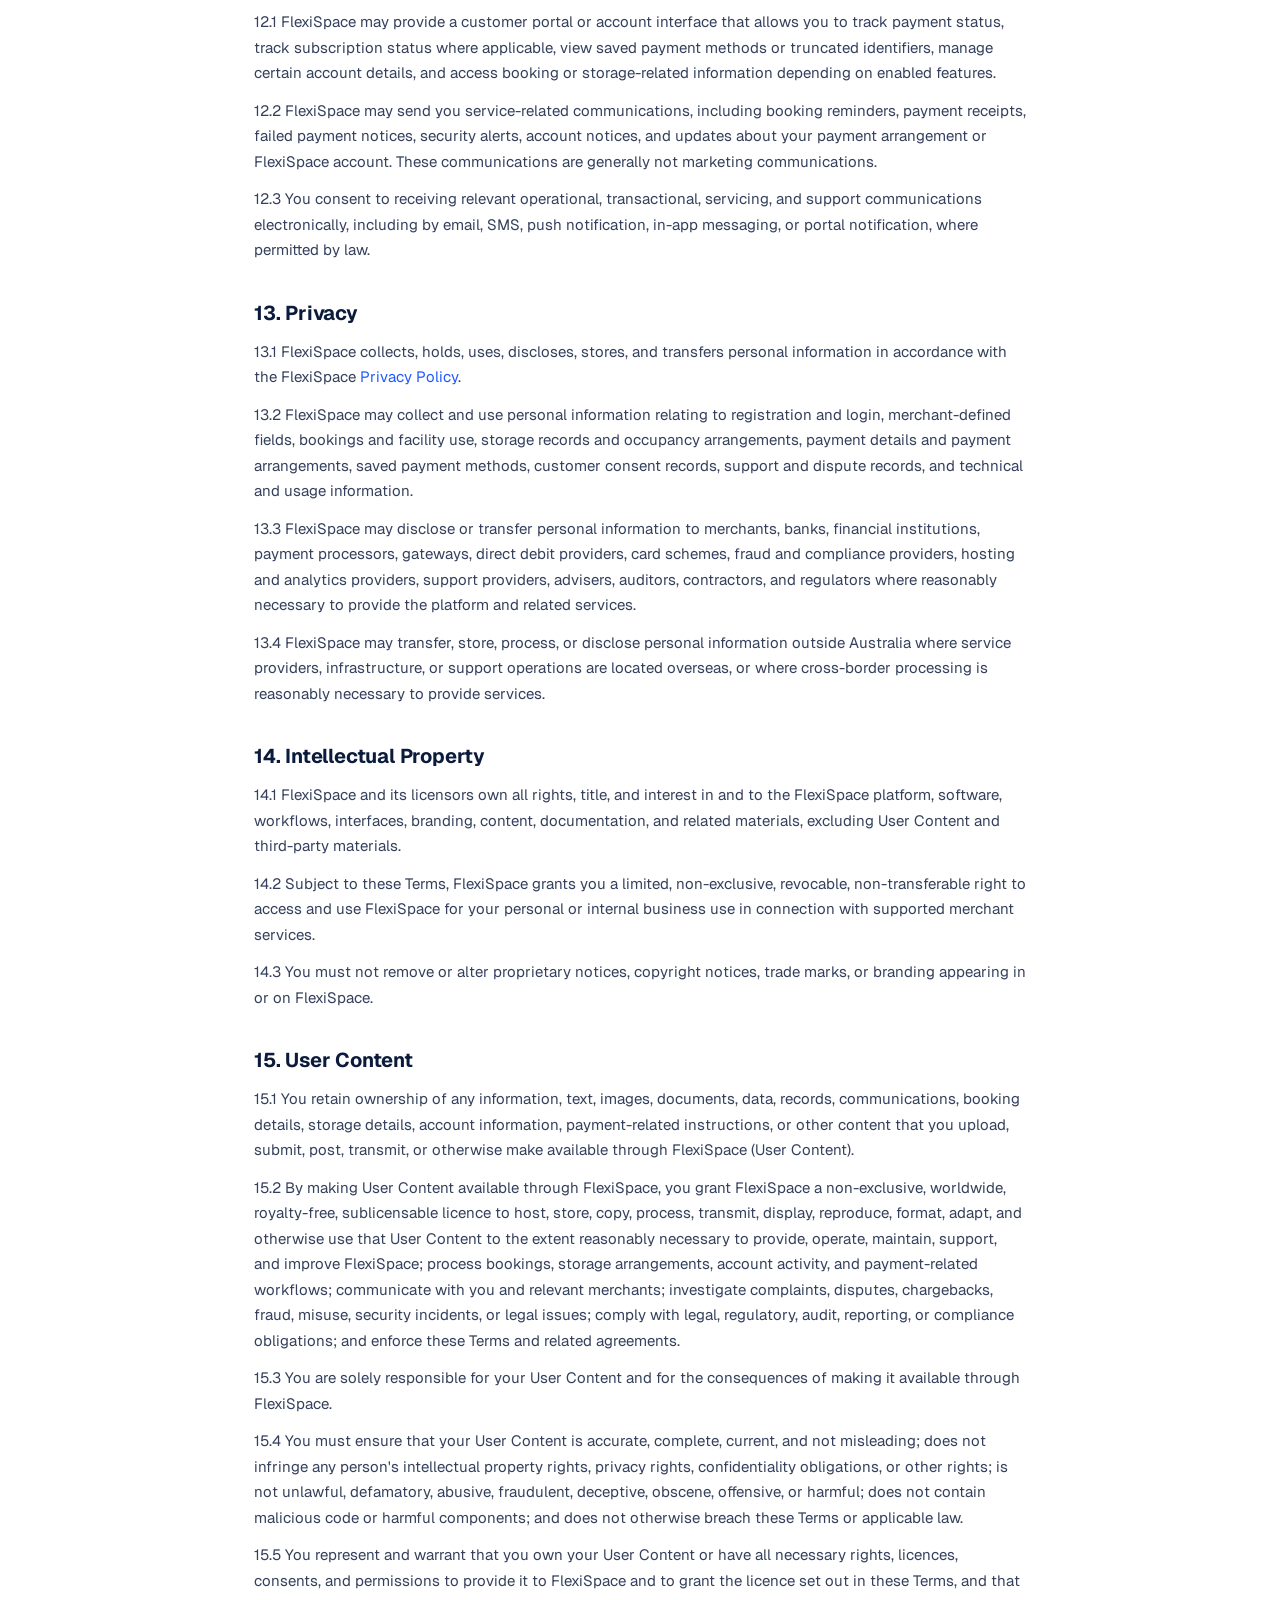
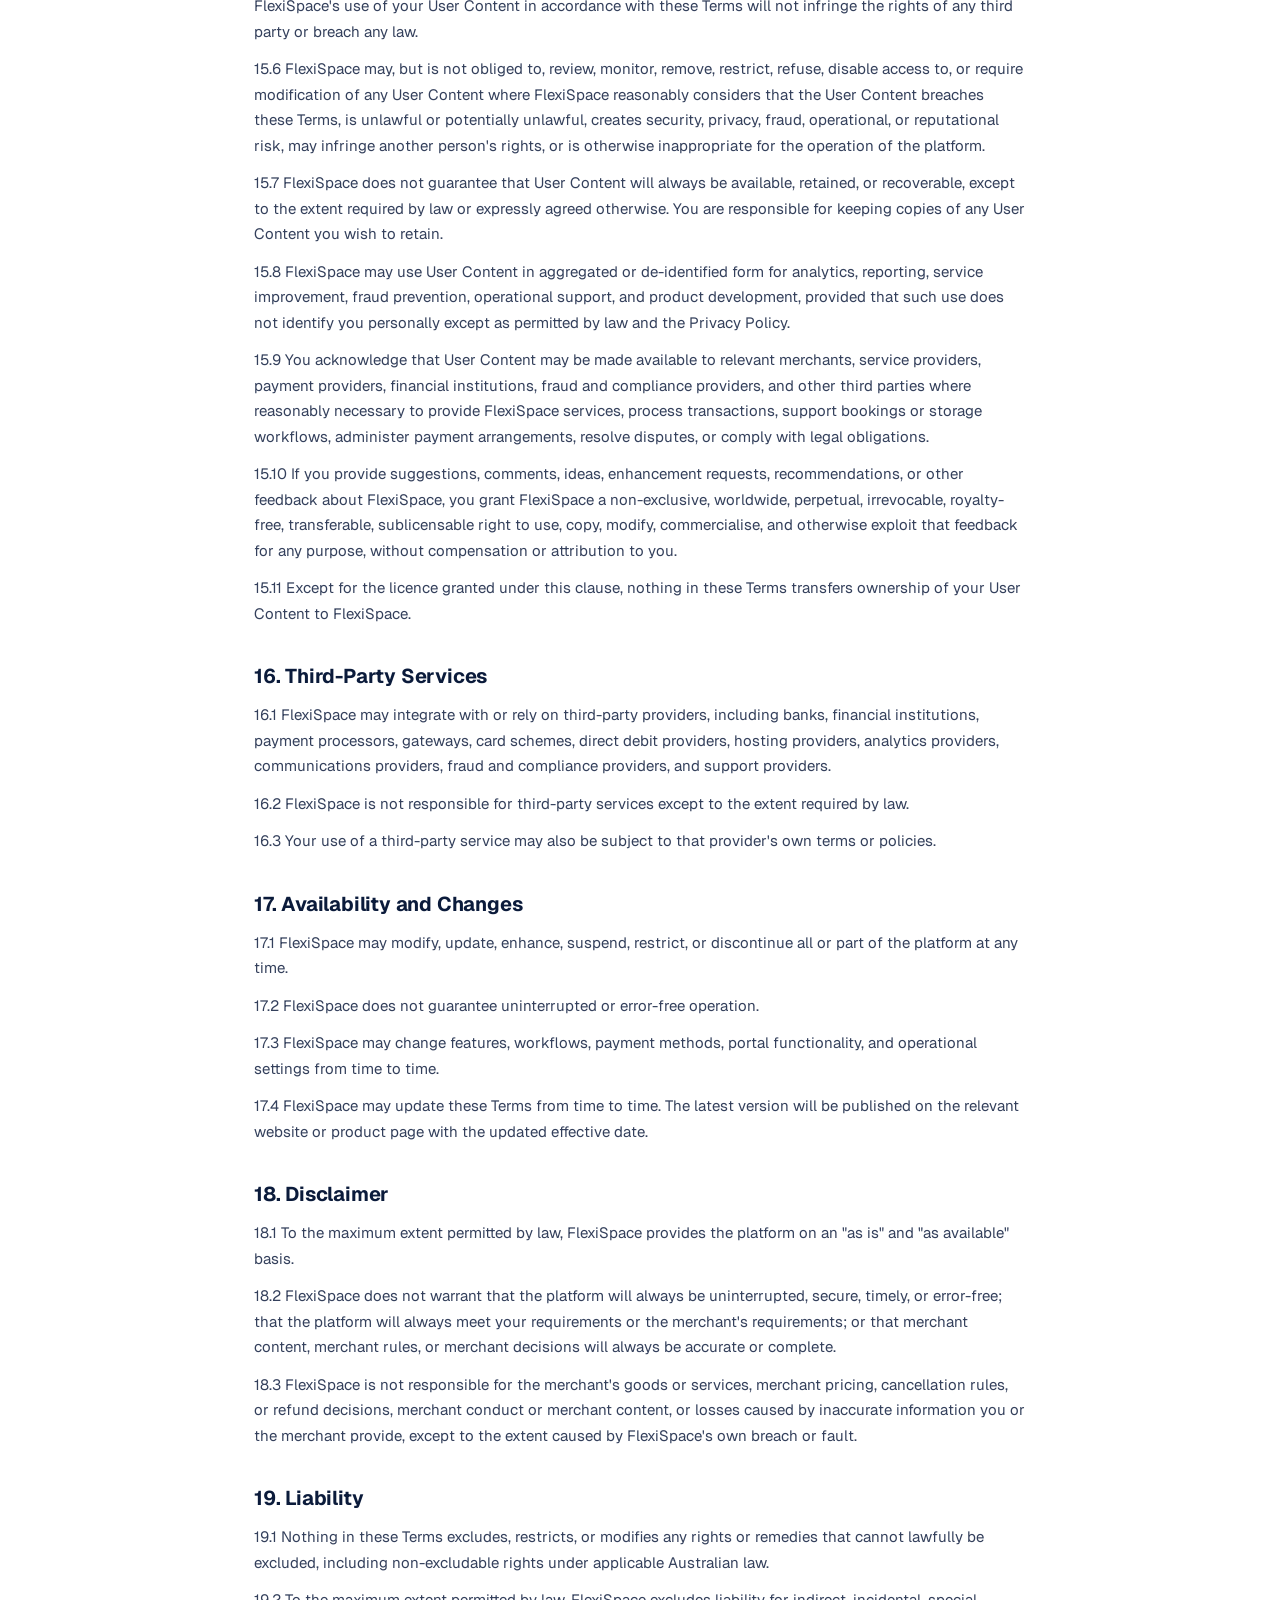
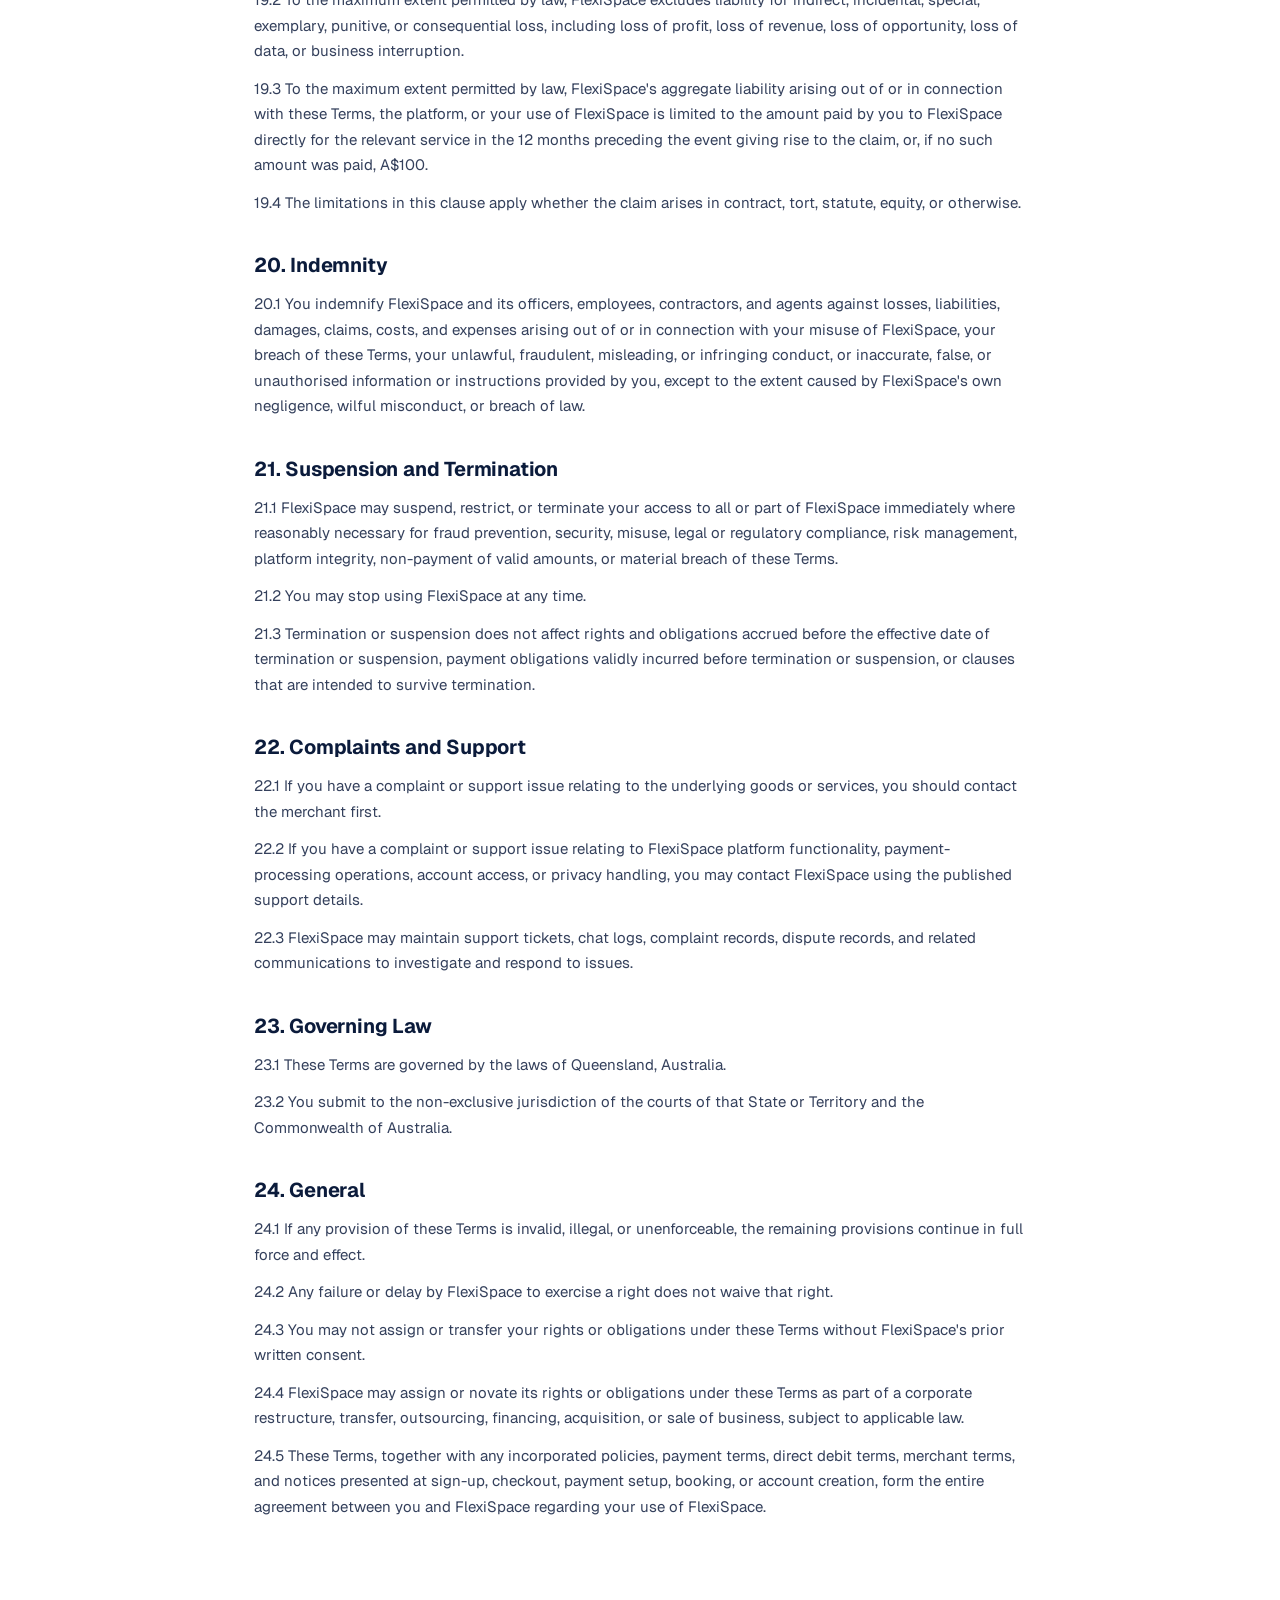
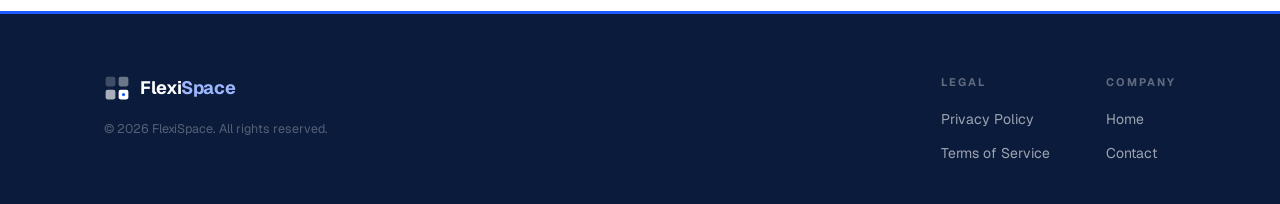
<file: terms.html>
<!doctype html>
<html lang="en">
<head>
  <meta charset="utf-8" />
  <title>Terms of Service — FlexiSpace</title>
  <meta name="viewport" content="width=device-width, initial-scale=1" />
  <meta name="description" content="FlexiSpace Terms of Service — the terms that govern your use of the FlexiSpace platform across the storage and sports court management verticals." />
  <meta name="robots" content="index, follow" />
  <link rel="canonical" href="https://flexispace.com.au/terms.html" />
  <meta name="theme-color" content="#1E5BFF" />
  <link rel="icon" type="image/svg+xml" href="assets/svg/flexispace-icon.svg" />
  <link rel="apple-touch-icon" href="assets/apple-touch-icon.png" />
  <link rel="preconnect" href="https://fonts.googleapis.com" />
  <link rel="preconnect" href="https://fonts.gstatic.com" crossorigin />
  <link href="https://fonts.googleapis.com/css2?family=Geist:wght@400;500;600;700;800&family=Manrope:wght@400;500;600;700;800&display=swap" rel="stylesheet" />
  <link rel="stylesheet" href="styles.css" />
</head>
<body>

<header class="legal-header">
  <div class="container">
    <a href="/" class="nav-logo" aria-label="FlexiSpace — home">
      <svg class="nav-logo__icon" width="30" height="30" viewBox="0 0 64 64" fill="none" aria-hidden="true">
        <rect x="4"  y="4"  width="24" height="24" rx="5" fill="#D6E0FF"/>
        <rect x="36" y="4"  width="24" height="24" rx="5" fill="#9DB7FF"/>
        <rect x="4"  y="36" width="24" height="24" rx="5" fill="#5E8CFF"/>
        <rect x="36" y="36" width="24" height="24" rx="5" fill="#1E5BFF"/>
        <circle cx="48" cy="48" r="4" fill="#fff"/>
      </svg>
      <span class="nav-logo__text">Flexi<span class="accent">Space</span></span>
    </a>
    <a href="/" class="back">&larr; Back to site</a>
  </div>
</header>

<main class="legal">
  <div class="container">
    <h1>Terms of Service</h1>

    <h2>1. About FlexiSpace</h2>
    <p>1.1 FlexiSpace is a software and payments platform focused on the storage and sports court management verticals.</p>
    <p>1.2 FlexiSpace provides software, workflow, booking, facility management, storage management, payment, payout, support, and related operational services.</p>
    <p>1.3 FlexiSpace may be used by merchants including storage operators, sports court operators, venues, facility owners, landlords, property managers, agents, and other businesses that provide goods or services to customers through the platform.</p>

    <h2>2. Relationship between FlexiSpace, the Merchant, and You</h2>
    <p>2.1 FlexiSpace provides the platform and related operational services used by merchants and customers.</p>
    <p>2.2 Unless expressly stated otherwise, the merchant is responsible for the underlying goods or services, including the offer, pricing, service delivery, cancellation rules, and refund entitlement, and FlexiSpace is responsible for the software, payment-processing functions, payment administration, and related operational support it performs.</p>
    <p>2.3 FlexiSpace is not ordinarily the seller of the merchant's goods or services and does not ordinarily decide whether you are entitled to a refund for the merchant's goods or services, except where required by law or where FlexiSpace elects to do so under a specific arrangement.</p>
    <p>2.4 Your separate relationship with a merchant, including any booking, subscription, storage arrangement, licence, rental, hire, or other service arrangement, may also be governed by the merchant's own terms and policies.</p>
    <p>2.5 To the extent of any inconsistency, these Terms govern your use of FlexiSpace and FlexiSpace services, and the merchant's terms govern the merchant's underlying goods or services except to the extent FlexiSpace expressly states otherwise.</p>

    <h2>3. Eligibility and Accounts</h2>
    <p>3.1 You may use FlexiSpace only if you are legally capable of entering into binding agreements.</p>
    <p>3.2 You may be required to create an account or log in to use some FlexiSpace features, including making bookings, managing subscriptions, viewing payment status, storing a payment method, or accessing a customer portal.</p>
    <p>3.3 You must provide accurate, current, and complete information when registering, logging in, or using FlexiSpace.</p>
    <p>3.4 You are responsible for maintaining the confidentiality of your login credentials, all activity under your account except to the extent caused by FlexiSpace's own fault, keeping your account details up to date, and ensuring any information you provide is not misleading, false, unlawful, or infringing.</p>
    <p>3.5 FlexiSpace may suspend, restrict, or terminate your account or access where reasonably necessary for security, fraud prevention, legal compliance, misuse, operational reasons, or material breach of these Terms.</p>

    <h2>4. Use of FlexiSpace</h2>
    <p>4.1 You may use FlexiSpace only for lawful purposes and in accordance with these Terms.</p>
    <p>4.2 You must not:</p>
    <ul>
      <li>use FlexiSpace in a way that is unlawful, fraudulent, misleading, abusive, or harmful;</li>
      <li>interfere with or disrupt the platform, systems, security, or connected infrastructure;</li>
      <li>attempt to gain unauthorised access to accounts, systems, payment data, or restricted areas;</li>
      <li>copy, reverse engineer, scrape, frame, mirror, or exploit any part of FlexiSpace except as permitted by law;</li>
      <li>upload or transmit malicious code, malware, or harmful content;</li>
      <li>impersonate another person or misrepresent your authority or identity; or</li>
      <li>use FlexiSpace in a way that infringes another person's rights.</li>
    </ul>
    <p>4.3 FlexiSpace may monitor, log, review, and investigate use of the platform for security, fraud prevention, compliance, operational, and support purposes.</p>

    <h2>5. Registration, Bookings, and Merchant-Defined Information</h2>
    <p>5.1 When using FlexiSpace, you may be asked to provide registration or login information such as your first name, last name, email address, and phone number.</p>
    <p>5.2 Depending on the merchant's configuration, you may also be required to provide additional information such as vehicle details, registration number, date of birth, secondary contact information, or other custom fields required by the merchant.</p>
    <p>5.3 You warrant that information you submit through FlexiSpace is accurate, complete, and current.</p>
    <p>5.4 FlexiSpace may rely on information you provide or information provided by the merchant in connection with bookings, storage arrangements, payment setup, payment status, and account servicing.</p>

    <h2>6. Product-Specific Services</h2>
    <p>6.1 Sports court services</p>
    <ul>
      <li>you may use the platform to browse availability, make bookings, manage account details, and track payment status;</li>
      <li>merchants may configure booking rules, cancellation rules, attendance workflows, and refund practices; and</li>
      <li>at launch, sports court merchants generally use one-off customer-initiated card payments (CIT).</li>
    </ul>
    <p>6.2 Storage services</p>
    <ul>
      <li>you may use the platform to manage account information, payment status, subscription status, and other storage-related services;</li>
      <li>merchants may configure storage rentals, licences, occupancy arrangements, billing workflows, cancellation policies, and servicing rules; and</li>
      <li>at launch, storage merchants may use recurring card payments (MIT) and Direct Debit, depending on configuration.</li>
    </ul>

    <h2>7. Payments</h2>
    <p>7.1 FlexiSpace may make available one or more payment methods depending on the merchant's configuration and the product workflow.</p>
    <p>7.2 Depending on the relevant service and merchant setup, FlexiSpace may support customer-initiated card payments, stored-credential or recurring card payments including merchant-initiated transaction arrangements, and direct debit arrangements.</p>
    <p>7.3 Before completing a transaction or setting up a payment arrangement, you may be required to select a payment method, provide payment details, choose whether to save a payment method for future use, and accept applicable agreements, disclosures, and payment terms.</p>
    <p>7.4 If you choose to save a payment method for future use, FlexiSpace may store a token or other secure reference rather than full raw credentials, and may show a truncated payment identifier in your account or checkout flow.</p>
    <p>7.5 You authorise FlexiSpace and its service providers to process transactions you initiate or otherwise authorise through the platform.</p>
    <p>7.6 You must ensure that your payment information is accurate, current, valid, and authorised for the relevant transaction or payment arrangement.</p>
    <p>7.7 You remain responsible for all amounts validly incurred through your account or authorised payment arrangement, subject to applicable law and any valid dispute rights.</p>

    <h2>8. Recurring Payments and Direct Debit</h2>
    <p>8.1 If you enter into a recurring payment arrangement, stored-credential arrangement, merchant-initiated transaction arrangement, or direct debit arrangement through FlexiSpace, additional payment terms or payment-method disclosures may apply.</p>
    <p>8.2 A payment arrangement may include the amount payable, payment method, billing frequency, due dates, account or reference number, transaction history, failed, dishonoured, retried, or disputed payments, cancellation or variation records, and communications relating to the arrangement.</p>
    <p>8.3 FlexiSpace may retain records relating to a payment arrangement, including sign-up screens, acceptance timestamps, payment authorisations, notices, transaction history, updater events, cancellation requests, retry outcomes, and customer communications for compliance, fraud prevention, audits, operational support, dispute resolution, and chargeback defence.</p>
    <p>8.4 Where storage subscriptions or recurring arrangements are used, the merchant's cancellation policy, such as any notice period, may apply.</p>
    <p>8.5 Where direct debit is enabled, separate direct debit terms or authority wording may apply and must be read together with these Terms.</p>

    <h2>9. Failed Payments, Retries, and Payment Maintenance</h2>
    <p>9.1 FlexiSpace may track payment status, subscription status, cancellation requests, retry outcomes, and related account-servicing information through the customer portal or related workflows.</p>
    <p>9.2 If a payment fails, FlexiSpace and/or the merchant may notify you, retry the payment where permitted by applicable terms, scheme rules, banking rules, law, or merchant configuration, update payment status or subscription status, or take other servicing steps consistent with the merchant's policies and the relevant payment arrangement.</p>
    <p>9.3 For storage workflows, FlexiSpace may use payment status, retry history, subscription status, cancellation data, and support history to administer recurring payments, manage overdue balances, communicate about access impacts, and provide customer or merchant support.</p>
    <p>9.4 For sports court workflows, FlexiSpace may use booking status, payment status, attendance information, cancellation requests, refund-related decisions, and support records to administer one-off bookings, customer support, and merchant workflows.</p>

    <h2>10. Cancellations, Refunds, and Merchant Decisions</h2>
    <p>10.1 Bookings, subscriptions, storage arrangements, and related services may be cancelled, changed, rescheduled, suspended, or otherwise affected in accordance with the merchant's configured rules and policies, any applicable payment terms, applicable law, and operational settings enabled on the platform.</p>
    <p>10.2 For sports court bookings, customers may be able to cancel a booking subject to the merchant's configured cancellation and refund rules.</p>
    <p>10.3 For storage subscriptions, customers may be able to cancel a subscription subject to the merchant's configured cancellation policy, including any applicable notice period.</p>
    <p>10.4 Merchants may also cancel bookings, subscriptions, or service arrangements through the platform or otherwise.</p>
    <p>10.5 Refunds for the underlying goods or services are ordinarily determined by the merchant, subject to applicable law.</p>

    <h2>11. Fraud Controls and Authentication</h2>
    <p>11.1 FlexiSpace may use fraud prevention, identity verification, risk, authentication, compliance, analytics, and security providers in connection with platform access and payment processing.</p>
    <p>11.2 FlexiSpace may assess whether payment retries, fraud controls, or additional authentication steps are appropriate.</p>
    <p>11.3 FlexiSpace may operate risk-based transaction monitoring and authentication controls that vary by merchant, product type, payment method, transaction amount, fraud indicators, or other risk factors.</p>
    <p>11.4 FlexiSpace may delay, decline, review, flag, or restrict activity where reasonably necessary for fraud prevention, compliance, platform integrity, or security.</p>

    <h2>12. Customer Portal and Communications</h2>
    <p>12.1 FlexiSpace may provide a customer portal or account interface that allows you to track payment status, track subscription status where applicable, view saved payment methods or truncated identifiers, manage certain account details, and access booking or storage-related information depending on enabled features.</p>
    <p>12.2 FlexiSpace may send you service-related communications, including booking reminders, payment receipts, failed payment notices, security alerts, account notices, and updates about your payment arrangement or FlexiSpace account. These communications are generally not marketing communications.</p>
    <p>12.3 You consent to receiving relevant operational, transactional, servicing, and support communications electronically, including by email, SMS, push notification, in-app messaging, or portal notification, where permitted by law.</p>

    <h2>13. Privacy</h2>
    <p>13.1 FlexiSpace collects, holds, uses, discloses, stores, and transfers personal information in accordance with the FlexiSpace <a href="privacy.html">Privacy Policy</a>.</p>
    <p>13.2 FlexiSpace may collect and use personal information relating to registration and login, merchant-defined fields, bookings and facility use, storage records and occupancy arrangements, payment details and payment arrangements, saved payment methods, customer consent records, support and dispute records, and technical and usage information.</p>
    <p>13.3 FlexiSpace may disclose or transfer personal information to merchants, banks, financial institutions, payment processors, gateways, direct debit providers, card schemes, fraud and compliance providers, hosting and analytics providers, support providers, advisers, auditors, contractors, and regulators where reasonably necessary to provide the platform and related services.</p>
    <p>13.4 FlexiSpace may transfer, store, process, or disclose personal information outside Australia where service providers, infrastructure, or support operations are located overseas, or where cross-border processing is reasonably necessary to provide services.</p>

    <h2>14. Intellectual Property</h2>
    <p>14.1 FlexiSpace and its licensors own all rights, title, and interest in and to the FlexiSpace platform, software, workflows, interfaces, branding, content, documentation, and related materials, excluding User Content and third-party materials.</p>
    <p>14.2 Subject to these Terms, FlexiSpace grants you a limited, non-exclusive, revocable, non-transferable right to access and use FlexiSpace for your personal or internal business use in connection with supported merchant services.</p>
    <p>14.3 You must not remove or alter proprietary notices, copyright notices, trade marks, or branding appearing in or on FlexiSpace.</p>

    <h2>15. User Content</h2>
    <p>15.1 You retain ownership of any information, text, images, documents, data, records, communications, booking details, storage details, account information, payment-related instructions, or other content that you upload, submit, post, transmit, or otherwise make available through FlexiSpace (User Content).</p>
    <p>15.2 By making User Content available through FlexiSpace, you grant FlexiSpace a non-exclusive, worldwide, royalty-free, sublicensable licence to host, store, copy, process, transmit, display, reproduce, format, adapt, and otherwise use that User Content to the extent reasonably necessary to provide, operate, maintain, support, and improve FlexiSpace; process bookings, storage arrangements, account activity, and payment-related workflows; communicate with you and relevant merchants; investigate complaints, disputes, chargebacks, fraud, misuse, security incidents, or legal issues; comply with legal, regulatory, audit, reporting, or compliance obligations; and enforce these Terms and related agreements.</p>
    <p>15.3 You are solely responsible for your User Content and for the consequences of making it available through FlexiSpace.</p>
    <p>15.4 You must ensure that your User Content is accurate, complete, current, and not misleading; does not infringe any person's intellectual property rights, privacy rights, confidentiality obligations, or other rights; is not unlawful, defamatory, abusive, fraudulent, deceptive, obscene, offensive, or harmful; does not contain malicious code or harmful components; and does not otherwise breach these Terms or applicable law.</p>
    <p>15.5 You represent and warrant that you own your User Content or have all necessary rights, licences, consents, and permissions to provide it to FlexiSpace and to grant the licence set out in these Terms, and that FlexiSpace's use of your User Content in accordance with these Terms will not infringe the rights of any third party or breach any law.</p>
    <p>15.6 FlexiSpace may, but is not obliged to, review, monitor, remove, restrict, refuse, disable access to, or require modification of any User Content where FlexiSpace reasonably considers that the User Content breaches these Terms, is unlawful or potentially unlawful, creates security, privacy, fraud, operational, or reputational risk, may infringe another person's rights, or is otherwise inappropriate for the operation of the platform.</p>
    <p>15.7 FlexiSpace does not guarantee that User Content will always be available, retained, or recoverable, except to the extent required by law or expressly agreed otherwise. You are responsible for keeping copies of any User Content you wish to retain.</p>
    <p>15.8 FlexiSpace may use User Content in aggregated or de-identified form for analytics, reporting, service improvement, fraud prevention, operational support, and product development, provided that such use does not identify you personally except as permitted by law and the Privacy Policy.</p>
    <p>15.9 You acknowledge that User Content may be made available to relevant merchants, service providers, payment providers, financial institutions, fraud and compliance providers, and other third parties where reasonably necessary to provide FlexiSpace services, process transactions, support bookings or storage workflows, administer payment arrangements, resolve disputes, or comply with legal obligations.</p>
    <p>15.10 If you provide suggestions, comments, ideas, enhancement requests, recommendations, or other feedback about FlexiSpace, you grant FlexiSpace a non-exclusive, worldwide, perpetual, irrevocable, royalty-free, transferable, sublicensable right to use, copy, modify, commercialise, and otherwise exploit that feedback for any purpose, without compensation or attribution to you.</p>
    <p>15.11 Except for the licence granted under this clause, nothing in these Terms transfers ownership of your User Content to FlexiSpace.</p>

    <h2>16. Third-Party Services</h2>
    <p>16.1 FlexiSpace may integrate with or rely on third-party providers, including banks, financial institutions, payment processors, gateways, card schemes, direct debit providers, hosting providers, analytics providers, communications providers, fraud and compliance providers, and support providers.</p>
    <p>16.2 FlexiSpace is not responsible for third-party services except to the extent required by law.</p>
    <p>16.3 Your use of a third-party service may also be subject to that provider's own terms or policies.</p>

    <h2>17. Availability and Changes</h2>
    <p>17.1 FlexiSpace may modify, update, enhance, suspend, restrict, or discontinue all or part of the platform at any time.</p>
    <p>17.2 FlexiSpace does not guarantee uninterrupted or error-free operation.</p>
    <p>17.3 FlexiSpace may change features, workflows, payment methods, portal functionality, and operational settings from time to time.</p>
    <p>17.4 FlexiSpace may update these Terms from time to time. The latest version will be published on the relevant website or product page with the updated effective date.</p>

    <h2>18. Disclaimer</h2>
    <p>18.1 To the maximum extent permitted by law, FlexiSpace provides the platform on an "as is" and "as available" basis.</p>
    <p>18.2 FlexiSpace does not warrant that the platform will always be uninterrupted, secure, timely, or error-free; that the platform will always meet your requirements or the merchant's requirements; or that merchant content, merchant rules, or merchant decisions will always be accurate or complete.</p>
    <p>18.3 FlexiSpace is not responsible for the merchant's goods or services, merchant pricing, cancellation rules, or refund decisions, merchant conduct or merchant content, or losses caused by inaccurate information you or the merchant provide, except to the extent caused by FlexiSpace's own breach or fault.</p>

    <h2>19. Liability</h2>
    <p>19.1 Nothing in these Terms excludes, restricts, or modifies any rights or remedies that cannot lawfully be excluded, including non-excludable rights under applicable Australian law.</p>
    <p>19.2 To the maximum extent permitted by law, FlexiSpace excludes liability for indirect, incidental, special, exemplary, punitive, or consequential loss, including loss of profit, loss of revenue, loss of opportunity, loss of data, or business interruption.</p>
    <p>19.3 To the maximum extent permitted by law, FlexiSpace's aggregate liability arising out of or in connection with these Terms, the platform, or your use of FlexiSpace is limited to the amount paid by you to FlexiSpace directly for the relevant service in the 12 months preceding the event giving rise to the claim, or, if no such amount was paid, A$100.</p>
    <p>19.4 The limitations in this clause apply whether the claim arises in contract, tort, statute, equity, or otherwise.</p>

    <h2>20. Indemnity</h2>
    <p>20.1 You indemnify FlexiSpace and its officers, employees, contractors, and agents against losses, liabilities, damages, claims, costs, and expenses arising out of or in connection with your misuse of FlexiSpace, your breach of these Terms, your unlawful, fraudulent, misleading, or infringing conduct, or inaccurate, false, or unauthorised information or instructions provided by you, except to the extent caused by FlexiSpace's own negligence, wilful misconduct, or breach of law.</p>

    <h2>21. Suspension and Termination</h2>
    <p>21.1 FlexiSpace may suspend, restrict, or terminate your access to all or part of FlexiSpace immediately where reasonably necessary for fraud prevention, security, misuse, legal or regulatory compliance, risk management, platform integrity, non-payment of valid amounts, or material breach of these Terms.</p>
    <p>21.2 You may stop using FlexiSpace at any time.</p>
    <p>21.3 Termination or suspension does not affect rights and obligations accrued before the effective date of termination or suspension, payment obligations validly incurred before termination or suspension, or clauses that are intended to survive termination.</p>

    <h2>22. Complaints and Support</h2>
    <p>22.1 If you have a complaint or support issue relating to the underlying goods or services, you should contact the merchant first.</p>
    <p>22.2 If you have a complaint or support issue relating to FlexiSpace platform functionality, payment-processing operations, account access, or privacy handling, you may contact FlexiSpace using the published support details.</p>
    <p>22.3 FlexiSpace may maintain support tickets, chat logs, complaint records, dispute records, and related communications to investigate and respond to issues.</p>

    <h2>23. Governing Law</h2>
    <p>23.1 These Terms are governed by the laws of Queensland, Australia.</p>
    <p>23.2 You submit to the non-exclusive jurisdiction of the courts of that State or Territory and the Commonwealth of Australia.</p>

    <h2>24. General</h2>
    <p>24.1 If any provision of these Terms is invalid, illegal, or unenforceable, the remaining provisions continue in full force and effect.</p>
    <p>24.2 Any failure or delay by FlexiSpace to exercise a right does not waive that right.</p>
    <p>24.3 You may not assign or transfer your rights or obligations under these Terms without FlexiSpace's prior written consent.</p>
    <p>24.4 FlexiSpace may assign or novate its rights or obligations under these Terms as part of a corporate restructure, transfer, outsourcing, financing, acquisition, or sale of business, subject to applicable law.</p>
    <p>24.5 These Terms, together with any incorporated policies, payment terms, direct debit terms, merchant terms, and notices presented at sign-up, checkout, payment setup, booking, or account creation, form the entire agreement between you and FlexiSpace regarding your use of FlexiSpace.</p>
  </div>
</main>

<footer class="site-footer" aria-label="Site footer">
  <div class="container footer-inner">
    <div class="footer-brand">
      <a href="/" class="nav-logo" aria-label="FlexiSpace — home">
        <svg width="26" height="26" viewBox="0 0 64 64" fill="none" aria-hidden="true">
          <rect x="4"  y="4"  width="24" height="24" rx="5" fill="#ffffff" fill-opacity="0.22"/>
          <rect x="36" y="4"  width="24" height="24" rx="5" fill="#ffffff" fill-opacity="0.40"/>
          <rect x="4"  y="36" width="24" height="24" rx="5" fill="#ffffff" fill-opacity="0.65"/>
          <rect x="36" y="36" width="24" height="24" rx="5" fill="#ffffff"/>
          <circle cx="48" cy="48" r="4" fill="#1E5BFF"/>
        </svg>
        <span class="nav-logo__text nav-logo__text--white">Flexi<span class="accent-light">Space</span></span>
      </a>
      <p class="footer-copy">&copy; 2026 FlexiSpace. All rights reserved.</p>
    </div>
    <nav class="footer-nav" aria-label="Footer">
      <div class="footer-col">
        <p class="footer-col__title">Legal</p>
        <a href="privacy.html">Privacy Policy</a>
        <a href="terms.html">Terms of Service</a>
      </div>
      <div class="footer-col">
        <p class="footer-col__title">Company</p>
        <a href="/">Home</a>
        <a href="/#contact">Contact</a>
      </div>
    </nav>
  </div>
</footer>

</body>
</html>
</file>
<file: styles.css>
/* ════════════════════════════════════════════════════════════
   FlexiSpace — Design System
   Brand: Cobalt · Geist / Manrope
════════════════════════════════════════════════════════════ */

/* ── Tokens ─────────────────────────────────────────────── */
:root {
  --ink:      #0B1B3B;
  --mark:     #1E5BFF;
  --mark-dk:  #1750E0;
  --m1:       #5E8CFF;
  --m2:       #9DB7FF;
  --m3:       #D6E0FF;
  --teal:     #0ea5c8;
  --tint:     #EEF2FF;
  --paper:    #FFFFFF;
  --off:      #F3F5FA;
  --muted:    #5a6478;
  --border:   #E2E8F4;
  --success:  #16a34a;
  --warn:     #d97706;

  --font: 'Geist', 'Manrope', -apple-system, BlinkMacSystemFont, 'Segoe UI', system-ui, sans-serif;

  --r-sm:  6px;
  --r:     10px;
  --r-lg:  16px;
  --r-xl:  24px;

  --sh-sm: 0 1px 3px rgba(11,27,59,.06), 0 1px 0 rgba(11,27,59,.03);
  --sh:    0 4px 20px rgba(11,27,59,.08), 0 1px 4px rgba(11,27,59,.04);
  --sh-lg: 0 16px 48px rgba(11,27,59,.12), 0 4px 12px rgba(11,27,59,.06);

  --section-py: 100px;
  --container:  1120px;
}

/* ── Reset ───────────────────────────────────────────────── */
*, *::before, *::after { box-sizing: border-box; margin: 0; padding: 0; }
html { scroll-behavior: smooth; -webkit-text-size-adjust: 100%; scroll-padding-top: 24px; }
body {
  font-family: var(--font);
  font-size: 16px;
  line-height: 1.6;
  color: var(--ink);
  background: var(--paper);
  -webkit-font-smoothing: antialiased;
}
img, svg { display: block; max-width: 100%; }
a { text-decoration: none; color: inherit; }
ul { list-style: none; }
button, input, select, textarea {
  font-family: inherit;
  font-size: inherit;
}

/* ── Container ───────────────────────────────────────────── */
.container {
  width: 100%;
  max-width: var(--container);
  margin: 0 auto;
  padding: 0 24px;
}

/* ── Typography helpers ──────────────────────────────────── */
.eyebrow {
  display: inline-block;
  font-size: 11.5px;
  font-weight: 700;
  letter-spacing: .22em;
  text-transform: uppercase;
  color: var(--mark);
  margin-bottom: 10px;
}
.eyebrow--light { color: rgba(255,255,255,.55); }
.accent       { color: var(--mark); }
.accent-light { color: var(--m2); }

/* ── Section head ────────────────────────────────────────── */
.section-head {
  text-align: center;
  max-width: 640px;
  margin: 0 auto 64px;
}
.section-head h2 {
  font-size: clamp(26px, 3.2vw, 40px);
  font-weight: 700;
  letter-spacing: -.025em;
  color: var(--ink);
  line-height: 1.18;
  margin-bottom: 14px;
}
.section-head p {
  font-size: 17px;
  color: var(--muted);
  line-height: 1.65;
}

/* ── Buttons ─────────────────────────────────────────────── */
.btn {
  display: inline-flex;
  align-items: center;
  justify-content: center;
  gap: 8px;
  padding: 11px 22px;
  border-radius: var(--r-sm);
  font-family: var(--font);
  font-size: 14px;
  font-weight: 600;
  letter-spacing: .01em;
  cursor: pointer;
  border: 1.5px solid transparent;
  transition: background .14s, color .14s, border-color .14s, box-shadow .14s;
  white-space: nowrap;
  line-height: 1;
}
.btn-primary {
  background: var(--mark);
  color: #fff;
  border-color: var(--mark);
}
.btn-primary:hover { background: var(--mark-dk); border-color: var(--mark-dk); }

.btn-outline {
  background: transparent;
  color: var(--ink);
  border-color: var(--border);
}
.btn-outline:hover { border-color: var(--mark); color: var(--mark); }

.btn-white {
  background: #fff;
  color: var(--mark);
  border-color: #fff;
}
.btn-white:hover { background: var(--tint); }

.btn-lg  { padding: 14px 28px; font-size: 15px; }
.btn-full { width: 100%; }

.btn-ghost-sm {
  display: inline-flex;
  align-items: center;
  gap: 6px;
  padding: 8px 14px;
  border-radius: var(--r-sm);
  font-family: var(--font);
  font-size: 13.5px;
  font-weight: 500;
  color: var(--muted);
  background: transparent;
  border: 1.5px solid var(--border);
  cursor: pointer;
  transition: color .12s, border-color .12s, background .12s;
  white-space: nowrap;
}
.btn-ghost-sm:hover {
  color: var(--ink);
  border-color: var(--ink);
  background: var(--off);
}


/* ════════════════════════════════════════════════════════════
   HEADER
════════════════════════════════════════════════════════════ */
.site-header {
  position: sticky;
  top: 0;
  z-index: 200;
  background: rgba(255,255,255,.94);
  backdrop-filter: blur(14px);
  -webkit-backdrop-filter: blur(14px);
  border-bottom: 1px solid var(--border);
}
.nav-inner {
  display: flex;
  align-items: center;
  gap: 32px;
  height: 64px;
}
.nav-logo {
  display: flex;
  align-items: center;
  gap: 10px;
  flex-shrink: 0;
}
.nav-logo__icon { flex-shrink: 0; }
.nav-logo__text {
  font-size: 18px;
  font-weight: 700;
  color: var(--ink);
  letter-spacing: -.02em;
}
.nav-logo__text--white { color: #fff; }

.nav-links {
  display: flex;
  align-items: center;
  gap: 4px;
  flex: 1;
}
.nav-links a {
  font-size: 14px;
  font-weight: 500;
  color: var(--muted);
  padding: 6px 10px;
  border-radius: var(--r-sm);
  transition: color .12s, background .12s;
}
.nav-links a:hover { color: var(--ink); background: var(--off); }

.nav-actions {
  display: flex;
  align-items: center;
  gap: 8px;
  margin-left: auto;
  flex-shrink: 0;
}
.nav-cta { flex-shrink: 0; }

/* Hamburger */
.nav-toggle {
  display: none;
  flex-direction: column;
  justify-content: center;
  gap: 5px;
  width: 36px;
  height: 36px;
  background: none;
  border: none;
  cursor: pointer;
  margin-left: auto;
  padding: 4px;
  border-radius: var(--r-sm);
}
.nav-toggle span {
  display: block;
  height: 2px;
  background: var(--ink);
  border-radius: 2px;
  transition: transform .2s, opacity .2s;
}
.nav-toggle[aria-expanded="true"] span:nth-child(1) { transform: translateY(7px) rotate(45deg); }
.nav-toggle[aria-expanded="true"] span:nth-child(2) { opacity: 0; }
.nav-toggle[aria-expanded="true"] span:nth-child(3) { transform: translateY(-7px) rotate(-45deg); }


/* ════════════════════════════════════════════════════════════
   HERO
════════════════════════════════════════════════════════════ */
.hero {
  background: linear-gradient(160deg, #f0f4ff 0%, #e8f0fe 40%, #f8faff 100%);
  padding: 80px 0 0;
  overflow: hidden;
}
.hero-inner {
  display: grid;
  grid-template-columns: 1fr 1.7fr; /* ~37/63 — give the product screenshot more room */
  gap: 48px;
  align-items: center;
  padding-bottom: 80px;
}
.hero-content { display: flex; flex-direction: column; gap: 24px; }
.hero-content h1 {
  font-size: clamp(32px, 3.8vw, 52px);
  font-weight: 800;
  letter-spacing: -.03em;
  line-height: 1.08;
  color: var(--ink);
}
.hero-tagline {
  font-size: 36px;
  font-weight: 800;
  letter-spacing: -.02em;
  color: var(--mark);
  line-height: 1;
  margin: 0;
}
.hero-sub {
  font-size: 17px;
  color: var(--muted);
  line-height: 1.7;
  max-width: 480px;
}
.hero-actions { display: flex; gap: 12px; flex-wrap: wrap; }

/* ── Hero product screenshot ── */
.hero-visual {
  display: flex;
  justify-content: flex-end;
}
.hero-shots { position: relative; width: 100%; max-width: 760px; margin-left: auto; padding-bottom: 22px; }

/* ── Laptop frame ── */
.device-laptop { position: relative; width: 96%; }
.device-laptop__frame {
  background: #0d1a33;
  border-radius: 14px;
  padding: 10px;
  box-shadow: 0 30px 60px -24px rgba(11,27,59,.45), 0 10px 24px -14px rgba(11,27,59,.30);
}
.device-laptop__frame img { display: block; width: 100%; height: auto; border-radius: 5px; }
.device-laptop__base {
  position: relative;
  width: 111%;
  margin-left: -5.5%;
  height: 15px;
  background: linear-gradient(180deg, #d3d9e8 0%, #a7b3cd 100%);
  border-radius: 0 0 13px 13px;
  box-shadow: inset 0 2px 2px rgba(255,255,255,.55), 0 12px 20px -12px rgba(11,27,59,.45);
}
.device-laptop__base::before {
  content: '';
  position: absolute;
  top: 0; left: 50%; transform: translateX(-50%);
  width: 15%; height: 6px;
  background: #93a0bd;
  border-radius: 0 0 7px 7px;
}

/* ── Phone frame (overlaps the laptop, bottom-right) ── */
.device-phone {
  position: absolute;
  right: 0;
  bottom: 0;
  width: 23%;
}
.device-phone__frame {
  position: relative;
  background: #0b1424;
  border-radius: 22px;
  padding: 5px;
  box-shadow: 0 22px 44px -14px rgba(11,27,59,.55);
}
.device-phone__frame img { display: block; width: 100%; height: auto; border-radius: 17px; }
.device-phone__frame::before {
  content: '';
  position: absolute;
  top: 10px; left: 50%; transform: translateX(-50%);
  width: 30%; height: 4px;
  background: rgba(255,255,255,.55);
  border-radius: 3px;
  z-index: 2;
}

/* ════════════════════════════════════════════════════════════
   PAIN POINTS — Thought bubbles
════════════════════════════════════════════════════════════ */
.pain {
  background: #f8f9fc;
  padding: var(--section-py) 0;
}

/* Masonry-style thought bubble grid */
.pain-thoughts {
  display: grid;
  grid-template-columns: repeat(3, 1fr);
  gap: 20px;
  margin-bottom: 56px;
}

.thought {
  display: flex;
  flex-direction: column;
  gap: 12px;
}

.thought__bubble {
  background: #fff;
  border: 1px solid var(--border);
  border-radius: 18px 18px 18px 4px;
  padding: 22px 24px;
  font-size: 15px;
  line-height: 1.65;
  color: var(--ink);
  font-style: italic;
  box-shadow: var(--sh-sm);
  position: relative;
  flex: 1;
}

/* Subtle left accent bar — storage = blue, court = teal */
.thought--1 .thought__bubble,
.thought--3 .thought__bubble,
.thought--5 .thought__bubble {
  border-left: 3px solid var(--mark);
}
.thought--2 .thought__bubble,
.thought--4 .thought__bubble,
.thought--6 .thought__bubble {
  border-left: 3px solid #0ea5c8;
}

.thought__meta {
  display: flex;
  align-items: center;
  gap: 10px;
  padding-left: 4px;
}
.thought__avatar {
  width: 30px; height: 30px; border-radius: 50%;
  background: var(--mark);
  color: #fff;
  font-size: 12px;
  font-weight: 700;
  display: flex; align-items: center; justify-content: center;
  flex-shrink: 0;
}
.thought__avatar--teal { background: #0ea5c8; }
.thought__meta span {
  font-size: 12.5px;
  color: var(--muted);
  font-weight: 500;
}

/* Resolution strip */
.pain-resolution {
  background: linear-gradient(135deg, var(--ink) 0%, #112060 100%);
  border-radius: var(--r-xl);
  padding: 44px 56px;
  display: flex;
  align-items: center;
  gap: 28px;
  color: #fff;
}
.pain-resolution__icon {
  flex-shrink: 0;
  width: 52px; height: 52px;
  background: rgba(255,255,255,.1);
  border-radius: var(--r-lg);
  display: flex; align-items: center; justify-content: center;
}
.pain-resolution p {
  flex: 1;
  font-size: 17px;
  line-height: 1.7;
  color: rgba(255,255,255,.85);
}


/* ════════════════════════════════════════════════════════════
   SOLUTIONS
════════════════════════════════════════════════════════════ */
.solutions {
  background: var(--off);
  padding: var(--section-py) 0;
}
.solutions-grid {
  display: grid;
  grid-template-columns: repeat(3, 1fr);
  gap: 28px;
}
.solution-card {
  background: var(--paper);
  border: 1px solid var(--border);
  border-radius: var(--r-xl);
  padding: 40px 36px;
  display: flex;
  flex-direction: column;
  gap: 18px;
  transition: box-shadow .18s;
}
.solution-card:hover { box-shadow: var(--sh-lg); }
.solution-card__tag {
  display: inline-flex;
  align-items: center;
  padding: 4px 12px;
  background: var(--tint);
  color: var(--mark);
  font-size: 11.5px;
  font-weight: 700;
  letter-spacing: .1em;
  text-transform: uppercase;
  border-radius: 100px;
  width: fit-content;
}
.solution-card__visual {
  width: 72px; height: 72px;
  display: flex; align-items: center; justify-content: center;
  background: var(--off);
  border-radius: var(--r-lg);
}
.solution-card h3 {
  font-size: 22px;
  font-weight: 700;
  color: var(--ink);
  letter-spacing: -.02em;
  line-height: 1.25;
}
.solution-card > p {
  font-size: 15px;
  color: var(--muted);
  line-height: 1.65;
}
.solution-list {
  display: flex;
  flex-direction: column;
  gap: 10px;
  flex: 1;
}
.solution-list li {
  font-size: 14.5px;
  color: var(--ink);
  padding-left: 22px;
  position: relative;
  line-height: 1.5;
}
.solution-list li::before {
  content: '';
  position: absolute;
  left: 0; top: 8px;
  width: 8px; height: 8px;
  border-radius: 50%;
  background: var(--mark);
  opacity: .35;
}


/* ════════════════════════════════════════════════════════════
   FEATURES
════════════════════════════════════════════════════════════ */
.features {
  background: var(--paper);
  padding: var(--section-py) 0;
}
.feature-categories {
  display: grid;
  grid-template-columns: repeat(2, 1fr);
  gap: 28px;
}

/* Each category card — colour-themed */
.feat-category {
  border-radius: var(--r-xl);
  padding: 40px 36px;
  display: flex;
  flex-direction: column;
  gap: 0;
  position: relative;
  overflow: hidden;
  border: 1px solid var(--border);
}
/* Colour themes */
.feat-category--blue   { background: linear-gradient(145deg, #f0f5ff 0%, #e8efff 100%); }
.feat-category--teal   { background: linear-gradient(145deg, #f0fbff 0%, #e0f5fc 100%); }
.feat-category--indigo { background: linear-gradient(145deg, #f3f0ff 0%, #ede8ff 100%); }
.feat-category--navy   { background: linear-gradient(145deg, #f0f3ff 0%, #e4e9f8 100%); }

/* Large decorative icon in top-right corner */
.feat-category::before {
  content: '';
  position: absolute;
  top: -24px; right: -24px;
  width: 120px; height: 120px;
  border-radius: 50%;
  opacity: .07;
}
.feat-category--blue::before   { background: var(--mark); }
.feat-category--teal::before   { background: #0ea5c8; }
.feat-category--indigo::before { background: #7c3aed; }
.feat-category--navy::before   { background: var(--ink); }

/* Icon pill */
.feat-category__icon-wrap {
  width: 56px; height: 56px; flex-shrink: 0;
  display: flex; align-items: center; justify-content: center;
  border-radius: var(--r-lg);
  margin-bottom: 20px;
}
.feat-category--blue   .feat-category__icon-wrap { background: #dce8ff; color: var(--mark); }
.feat-category--teal   .feat-category__icon-wrap { background: #cdf2fb; color: #0284a8; }
.feat-category--indigo .feat-category__icon-wrap { background: #e5d9ff; color: #7c3aed; }
.feat-category--navy   .feat-category__icon-wrap { background: #d8dfef; color: var(--ink); }

.feat-category h3 {
  font-size: 20px;
  font-weight: 700;
  color: var(--ink);
  letter-spacing: -.015em;
  margin-bottom: 8px;
}
.feat-category__desc {
  font-size: 14px;
  color: var(--muted);
  line-height: 1.6;
  margin-bottom: 20px;
}
.feat-list { display: flex; flex-direction: column; gap: 10px; flex: 1; }
.feat-list li {
  font-size: 14.5px;
  color: var(--ink);
  padding-left: 22px;
  position: relative;
  line-height: 1.5;
}
.feat-list li::before {
  content: '';
  position: absolute;
  left: 0; top: 8px;
  width: 8px; height: 8px;
  border-radius: 50%;
}
.feat-category--blue   .feat-list li::before { background: var(--mark); opacity: .5; }
.feat-category--teal   .feat-list li::before { background: #0ea5c8; opacity: .55; }
.feat-category--indigo .feat-list li::before { background: #7c3aed; opacity: .5; }
.feat-category--navy   .feat-list li::before { background: var(--ink); opacity: .4; }

/* Mini visual area */
.feat-mini-visual {
  margin-top: 24px;
  padding-top: 20px;
  border-top: 1px solid rgba(0,0,0,.06);
}

/* Availability grid mini */
.fmv-grid {
  display: grid;
  grid-template-columns: repeat(3, 1fr);
  gap: 6px;
}
.fmv-cell {
  padding: 6px 4px;
  border-radius: 6px;
  font-size: 10px;
  font-weight: 700;
  text-align: center;
  letter-spacing: .04em;
}
.fmv-cell--booked { background: #fef3c7; color: #92400e; }
.fmv-cell--avail  { background: #d1fae5; color: #065f46; }

/* Notification mini */
.fmv-notif {
  display: flex;
  align-items: center;
  gap: 10px;
  padding: 8px 10px;
  background: rgba(255,255,255,.7);
  border-radius: 8px;
  border: 1px solid rgba(0,0,0,.06);
}
.fmv-notif__dot {
  width: 8px; height: 8px; border-radius: 50%; flex-shrink: 0;
  background: #0ea5c8;
}
.fmv-notif__dot--email { background: #7c3aed; }
.fmv-notif__lines { flex: 1; display: flex; flex-direction: column; gap: 4px; }
.fmv-line {
  height: 6px; border-radius: 3px; background: rgba(0,0,0,.1);
}
.fmv-line--dark { background: rgba(0,0,0,.2); }
.fmv-notif__badge {
  font-size: 9px; font-weight: 700; letter-spacing: .1em; text-transform: uppercase;
  padding: 2px 7px; border-radius: 100px; background: #cdf2fb; color: #0284a8;
}
.fmv-notif__badge--email { background: #e5d9ff; color: #7c3aed; }

/* Bar chart mini */
.fmv-chart {
  display: flex;
  align-items: flex-end;
  gap: 5px;
  height: 48px;
}
.fmv-bar {
  flex: 1;
  border-radius: 3px 3px 0 0;
  background: rgba(11,27,59,.15);
  min-height: 6px;
}
.fmv-bar--accent { background: var(--mark); opacity: .7; }


/* ════════════════════════════════════════════════════════════
   PAYMENTS
════════════════════════════════════════════════════════════ */
.payments {
  background: linear-gradient(135deg, var(--ink) 0%, #0d2660 100%);
  padding: var(--section-py) 0;
}
.payments-inner {
  display: grid;
  grid-template-columns: 1fr 1fr;
  gap: 80px;
  align-items: center;
}
.payments-content { display: flex; flex-direction: column; gap: 20px; }
.payments-content h2 {
  font-size: clamp(26px, 2.8vw, 38px);
  font-weight: 700;
  color: #fff;
  letter-spacing: -.025em;
  line-height: 1.2;
}
.payments-content p {
  font-size: 16px;
  color: rgba(255,255,255,.7);
  line-height: 1.7;
}

.payments-methods { display: flex; flex-direction: column; gap: 20px; }
.payments-methods__label {
  font-size: 11px; font-weight: 700; letter-spacing: .2em; text-transform: uppercase;
  color: rgba(255,255,255,.45);
}
.pay-grid {
  display: flex;
  flex-wrap: wrap;
  justify-content: center;
  gap: 16px;
}
.pay-badge {
  flex: 0 0 calc((100% - 48px) / 4);
  display: flex;
  align-items: center;
  justify-content: center;
  background: rgba(255,255,255,.08);
  border-radius: var(--r);
  padding: 16px 20px;
  height: 80px;
}
.pay-logo {
  width: 100%;
  height: 100%;
  object-fit: contain;
  display: block;
}
/* Nudge selected marks up in size so the row reads balanced */
.pay-logo--bump { transform: scale(1.25); }
.powered-by {
  display: flex;
  align-items: center;
  gap: 12px;
  margin-top: 24px;
}
.powered-by__label {
  font-size: 12px;
  font-weight: 500;
  color: rgba(255,255,255,.5);
  white-space: nowrap;
}
.powered-by__logo {
  height: 28px;
  width: auto;
  object-fit: contain;
  opacity: .9;
}
.pci-badge {
  display: inline-flex;
  align-items: center;
  background: rgba(255,255,255,.08);
  border-radius: 10px;
  padding: 8px 14px;
  margin-left: 4px;
}
.pci-badge img { height: 32px; width: auto; display: block; }
.payments-disclaimer {
  font-size: 12px;
  color: rgba(255,255,255,.4);
  line-height: 1.55;
}


/* ════════════════════════════════════════════════════════════
   REPORTING
════════════════════════════════════════════════════════════ */
.reporting {
  background: var(--off);
  padding: var(--section-py) 0;
}
.report-grid {
  display: grid;
  grid-template-columns: repeat(3, 1fr);
  gap: 20px;
}
.report-card {
  background: var(--paper);
  border: 1px solid var(--border);
  border-radius: var(--r-lg);
  padding: 28px;
  transition: box-shadow .18s;
}
.report-card:hover { box-shadow: var(--sh); }
.report-card__icon {
  width: 44px; height: 44px;
  display: flex; align-items: center; justify-content: center;
  background: var(--tint);
  color: var(--mark);
  border-radius: var(--r);
  margin-bottom: 16px;
}
.report-card h4 {
  font-size: 16px; font-weight: 700; color: var(--ink);
  letter-spacing: -.01em; margin-bottom: 8px;
}
.report-card p { font-size: 14px; color: var(--muted); line-height: 1.6; }


/* ════════════════════════════════════════════════════════════
   CLIENTS
════════════════════════════════════════════════════════════ */
.clients {
  background: var(--off);
  padding: var(--section-py) 0;
}
.client-grid {
  display: grid;
  grid-template-columns: repeat(2, 1fr);
  gap: 24px;
  max-width: 820px;
  margin: 0 auto;
}
.client-card {
  background: var(--paper);
  border: 1px solid var(--border);
  border-radius: var(--r-xl);
  padding: 36px;
  display: flex;
  flex-direction: column;
  gap: 12px;
  align-items: flex-start;
}
.client-card__logo { margin-bottom: 4px; height: 80px; display: flex; align-items: center; }
.client-card__logo img { max-height: 72px; max-width: 200px; width: auto; object-fit: contain; }
.client-card__type {
  font-size: 11px; font-weight: 700; letter-spacing: .16em; text-transform: uppercase;
  color: var(--mark);
}
.client-card__desc { font-size: 14px; color: var(--muted); line-height: 1.6; }


/* ════════════════════════════════════════════════════════════
   CTA BAND
════════════════════════════════════════════════════════════ */
.cta-band {
  background: linear-gradient(135deg, var(--mark) 0%, #1240c8 100%);
  padding: 80px 0;
}
.cta-band__inner {
  display: flex;
  align-items: center;
  justify-content: space-between;
  gap: 40px;
}
.cta-band__content h2 {
  font-size: clamp(24px, 2.8vw, 36px);
  font-weight: 700;
  color: #fff;
  letter-spacing: -.025em;
  margin-bottom: 10px;
}
.cta-band__content p {
  font-size: 16px;
  color: rgba(255,255,255,.75);
  max-width: 500px;
}


/* ════════════════════════════════════════════════════════════
   CONTACT
════════════════════════════════════════════════════════════ */
.contact {
  background: var(--paper);
  padding: var(--section-py) 0;
}
.contact-inner {
  display: grid;
  grid-template-columns: 1fr 1.5fr;
  gap: 80px;
  align-items: start;
}
.contact-info { display: flex; flex-direction: column; gap: 16px; }
.contact-info h2 {
  font-size: clamp(24px, 2.5vw, 34px);
  font-weight: 700;
  color: var(--ink);
  letter-spacing: -.025em;
  line-height: 1.2;
}
.contact-info p { font-size: 15px; color: var(--muted); line-height: 1.7; }
.contact-reasons {
  display: flex; flex-direction: column; gap: 10px;
  margin-top: 8px;
}
.contact-reasons li {
  font-size: 14px; color: var(--ink); padding-left: 22px; position: relative;
}
.contact-reasons li::before {
  content: '✓';
  position: absolute; left: 0;
  color: var(--mark); font-size: 13px; font-weight: 700;
}

/* Form */
.contact-form { display: flex; flex-direction: column; gap: 16px; }
.form-row { display: grid; grid-template-columns: 1fr 1fr; gap: 16px; }
.form-group { display: flex; flex-direction: column; gap: 6px; }
.form-group label {
  font-size: 13.5px; font-weight: 600; color: var(--ink); letter-spacing: .01em;
}
.form-group label span { color: var(--mark); }
.form-group input,
.form-group select,
.form-group textarea {
  width: 100%;
  padding: 11px 14px;
  background: var(--off);
  border: 1.5px solid var(--border);
  border-radius: var(--r-sm);
  color: var(--ink);
  font-size: 14.5px;
  transition: border-color .14s, background .14s;
  outline: none;
  -webkit-appearance: none;
  appearance: none;
}
.form-group input::placeholder,
.form-group textarea::placeholder { color: #a0abbf; }
.form-group input:focus,
.form-group select:focus,
.form-group textarea:focus {
  border-color: var(--mark);
  background: #fff;
}
.form-group select {
  background-image: url("data:image/svg+xml,%3Csvg xmlns='http://www.w3.org/2000/svg' width='12' height='12' viewBox='0 0 24 24' fill='none' stroke='%235a6478' stroke-width='2'%3E%3Cpolyline points='6 9 12 15 18 9'/%3E%3C/svg%3E");
  background-repeat: no-repeat;
  background-position: right 12px center;
  padding-right: 36px;
  cursor: pointer;
}
.form-group textarea { resize: vertical; min-height: 110px; }
.form-note {
  font-size: 12.5px; color: var(--muted); text-align: center; margin-top: -4px;
}
.form-note a { color: var(--mark); }
.form-note a:hover { text-decoration: underline; }

/* Validation error state on inputs */
.form-group input.error,
.form-group select.error,
.form-group textarea.error {
  border-color: #c0392b;
  background: #fdf2f1;
}

/* Success message shown after a confirmed Web3Forms send */
.form-success {
  display: none;
  padding: 28px 24px;
  border: 1px solid var(--border);
  border-radius: 14px;
  background: #f2f8f2;
  text-align: center;
}
.form-success.visible { display: block; }
.form-success h3 { margin: 0 0 6px; color: var(--ink, #0b1b3b); }
.form-success p { margin: 0; color: var(--muted, #5a6478); }


/* ════════════════════════════════════════════════════════════
   LEGAL PAGES (privacy / terms)
════════════════════════════════════════════════════════════ */
.legal-header {
  background: #fff;
  border-bottom: 1px solid var(--border);
  position: sticky; top: 0; z-index: 50;
}
.legal-header .container {
  display: flex; align-items: center; justify-content: space-between;
  height: 64px;
}
.legal-header a.back { font-size: 14px; font-weight: 600; color: var(--mark); text-decoration: none; }
.legal-header a.back:hover { text-decoration: underline; }
.legal { background: #fff; padding: 56px 0 80px; }
.legal .container { max-width: 820px; }
.legal h1 {
  font-size: clamp(30px, 4vw, 40px); font-weight: 800; letter-spacing: -.025em;
  color: var(--ink); margin-bottom: 6px;
}
.legal__updated { color: var(--muted); font-size: 14px; margin-bottom: 36px; }
.legal h2 {
  font-size: 20px; font-weight: 700; color: var(--ink); letter-spacing: -.01em;
  margin: 34px 0 10px;
}
.legal p { color: #34405c; font-size: 15px; line-height: 1.7; margin-bottom: 12px; }
.legal ul { margin: 6px 0 16px; padding-left: 22px; list-style: disc; }
.legal ul ul { margin: 6px 0 6px; list-style: circle; }
.legal li { color: #34405c; font-size: 15px; line-height: 1.6; margin-bottom: 5px; padding-left: 4px; }
.legal li::marker { color: var(--mark); }
.legal a { color: var(--mark); }
.legal__note {
  background: #fff8e6; border: 1px solid #f4d97a; border-radius: var(--r);
  padding: 14px 18px; font-size: 13.5px; color: #7a5c00; margin-bottom: 32px;
}


/* ════════════════════════════════════════════════════════════
   FAQ
════════════════════════════════════════════════════════════ */
.faq {
  background: #f8f9fc;
  padding: var(--section-py) 0;
}
.faq-list {
  max-width: 820px;
  margin: 0 auto;
  display: flex;
  flex-direction: column;
  gap: 12px;
}
.faq-item {
  background: #fff;
  border: 1px solid var(--border);
  border-radius: var(--r);
  overflow: hidden;
  transition: border-color .15s ease, box-shadow .15s ease;
}
.faq-item[open] {
  border-color: var(--mark);
  box-shadow: var(--sh-sm);
}
.faq-item summary {
  list-style: none;
  cursor: pointer;
  padding: 20px 24px;
  font-size: 16px;
  font-weight: 700;
  color: var(--ink);
  display: flex;
  align-items: center;
  justify-content: space-between;
  gap: 16px;
}
.faq-item summary::-webkit-details-marker { display: none; }
.faq-item summary::after {
  content: "";
  flex-shrink: 0;
  width: 12px; height: 12px;
  border-right: 2px solid var(--mark);
  border-bottom: 2px solid var(--mark);
  transform: rotate(45deg);
  transition: transform .2s ease;
  margin-top: -4px;
}
.faq-item[open] summary::after { transform: rotate(-135deg); margin-top: 2px; }
.faq-item summary:focus-visible { outline: 2px solid var(--mark); outline-offset: -2px; }
.faq-item__body {
  padding: 0 24px 22px;
}
.faq-item__body p {
  font-size: 15px;
  line-height: 1.7;
  color: var(--muted);
  margin: 0;
}
.faq-item__body a { color: var(--mark); font-weight: 600; }


/* ════════════════════════════════════════════════════════════
   FOOTER
════════════════════════════════════════════════════════════ */
.site-footer {
  background: var(--ink);
  padding: 60px 0 40px;
  border-top: 3px solid var(--mark);
}
.footer-inner {
  display: flex;
  align-items: flex-start;
  justify-content: space-between;
  gap: 48px;
}
.footer-brand { display: flex; flex-direction: column; gap: 12px; max-width: 340px; }
.footer-desc {
  font-size: 14px; color: rgba(255,255,255,.55); line-height: 1.65;
}
.footer-copy { font-size: 12.5px; color: rgba(255,255,255,.3); margin-top: 4px; }

.footer-nav { display: flex; gap: 56px; }
.footer-col { display: flex; flex-direction: column; gap: 12px; }
.footer-col__title {
  font-size: 11px; font-weight: 700; letter-spacing: .18em; text-transform: uppercase;
  color: rgba(255,255,255,.35); margin-bottom: 4px;
}
.footer-col a {
  font-size: 14px; color: rgba(255,255,255,.6);
  transition: color .12s;
}
.footer-col a:hover { color: #fff; }


/* ════════════════════════════════════════════════════════════
   HERO LOCKUP (tagline row)
════════════════════════════════════════════════════════════ */
.hero-lockup {
  display: inline-flex;
  align-items: center;
  gap: 10px;
  padding: 8px 16px 8px 10px;
  background: rgba(255,255,255,.9);
  border: 1px solid var(--border);
  border-radius: 100px;
  box-shadow: var(--sh-sm);
  width: fit-content;
}
.hero-lockup__word {
  font-size: 15px;
  font-weight: 700;
  color: var(--ink);
  letter-spacing: -.01em;
}
.hero-lockup__divider {
  display: block;
  width: 1px;
  height: 16px;
  background: var(--border);
}
.hero-lockup__tagline {
  font-size: 11px;
  font-weight: 700;
  letter-spacing: .22em;
  text-transform: uppercase;
  color: var(--mark);
}

/* ════════════════════════════════════════════════════════════
   SOLUTIONS — "Other" card variant
════════════════════════════════════════════════════════════ */
.solution-card--other {
  background: linear-gradient(145deg, #f0f5ff 0%, #e8f0fe 100%);
  border: 1.5px dashed var(--m2);
}
.solution-card__tag--teal {
  background: #cdf2fb;
  color: #0284a8;
}

/* ════════════════════════════════════════════════════════════
   REPORTING — Preview dashboard
════════════════════════════════════════════════════════════ */
.report-preview {
  margin-bottom: 40px;
}
.rp-card {
  background: var(--paper);
  border: 1px solid var(--border);
  border-radius: var(--r-xl);
  padding: 32px;
  box-shadow: var(--sh);
}
.rp-header {
  display: flex;
  align-items: center;
  justify-content: space-between;
  margin-bottom: 24px;
}
.rp-title {
  font-size: 14px; font-weight: 700; color: var(--ink); letter-spacing: -.01em;
}
.rp-badge {
  display: inline-flex; align-items: center; gap: 5px;
  font-size: 11px; font-weight: 700; letter-spacing: .1em; text-transform: uppercase;
  color: var(--success);
  background: #d1fae5; padding: 4px 10px; border-radius: 100px;
}
.rp-badge::before {
  content: ''; display: block; width: 6px; height: 6px; border-radius: 50%;
  background: var(--success);
}
.rp-stats {
  display: grid;
  grid-template-columns: repeat(4, 1fr);
  gap: 16px;
  margin-bottom: 24px;
}
.rp-stat {
  background: var(--off);
  border-radius: var(--r-lg);
  padding: 16px 18px;
  display: flex;
  flex-direction: column;
  gap: 4px;
}
.rp-stat__val {
  font-size: 24px; font-weight: 800; color: var(--ink); letter-spacing: -.025em;
}
.rp-stat__lbl {
  font-size: 11.5px; color: var(--muted); font-weight: 500;
}
.rp-chart-row {
  display: flex;
  gap: 24px;
  align-items: flex-end;
}
.rp-bar-chart {
  flex: 1;
  display: flex;
  align-items: flex-end;
  gap: 8px;
  height: 80px;
}
.rp-bar {
  flex: 1;
  border-radius: 4px 4px 0 0;
  background: var(--m3);
  position: relative;
  min-height: 8px;
  transition: background .15s;
}
.rp-bar--hi { background: var(--mark); }
.rp-bar__tip {
  position: absolute;
  bottom: calc(100% + 4px);
  left: 50%; transform: translateX(-50%);
  font-size: 9px; font-weight: 700; color: var(--muted);
  white-space: nowrap;
  opacity: 0;
  transition: opacity .15s;
}
.rp-bar:hover .rp-bar__tip { opacity: 1; }
.rp-bar:hover { background: var(--m1); }
.rp-bar--hi:hover { background: var(--mark-dk); }

.rp-donut-wrap {
  display: flex;
  flex-direction: column;
  align-items: center;
  gap: 6px;
  flex-shrink: 0;
}
.rp-donut { display: block; }
.rp-donut-lbl {
  font-size: 10px; font-weight: 600; letter-spacing: .12em;
  text-transform: uppercase; color: var(--muted);
}

/* ════════════════════════════════════════════════════════════
   RESPONSIVE
════════════════════════════════════════════════════════════ */
@media (max-width: 1024px) {
  :root { --section-py: 80px; }
  .hero-inner         { gap: 40px; }
  .payments-inner     { gap: 48px; }
  .contact-inner      { gap: 48px; }
  .report-grid        { grid-template-columns: repeat(2, 1fr); }
  .solutions-grid     { grid-template-columns: 1fr 1fr; }
  .pain-thoughts      { grid-template-columns: repeat(2, 1fr); }
}

@media (max-width: 860px) {
  .nav-toggle  { display: flex; }
  .nav-links {
    display: none;
    position: absolute;
    top: 64px; left: 0; right: 0;
    background: #fff;
    flex-direction: column;
    align-items: flex-start;
    gap: 0;
    border-bottom: 1px solid var(--border);
    padding: 8px 0;
    box-shadow: var(--sh);
  }
  .nav-links--open { display: flex; }
  .nav-links a { width: 100%; padding: 12px 24px; border-radius: 0; font-size: 15px; }
  .nav-actions { display: none; }

  .hero-inner         { grid-template-columns: 1fr; padding-bottom: 48px; }
  .hero-visual        { justify-content: center; }
  .hero-shots         { max-width: 500px; margin: 8px auto 0; }
  .pain-thoughts      { grid-template-columns: 1fr; }
  .solutions-grid     { grid-template-columns: 1fr; }
  .feature-categories { grid-template-columns: 1fr; }
  .payments-inner     { grid-template-columns: 1fr; gap: 40px; }
  .client-grid        { grid-template-columns: 1fr; max-width: 480px; }
  .contact-inner      { grid-template-columns: 1fr; }
  .cta-band__inner    { flex-direction: column; align-items: flex-start; }
  .footer-inner       { flex-direction: column; gap: 36px; }
  .footer-nav         { flex-wrap: wrap; gap: 32px; }
  .rp-stats           { grid-template-columns: repeat(2, 1fr); }
  .rp-chart-row       { flex-direction: column; align-items: stretch; }
  .rp-donut-wrap      { flex-direction: row; gap: 12px; align-items: center; }
}

@media (max-width: 600px) {
  :root { --section-py: 64px; }
  .container { padding: 0 16px; }
  .hero      { padding-top: 56px; }
  .hero-content h1 { font-size: 30px; }
  .hero-tagline { font-size: 26px; }
  .hero-sub  { font-size: 16px; }
  .section-head h2 { font-size: 26px; }
  .form-row  { grid-template-columns: 1fr; }
  .report-grid { grid-template-columns: 1fr; }
  .pay-grid  { gap: 10px; }
  .pay-badge { flex-basis: calc((100% - 20px) / 3); height: 64px; padding: 12px 14px; }
  .pain-resolution { padding: 28px 24px; flex-direction: column; gap: 18px; }
  .hero-actions { flex-direction: column; }
  .hero-actions .btn { width: 100%; justify-content: center; }
  .feat-category { padding: 28px 24px; }
  .rp-stats { grid-template-columns: repeat(2, 1fr); }
  .rp-card  { padding: 20px; }
  .hero-lockup { flex-wrap: wrap; }
}
</file>
